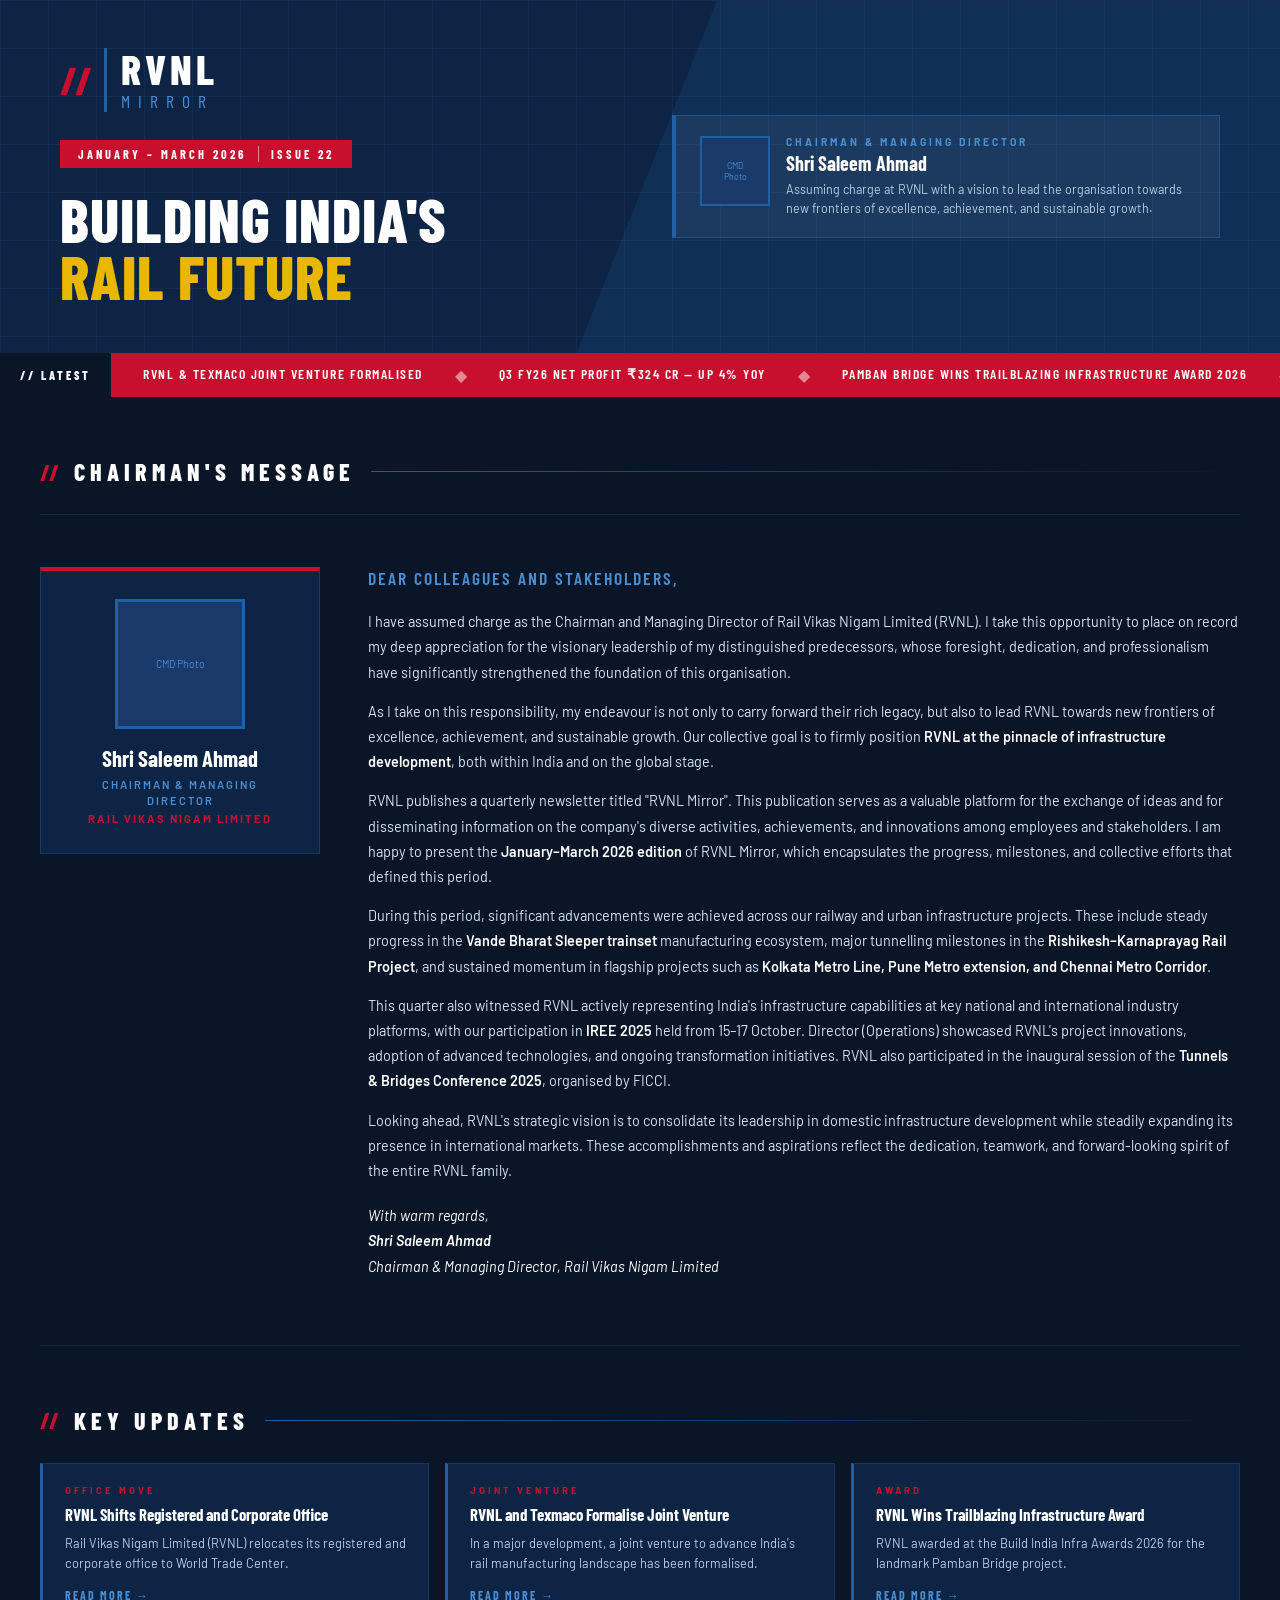
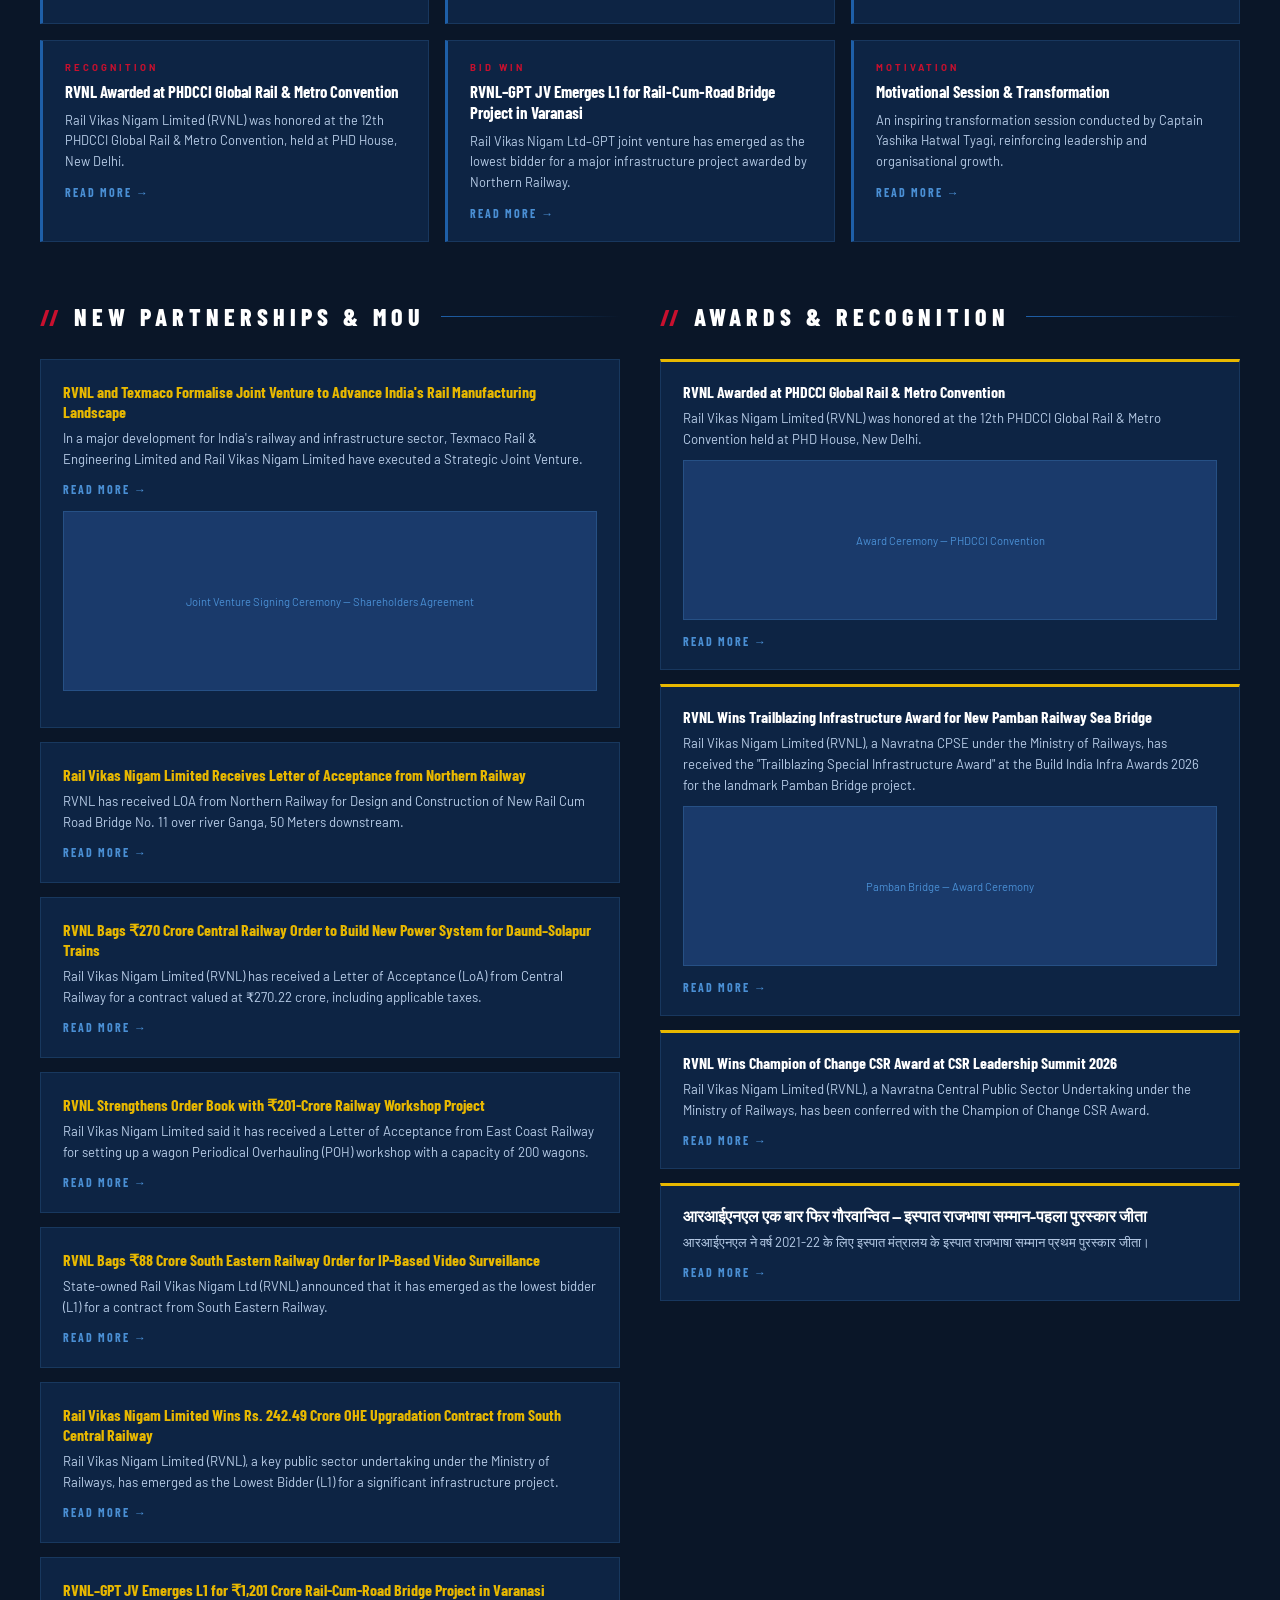
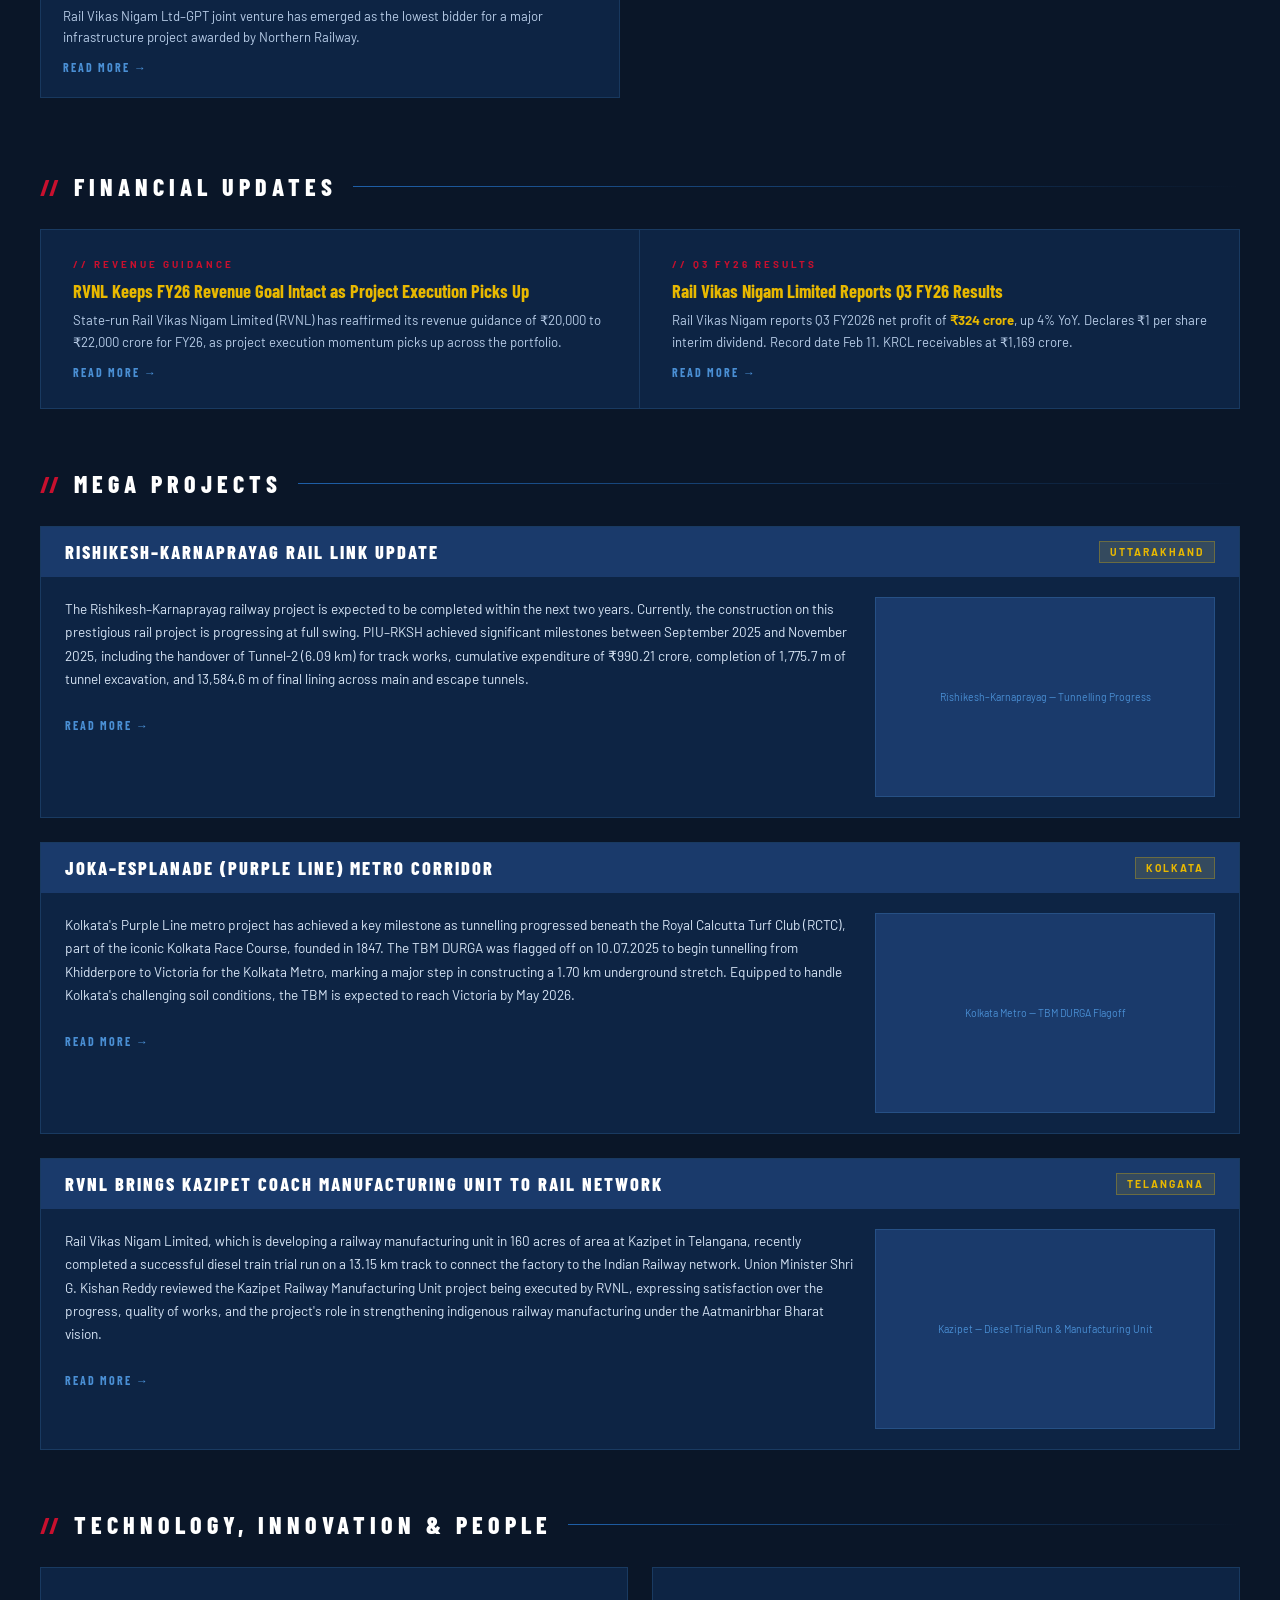
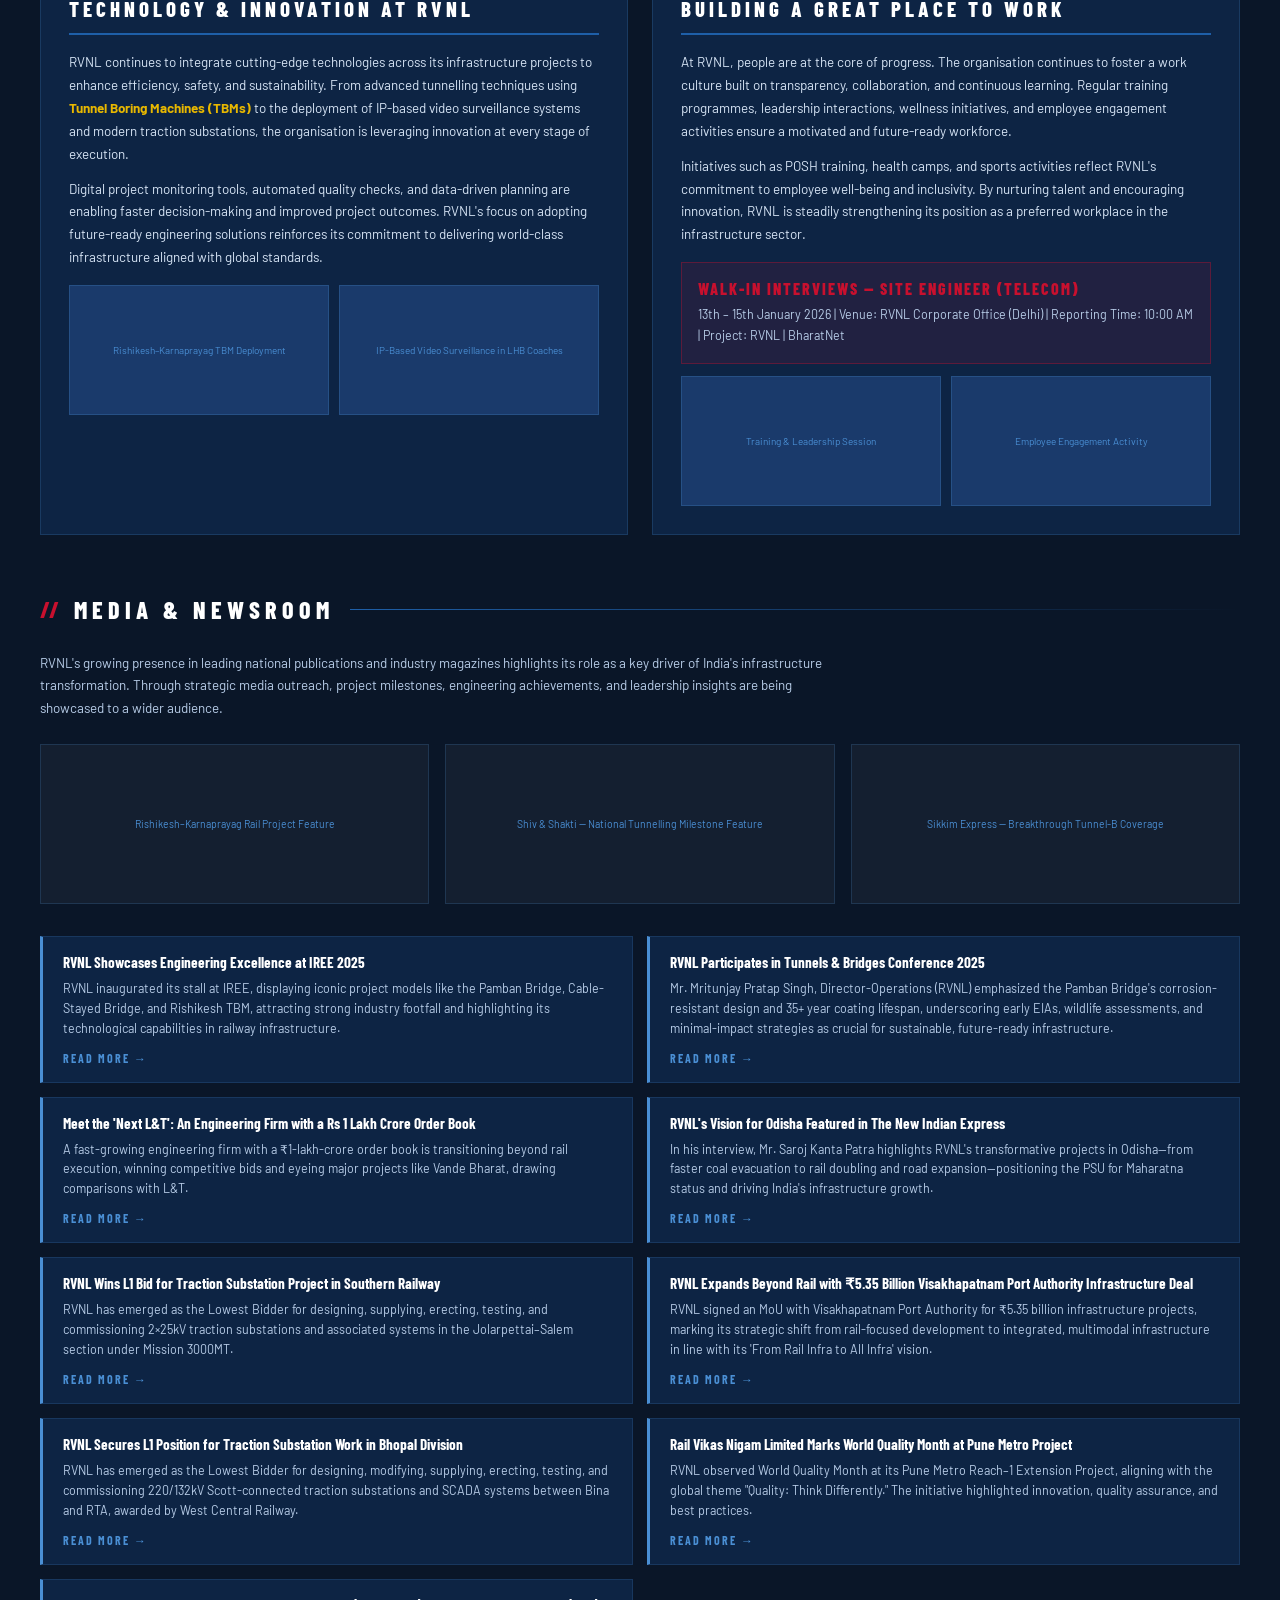
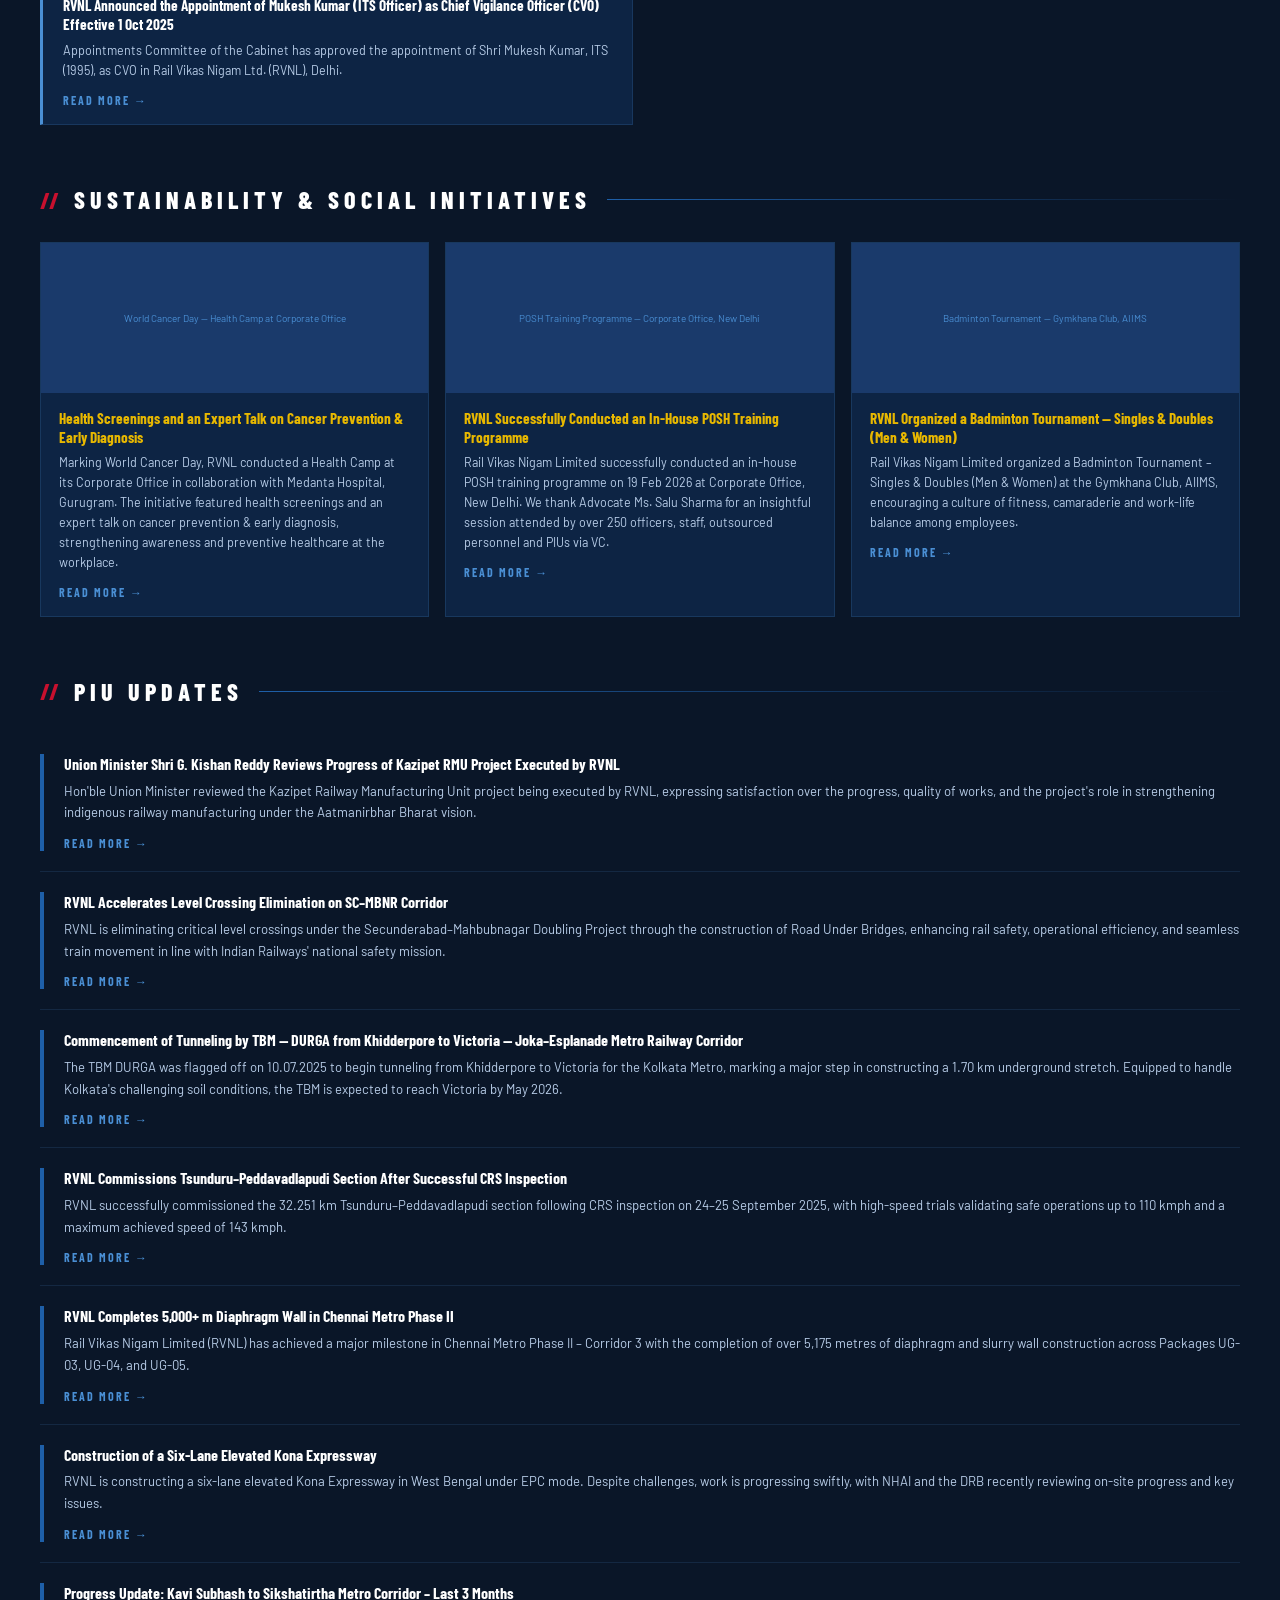
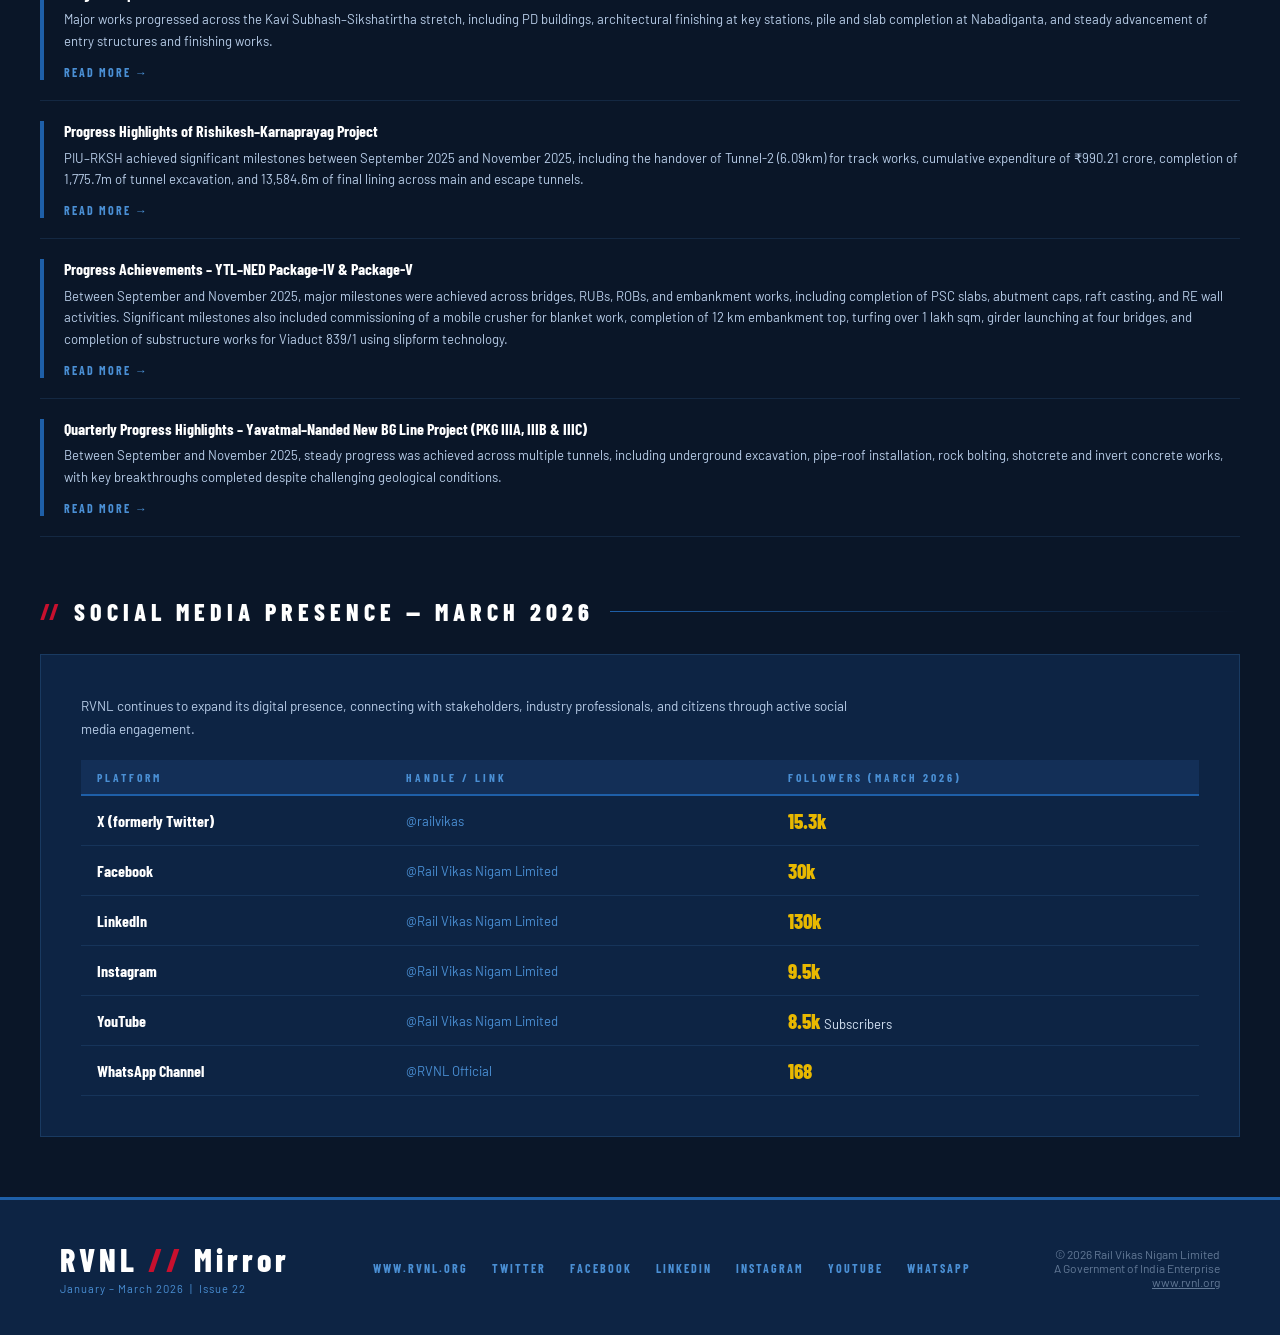
<file: index.html>
<!DOCTYPE html>
<html lang="en">
<head>
<meta charset="UTF-8">
<meta name="viewport" content="width=device-width, initial-scale=1.0">
<title>RVNL Mirror — January–March 2026 | Issue 22</title>
<link href="https://fonts.googleapis.com/css2?family=Barlow+Condensed:wght@400;600;700;800&family=Barlow:wght@300;400;500;600&display=swap" rel="stylesheet">
<style>
  :root {
    --navy: #0a1628;
    --deep-blue: #0d2444;
    --mid-blue: #1a3a6b;
    --steel: #1e5fa8;
    --accent: #c8102e;
    --accent2: #e8b800;
    --light-blue: #4a8fd4;
    --pale: #d6e4f5;
    --white: #ffffff;
    --off-white: #f0f4fb;
    --text-light: #b8cde8;
    --grid-line: rgba(74,143,212,0.15);
  }

  * { margin: 0; padding: 0; box-sizing: border-box; }

  body {
    font-family: 'Barlow', sans-serif;
    background: var(--navy);
    color: var(--white);
    overflow-x: hidden;
  }

  /* ── HEADER ── */
  .site-header {
    position: relative;
    background: var(--deep-blue);
    overflow: hidden;
    padding: 0;
  }

  .header-grid-bg {
    position: absolute; inset: 0;
    background-image:
      linear-gradient(var(--grid-line) 1px, transparent 1px),
      linear-gradient(90deg, var(--grid-line) 1px, transparent 1px);
    background-size: 48px 48px;
    opacity: 0.6;
  }

  .header-diagonal {
    position: absolute;
    bottom: -1px; right: 0;
    width: 55%;
    height: 100%;
    background: var(--steel);
    clip-path: polygon(20% 0, 100% 0, 100% 100%, 0% 100%);
    opacity: 0.18;
  }

  .header-inner {
    position: relative;
    display: grid;
    grid-template-columns: 1fr 1fr;
    min-height: 340px;
    align-items: center;
  }

  .header-left {
    padding: 48px 48px 48px 60px;
  }

  .logo-mark {
    display: flex;
    align-items: center;
    gap: 14px;
    margin-bottom: 28px;
  }

  .logo-slashes {
    font-family: 'Barlow Condensed', sans-serif;
    font-size: 2.4rem;
    font-weight: 800;
    color: var(--accent);
    letter-spacing: -2px;
    line-height: 1;
  }

  .logo-text {
    border-left: 3px solid var(--steel);
    padding-left: 14px;
  }

  .logo-text .org-name {
    font-family: 'Barlow Condensed', sans-serif;
    font-size: 2.6rem;
    font-weight: 800;
    letter-spacing: 4px;
    color: var(--white);
    line-height: 1;
    text-transform: uppercase;
  }

  .logo-text .pub-name {
    font-family: 'Barlow Condensed', sans-serif;
    font-size: 1.1rem;
    font-weight: 400;
    color: var(--light-blue);
    letter-spacing: 8px;
    text-transform: uppercase;
  }

  .issue-badge {
    display: inline-flex;
    align-items: center;
    gap: 12px;
    background: var(--accent);
    padding: 6px 18px;
    margin-bottom: 22px;
  }

  .issue-badge span {
    font-family: 'Barlow Condensed', sans-serif;
    font-size: 0.78rem;
    font-weight: 700;
    letter-spacing: 3px;
    text-transform: uppercase;
    color: var(--white);
  }

  .issue-badge .sep { width: 1px; height: 16px; background: rgba(255,255,255,0.5); }

  .header-headline {
    font-family: 'Barlow Condensed', sans-serif;
    font-size: 3.8rem;
    font-weight: 800;
    line-height: 0.95;
    text-transform: uppercase;
    color: var(--white);
    letter-spacing: 1px;
  }

  .header-headline .highlight { color: var(--accent2); display: block; }

  .header-right {
    padding: 48px 60px 48px 32px;
    display: flex;
    flex-direction: column;
    justify-content: center;
    gap: 20px;
  }

  .cmd-card {
    background: rgba(255,255,255,0.05);
    border: 1px solid rgba(74,143,212,0.25);
    border-left: 4px solid var(--steel);
    padding: 20px 24px;
    display: flex;
    align-items: flex-start;
    gap: 16px;
  }

  .cmd-photo-wrap {
    width: 70px;
    height: 70px;
    border: 2px solid var(--steel);
    flex-shrink: 0;
    overflow: hidden;
    background: var(--mid-blue);
    display: flex;
    align-items: center;
    justify-content: center;
    font-size: 0.55rem;
    color: var(--light-blue);
    text-align: center;
    padding: 4px;
  }

  .cmd-details { flex: 1; }
  .cmd-role {
    font-size: 0.65rem;
    font-weight: 700;
    letter-spacing: 3px;
    text-transform: uppercase;
    color: var(--light-blue);
    margin-bottom: 4px;
  }
  .cmd-name {
    font-family: 'Barlow Condensed', sans-serif;
    font-size: 1.25rem;
    font-weight: 700;
    color: var(--white);
    line-height: 1.1;
    margin-bottom: 6px;
  }
  .cmd-excerpt {
    font-size: 0.78rem;
    line-height: 1.5;
    color: var(--text-light);
  }

  /* ── TICKER ── */
  .ticker-bar {
    background: var(--accent);
    height: 44px;
    display: flex;
    align-items: center;
    overflow: hidden;
    position: relative;
  }
  .ticker-label {
    background: var(--navy);
    height: 100%;
    padding: 0 20px;
    display: flex;
    align-items: center;
    font-family: 'Barlow Condensed', sans-serif;
    font-size: 0.75rem;
    font-weight: 800;
    letter-spacing: 3px;
    text-transform: uppercase;
    white-space: nowrap;
    flex-shrink: 0;
    z-index: 2;
  }
  .ticker-track {
    display: flex;
    animation: ticker 38s linear infinite;
    white-space: nowrap;
  }
  .ticker-item {
    font-family: 'Barlow Condensed', sans-serif;
    font-size: 0.85rem;
    font-weight: 600;
    letter-spacing: 1.5px;
    text-transform: uppercase;
    color: var(--white);
    padding: 0 32px;
  }
  .ticker-dot { color: rgba(255,255,255,0.5); }
  @keyframes ticker {
    0% { transform: translateX(0); }
    100% { transform: translateX(-50%); }
  }

  /* ── LAYOUT WRAPPER ── */
  .page-body {
    max-width: 1280px;
    margin: 0 auto;
    padding: 0 40px;
  }

  /* ── SECTION HEADERS ── */
  .section-header {
    display: flex;
    align-items: center;
    gap: 16px;
    margin: 60px 0 28px;
  }
  .section-slash {
    font-family: 'Barlow Condensed', sans-serif;
    font-size: 1.4rem;
    font-weight: 800;
    color: var(--accent);
    letter-spacing: -1px;
  }
  .section-title {
    font-family: 'Barlow Condensed', sans-serif;
    font-size: 1.5rem;
    font-weight: 800;
    letter-spacing: 5px;
    text-transform: uppercase;
    color: var(--white);
  }
  .section-line {
    flex: 1;
    height: 1px;
    background: linear-gradient(90deg, var(--steel) 0%, transparent 100%);
  }

  /* ── CMD LETTER ── */
  .cmd-letter-section {
    padding: 52px 0;
    border-top: 1px solid var(--grid-line);
    border-bottom: 1px solid var(--grid-line);
  }
  .cmd-letter-grid {
    display: grid;
    grid-template-columns: 280px 1fr;
    gap: 48px;
    align-items: start;
  }
  .cmd-profile-card {
    background: var(--deep-blue);
    border: 1px solid rgba(74,143,212,0.2);
    border-top: 4px solid var(--accent);
    padding: 28px;
    text-align: center;
  }
  .cmd-avatar {
    width: 130px;
    height: 130px;
    border: 3px solid var(--steel);
    margin: 0 auto 16px;
    overflow: hidden;
    display: flex;
    align-items: center;
    justify-content: center;
    background: var(--mid-blue);
    color: var(--light-blue);
    font-size: 0.65rem;
    text-align: center;
    padding: 8px;
  }
  .profile-name {
    font-family: 'Barlow Condensed', sans-serif;
    font-size: 1.4rem;
    font-weight: 700;
    color: var(--white);
    margin-bottom: 6px;
  }
  .profile-role {
    font-size: 0.7rem;
    font-weight: 600;
    letter-spacing: 2px;
    text-transform: uppercase;
    color: var(--light-blue);
    line-height: 1.4;
  }
  .profile-org {
    font-size: 0.7rem;
    font-weight: 700;
    letter-spacing: 2px;
    text-transform: uppercase;
    color: var(--accent);
    margin-top: 4px;
  }
  .cmd-letter-body .salutation {
    font-family: 'Barlow Condensed', sans-serif;
    font-size: 1.1rem;
    font-weight: 600;
    color: var(--light-blue);
    letter-spacing: 2px;
    margin-bottom: 20px;
    text-transform: uppercase;
  }
  .cmd-letter-body p {
    font-size: 0.9rem;
    line-height: 1.75;
    color: var(--pale);
    margin-bottom: 14px;
  }
  .cmd-letter-body p strong { color: var(--white); font-weight: 600; }

  /* ── KEY UPDATES GRID ── */
  .key-updates-grid {
    display: grid;
    grid-template-columns: repeat(3, 1fr);
    gap: 16px;
    margin-bottom: 60px;
  }
  .update-card {
    background: var(--deep-blue);
    border: 1px solid rgba(74,143,212,0.18);
    border-left: 3px solid var(--steel);
    padding: 20px 22px;
    transition: border-left-color 0.2s, background 0.2s;
  }
  .update-card:hover {
    border-left-color: var(--accent);
    background: rgba(26,58,107,0.6);
  }
  .update-card-tag {
    font-size: 0.6rem;
    font-weight: 700;
    letter-spacing: 3px;
    text-transform: uppercase;
    color: var(--accent);
    margin-bottom: 8px;
  }
  .update-card h3 {
    font-family: 'Barlow Condensed', sans-serif;
    font-size: 1.05rem;
    font-weight: 700;
    color: var(--white);
    line-height: 1.25;
    margin-bottom: 8px;
  }
  .update-card p {
    font-size: 0.8rem;
    line-height: 1.6;
    color: var(--text-light);
    margin-bottom: 10px;
  }
  .read-link {
    font-family: 'Barlow Condensed', sans-serif;
    font-size: 0.75rem;
    font-weight: 700;
    letter-spacing: 2px;
    text-transform: uppercase;
    color: var(--light-blue);
    text-decoration: none;
    border-bottom: 1px solid transparent;
    transition: color 0.2s, border-color 0.2s;
  }
  .read-link:hover { color: var(--accent2); border-bottom-color: var(--accent2); }
  .read-link::after { content: ' →'; }

  /* ── TWO COL CONTENT ── */
  .two-col { display: grid; grid-template-columns: 1fr 1fr; gap: 40px; margin-bottom: 60px; }

  /* ── PARTNERSHIPS ── */
  .partnership-item {
    background: var(--deep-blue);
    border: 1px solid rgba(74,143,212,0.18);
    padding: 22px;
    margin-bottom: 14px;
  }
  .partnership-item h4 {
    font-family: 'Barlow Condensed', sans-serif;
    font-size: 1rem;
    font-weight: 700;
    color: var(--accent2);
    margin-bottom: 6px;
    line-height: 1.25;
  }
  .partnership-item p {
    font-size: 0.82rem;
    line-height: 1.6;
    color: var(--text-light);
    margin-bottom: 8px;
  }
  .mou-image-block {
    width: 100%;
    height: 180px;
    background: var(--mid-blue);
    display: flex;
    align-items: center;
    justify-content: center;
    font-size: 0.7rem;
    color: var(--light-blue);
    border: 1px solid rgba(74,143,212,0.25);
    margin: 14px 0;
  }

  /* ── AWARDS ── */
  .award-item {
    background: var(--deep-blue);
    border: 1px solid rgba(74,143,212,0.18);
    border-top: 3px solid var(--accent2);
    padding: 20px 22px;
    margin-bottom: 14px;
  }
  .award-item h4 {
    font-family: 'Barlow Condensed', sans-serif;
    font-size: 1rem;
    font-weight: 700;
    color: var(--white);
    margin-bottom: 6px;
    line-height: 1.25;
  }
  .award-item p {
    font-size: 0.82rem;
    line-height: 1.6;
    color: var(--text-light);
    margin-bottom: 8px;
  }
  .award-image {
    width: 100%;
    height: 160px;
    background: var(--mid-blue);
    display: flex;
    align-items: center;
    justify-content: center;
    font-size: 0.7rem;
    color: var(--light-blue);
    border: 1px solid rgba(74,143,212,0.25);
    margin: 10px 0;
  }

  /* ── FINANCIALS ── */
  .financials-strip {
    background: var(--deep-blue);
    border: 1px solid rgba(74,143,212,0.2);
    display: grid;
    grid-template-columns: 1fr 1fr;
    gap: 0;
    margin-bottom: 60px;
    overflow: hidden;
  }
  .fin-block {
    padding: 28px 32px;
    border-right: 1px solid rgba(74,143,212,0.2);
  }
  .fin-block:last-child { border-right: none; }
  .fin-tag {
    font-size: 0.62rem;
    font-weight: 700;
    letter-spacing: 3px;
    text-transform: uppercase;
    color: var(--accent);
    margin-bottom: 10px;
  }
  .fin-block h4 {
    font-family: 'Barlow Condensed', sans-serif;
    font-size: 1.15rem;
    font-weight: 700;
    color: var(--accent2);
    margin-bottom: 8px;
  }
  .fin-block p {
    font-size: 0.82rem;
    line-height: 1.65;
    color: var(--text-light);
    margin-bottom: 8px;
  }

  /* ── MEGA PROJECTS ── */
  .mega-project {
    background: var(--deep-blue);
    border: 1px solid rgba(74,143,212,0.2);
    margin-bottom: 24px;
    overflow: hidden;
  }
  .mega-project-header {
    background: var(--mid-blue);
    padding: 14px 24px;
    display: flex;
    align-items: center;
    justify-content: space-between;
  }
  .mega-project-header h3 {
    font-family: 'Barlow Condensed', sans-serif;
    font-size: 1.15rem;
    font-weight: 800;
    letter-spacing: 2px;
    text-transform: uppercase;
    color: var(--white);
  }
  .mega-project-header .location-tag {
    font-size: 0.65rem;
    font-weight: 700;
    letter-spacing: 2px;
    text-transform: uppercase;
    color: var(--accent2);
    background: rgba(232,184,0,0.12);
    padding: 4px 10px;
    border: 1px solid rgba(232,184,0,0.3);
  }
  .mega-project-body {
    padding: 20px 24px;
    display: grid;
    grid-template-columns: 1fr 340px;
    gap: 20px;
    align-items: start;
  }
  .mega-project-body p {
    font-size: 0.85rem;
    line-height: 1.7;
    color: var(--pale);
  }
  .mega-project-img {
    width: 100%;
    height: 200px;
    background: var(--mid-blue);
    display: flex;
    align-items: center;
    justify-content: center;
    font-size: 0.65rem;
    color: var(--light-blue);
    border: 1px solid rgba(74,143,212,0.25);
    overflow: hidden;
  }
  .mega-project-img img { width: 100%; height: 100%; object-fit: cover; }

  /* ── TECH & PEOPLE ── */
  .tech-split {
    display: grid;
    grid-template-columns: 1fr 1fr;
    gap: 24px;
    margin-bottom: 60px;
  }
  .info-panel {
    background: var(--deep-blue);
    border: 1px solid rgba(74,143,212,0.2);
    padding: 28px;
  }
  .info-panel-title {
    font-family: 'Barlow Condensed', sans-serif;
    font-size: 1.3rem;
    font-weight: 800;
    letter-spacing: 4px;
    text-transform: uppercase;
    color: var(--white);
    margin-bottom: 16px;
    padding-bottom: 12px;
    border-bottom: 2px solid var(--steel);
  }
  .info-panel p {
    font-size: 0.84rem;
    line-height: 1.7;
    color: var(--pale);
    margin-bottom: 12px;
  }
  .img-duo {
    display: grid;
    grid-template-columns: 1fr 1fr;
    gap: 10px;
    margin-top: 16px;
  }
  .img-placeholder {
    height: 130px;
    background: var(--mid-blue);
    display: flex;
    align-items: center;
    justify-content: center;
    font-size: 0.62rem;
    color: var(--light-blue);
    text-align: center;
    padding: 6px;
    border: 1px solid rgba(74,143,212,0.25);
    overflow: hidden;
  }
  .img-placeholder img { width: 100%; height: 100%; object-fit: cover; }
  .walk-in-box {
    margin-top: 16px;
    background: rgba(200,16,46,0.1);
    border: 1px solid rgba(200,16,46,0.35);
    padding: 16px;
  }
  .walk-in-title {
    font-family: 'Barlow Condensed', sans-serif;
    font-size: 1rem;
    font-weight: 800;
    color: var(--accent);
    letter-spacing: 2px;
    text-transform: uppercase;
    margin-bottom: 6px;
  }
  .walk-in-box p { font-size: 0.78rem; color: var(--text-light); margin: 0; }

  /* ── MEDIA ── */
  .media-grid {
    display: grid;
    grid-template-columns: repeat(2, 1fr);
    gap: 14px;
    margin-bottom: 60px;
  }
  .media-item {
    background: var(--deep-blue);
    border: 1px solid rgba(74,143,212,0.18);
    border-left: 3px solid var(--light-blue);
    padding: 16px 20px;
    transition: border-left-color 0.2s;
  }
  .media-item:hover { border-left-color: var(--accent2); }
  .media-item h4 {
    font-family: 'Barlow Condensed', sans-serif;
    font-size: 0.95rem;
    font-weight: 700;
    color: var(--white);
    margin-bottom: 6px;
    line-height: 1.3;
  }
  .media-item p {
    font-size: 0.78rem;
    line-height: 1.6;
    color: var(--text-light);
    margin-bottom: 8px;
  }

  /* ── SUSTAINABILITY ── */
  .sustain-cards {
    display: grid;
    grid-template-columns: repeat(3, 1fr);
    gap: 16px;
    margin-bottom: 60px;
  }
  .sustain-card {
    background: var(--deep-blue);
    border: 1px solid rgba(74,143,212,0.18);
    overflow: hidden;
  }
  .sustain-card-img {
    height: 150px;
    background: var(--mid-blue);
    display: flex;
    align-items: center;
    justify-content: center;
    font-size: 0.62rem;
    color: var(--light-blue);
    text-align: center;
    padding: 6px;
    overflow: hidden;
  }
  .sustain-card-img img { width: 100%; height: 100%; object-fit: cover; }
  .sustain-card-body { padding: 16px 18px; }
  .sustain-card-body h4 {
    font-family: 'Barlow Condensed', sans-serif;
    font-size: 0.95rem;
    font-weight: 700;
    color: var(--accent2);
    margin-bottom: 6px;
    line-height: 1.25;
  }
  .sustain-card-body p {
    font-size: 0.78rem;
    line-height: 1.6;
    color: var(--text-light);
    margin-bottom: 8px;
  }

  /* ── PIU UPDATES ── */
  .piu-list { margin-bottom: 60px; }
  .piu-item {
    border-bottom: 1px solid var(--grid-line);
    padding: 20px 0;
    display: grid;
    grid-template-columns: 4px 1fr;
    gap: 20px;
    align-items: start;
  }
  .piu-stripe { background: var(--steel); height: 100%; min-height: 40px; }
  .piu-item h4 {
    font-family: 'Barlow Condensed', sans-serif;
    font-size: 1rem;
    font-weight: 700;
    color: var(--white);
    margin-bottom: 6px;
    line-height: 1.3;
  }
  .piu-item p {
    font-size: 0.82rem;
    line-height: 1.65;
    color: var(--text-light);
    margin-bottom: 8px;
  }

  /* ── SOCIAL ── */
  .social-section {
    background: var(--deep-blue);
    border: 1px solid rgba(74,143,212,0.2);
    padding: 40px;
    margin-bottom: 60px;
  }
  .social-grid {
    display: grid;
    grid-template-columns: repeat(3, 1fr);
    gap: 0;
    margin-top: 28px;
  }
  .social-row {
    display: contents;
  }
  .social-table {
    width: 100%;
    border-collapse: collapse;
    margin-top: 20px;
  }
  .social-table th {
    font-family: 'Barlow Condensed', sans-serif;
    font-size: 0.72rem;
    font-weight: 700;
    letter-spacing: 3px;
    text-transform: uppercase;
    color: var(--light-blue);
    text-align: left;
    padding: 10px 16px;
    background: rgba(26,58,107,0.5);
    border-bottom: 2px solid var(--steel);
  }
  .social-table td {
    padding: 12px 16px;
    font-size: 0.82rem;
    color: var(--pale);
    border-bottom: 1px solid var(--grid-line);
    vertical-align: middle;
  }
  .social-table td a {
    color: var(--light-blue);
    text-decoration: none;
  }
  .social-table td a:hover { color: var(--accent2); }
  .followers-num {
    font-family: 'Barlow Condensed', sans-serif;
    font-size: 1.3rem;
    font-weight: 800;
    color: var(--accent2);
  }
  .social-platform {
    font-family: 'Barlow Condensed', sans-serif;
    font-size: 1rem;
    font-weight: 700;
    color: var(--white);
  }

  /* ── FOOTER ── */
  .site-footer {
    background: var(--deep-blue);
    border-top: 3px solid var(--steel);
    padding: 40px 60px;
    display: flex;
    align-items: center;
    justify-content: space-between;
    gap: 32px;
  }
  .footer-logo {
    font-family: 'Barlow Condensed', sans-serif;
    font-size: 2rem;
    font-weight: 800;
    letter-spacing: 4px;
    color: var(--white);
  }
  .footer-logo span { color: var(--accent); }
  .footer-links {
    display: flex;
    gap: 24px;
    flex-wrap: wrap;
  }
  .footer-links a {
    font-family: 'Barlow Condensed', sans-serif;
    font-size: 0.75rem;
    font-weight: 700;
    letter-spacing: 2px;
    text-transform: uppercase;
    color: var(--light-blue);
    text-decoration: none;
    transition: color 0.2s;
  }
  .footer-links a:hover { color: var(--accent2); }
  .footer-copy {
    font-size: 0.75rem;
    color: rgba(184,205,232,0.5);
    text-align: right;
  }
  .footer-copy a { color: rgba(184,205,232,0.5); }

  /* ── MEDIA NEWSPAPER CLIP ── */
  .newspaper-clips {
    display: grid;
    grid-template-columns: repeat(3, 1fr);
    gap: 16px;
    margin-bottom: 32px;
  }
  .clip {
    background: rgba(255,255,255,0.04);
    border: 1px solid rgba(74,143,212,0.2);
    height: 160px;
    display: flex;
    align-items: center;
    justify-content: center;
    font-size: 0.65rem;
    color: var(--light-blue);
    text-align: center;
    padding: 8px;
    overflow: hidden;
  }
  .clip img { width: 100%; height: 100%; object-fit: cover; }

  /* image caption placeholder helper */
  .section-desc {
    font-size: 0.84rem;
    line-height: 1.7;
    color: var(--text-light);
    margin-bottom: 24px;
    max-width: 800px;
  }

  @media (max-width: 900px) {
    .header-inner { grid-template-columns: 1fr; }
    .key-updates-grid { grid-template-columns: 1fr 1fr; }
    .two-col { grid-template-columns: 1fr; }
    .tech-split { grid-template-columns: 1fr; }
    .sustain-cards { grid-template-columns: 1fr 1fr; }
    .newspaper-clips { grid-template-columns: 1fr 1fr; }
    .mega-project-body { grid-template-columns: 1fr; }
    .social-table { font-size: 0.75rem; }
  }
</style>
</head>
<body>

<!-- ═══════════════════════════════ HEADER ═══════════════════════════════ -->
<header class="site-header">
  <div class="header-grid-bg"></div>
  <div class="header-diagonal"></div>
  <div class="header-inner">
    <div class="header-left">
      <div class="logo-mark">
        <span class="logo-slashes">//</span>
        <div class="logo-text">
          <div class="org-name">RVNL</div>
          <div class="pub-name">Mirror</div>
        </div>
      </div>
      <div class="issue-badge">
        <span>January – March 2026</span>
        <span class="sep"></span>
        <span>Issue 22</span>
      </div>
      <h1 class="header-headline">
        Building India's
        <span class="highlight">Rail Future</span>
      </h1>
    </div>
    <div class="header-right">
      <div class="cmd-card">
        <div class="cmd-photo-wrap">CMD<br>Photo</div>
        <div class="cmd-details">
          <div class="cmd-role">Chairman & Managing Director</div>
          <div class="cmd-name">Shri Saleem Ahmad</div>
          <div class="cmd-excerpt">Assuming charge at RVNL with a vision to lead the organisation towards new frontiers of excellence, achievement, and sustainable growth.</div>
        </div>
      </div>
    </div>
  </div>
</header>

<!-- ═══════════════════════════════ TICKER ═══════════════════════════════ -->
<div class="ticker-bar">
  <div class="ticker-label">// LATEST</div>
  <div class="ticker-track">
    <span class="ticker-item">RVNL &amp; Texmaco Joint Venture Formalised</span><span class="ticker-dot">◆</span>
    <span class="ticker-item">Q3 FY26 Net Profit ₹324 Cr — Up 4% YoY</span><span class="ticker-dot">◆</span>
    <span class="ticker-item">Pamban Bridge Wins Trailblazing Infrastructure Award 2026</span><span class="ticker-dot">◆</span>
    <span class="ticker-item">RVNL Shifts Corporate Office to World Trade Center</span><span class="ticker-dot">◆</span>
    <span class="ticker-item">RVNL–GPT JV Emerges L1 for ₹1,201 Cr Varanasi Bridge</span><span class="ticker-dot">◆</span>
    <span class="ticker-item">Kolkata Purple Line Tunnelling Beneath RCTC Achieved</span><span class="ticker-dot">◆</span>
    <span class="ticker-item">RVNL &amp; Texmaco Joint Venture Formalised</span><span class="ticker-dot">◆</span>
    <span class="ticker-item">Q3 FY26 Net Profit ₹324 Cr — Up 4% YoY</span><span class="ticker-dot">◆</span>
    <span class="ticker-item">Pamban Bridge Wins Trailblazing Infrastructure Award 2026</span><span class="ticker-dot">◆</span>
    <span class="ticker-item">RVNL Shifts Corporate Office to World Trade Center</span><span class="ticker-dot">◆</span>
    <span class="ticker-item">RVNL–GPT JV Emerges L1 for ₹1,201 Cr Varanasi Bridge</span><span class="ticker-dot">◆</span>
    <span class="ticker-item">Kolkata Purple Line Tunnelling Beneath RCTC Achieved</span><span class="ticker-dot">◆</span>
  </div>
</div>

<!-- ═══════════════════════════════ BODY ═══════════════════════════════ -->
<div class="page-body">

  <!-- CMD MESSAGE -->
  <div class="section-header">
    <span class="section-slash">//</span>
    <span class="section-title">Chairman's Message</span>
    <div class="section-line"></div>
  </div>

  <div class="cmd-letter-section">
    <div class="cmd-letter-grid">
      <div class="cmd-profile-card">
        <div class="cmd-avatar">CMD Photo</div>
        <div class="profile-name">Shri Saleem Ahmad</div>
        <div class="profile-role">Chairman &amp; Managing Director</div>
        <div class="profile-org">Rail Vikas Nigam Limited</div>
      </div>
      <div class="cmd-letter-body">
        <div class="salutation">Dear Colleagues and Stakeholders,</div>
        <p>I have assumed charge as the Chairman and Managing Director of Rail Vikas Nigam Limited (RVNL). I take this opportunity to place on record my deep appreciation for the visionary leadership of my distinguished predecessors, whose foresight, dedication, and professionalism have significantly strengthened the foundation of this organisation.</p>
        <p>As I take on this responsibility, my endeavour is not only to carry forward their rich legacy, but also to lead RVNL towards new frontiers of excellence, achievement, and sustainable growth. Our collective goal is to firmly position <strong>RVNL at the pinnacle of infrastructure development</strong>, both within India and on the global stage.</p>
        <p>RVNL publishes a quarterly newsletter titled "RVNL Mirror". This publication serves as a valuable platform for the exchange of ideas and for disseminating information on the company's diverse activities, achievements, and innovations among employees and stakeholders. I am happy to present the <strong>January–March 2026 edition</strong> of RVNL Mirror, which encapsulates the progress, milestones, and collective efforts that defined this period.</p>
        <p>During this period, significant advancements were achieved across our railway and urban infrastructure projects. These include steady progress in the <strong>Vande Bharat Sleeper trainset</strong> manufacturing ecosystem, major tunnelling milestones in the <strong>Rishikesh–Karnaprayag Rail Project</strong>, and sustained momentum in flagship projects such as <strong>Kolkata Metro Line, Pune Metro extension, and Chennai Metro Corridor</strong>.</p>
        <p>This quarter also witnessed RVNL actively representing India's infrastructure capabilities at key national and international industry platforms, with our participation in <strong>IREE 2025</strong> held from 15–17 October. Director (Operations) showcased RVNL's project innovations, adoption of advanced technologies, and ongoing transformation initiatives. RVNL also participated in the inaugural session of the <strong>Tunnels &amp; Bridges Conference 2025</strong>, organised by FICCI.</p>
        <p>Looking ahead, RVNL's strategic vision is to consolidate its leadership in domestic infrastructure development while steadily expanding its presence in international markets. These accomplishments and aspirations reflect the dedication, teamwork, and forward-looking spirit of the entire RVNL family.</p>
        <p style="margin-top:20px; font-style:italic; color: var(--white);">With warm regards,<br><strong>Shri Saleem Ahmad</strong><br>Chairman &amp; Managing Director, Rail Vikas Nigam Limited</p>
      </div>
    </div>
  </div>

  <!-- KEY UPDATES -->
  <div class="section-header">
    <span class="section-slash">//</span>
    <span class="section-title">Key Updates</span>
    <div class="section-line"></div>
  </div>

  <div class="key-updates-grid">
    <div class="update-card">
      <div class="update-card-tag">Office Move</div>
      <h3>RVNL Shifts Registered and Corporate Office</h3>
      <p>Rail Vikas Nigam Limited (RVNL) relocates its registered and corporate office to World Trade Center.</p>
      <a href="https://www.rvnl.org" class="read-link">Read more</a>
    </div>
    <div class="update-card">
      <div class="update-card-tag">Joint Venture</div>
      <h3>RVNL and Texmaco Formalise Joint Venture</h3>
      <p>In a major development, a joint venture to advance India's rail manufacturing landscape has been formalised.</p>
      <a href="https://www.rvnl.org" class="read-link">Read more</a>
    </div>
    <div class="update-card">
      <div class="update-card-tag">Award</div>
      <h3>RVNL Wins Trailblazing Infrastructure Award</h3>
      <p>RVNL awarded at the Build India Infra Awards 2026 for the landmark Pamban Bridge project.</p>
      <a href="https://www.rvnl.org" class="read-link">Read more</a>
    </div>
    <div class="update-card">
      <div class="update-card-tag">Recognition</div>
      <h3>RVNL Awarded at PHDCCI Global Rail &amp; Metro Convention</h3>
      <p>Rail Vikas Nigam Limited (RVNL) was honored at the 12th PHDCCI Global Rail &amp; Metro Convention, held at PHD House, New Delhi.</p>
      <a href="https://www.rvnl.org" class="read-link">Read more</a>
    </div>
    <div class="update-card">
      <div class="update-card-tag">Bid Win</div>
      <h3>RVNL–GPT JV Emerges L1 for Rail-Cum-Road Bridge Project in Varanasi</h3>
      <p>Rail Vikas Nigam Ltd–GPT joint venture has emerged as the lowest bidder for a major infrastructure project awarded by Northern Railway.</p>
      <a href="https://www.rvnl.org" class="read-link">Read more</a>
    </div>
    <div class="update-card">
      <div class="update-card-tag">Motivation</div>
      <h3>Motivational Session &amp; Transformation</h3>
      <p>An inspiring transformation session conducted by Captain Yashika Hatwal Tyagi, reinforcing leadership and organisational growth.</p>
      <a href="https://www.rvnl.org" class="read-link">Read more</a>
    </div>
  </div>

  <!-- PARTNERSHIPS & AWARDS -->
  <div class="two-col">
    <div>
      <div class="section-header" style="margin-top:0">
        <span class="section-slash">//</span>
        <span class="section-title">New Partnerships &amp; MOU</span>
        <div class="section-line"></div>
      </div>

      <div class="partnership-item">
        <h4>RVNL and Texmaco Formalise Joint Venture to Advance India's Rail Manufacturing Landscape</h4>
        <p>In a major development for India's railway and infrastructure sector, Texmaco Rail &amp; Engineering Limited and Rail Vikas Nigam Limited have executed a Strategic Joint Venture.</p>
        <a href="https://www.rvnl.org" class="read-link">Read more</a>
        <div class="mou-image-block">Joint Venture Signing Ceremony — Shareholders Agreement</div>
      </div>

      <div class="partnership-item">
        <h4>Rail Vikas Nigam Limited Receives Letter of Acceptance from Northern Railway</h4>
        <p>RVNL has received LOA from Northern Railway for Design and Construction of New Rail Cum Road Bridge No. 11 over river Ganga, 50 Meters downstream.</p>
        <a href="https://www.rvnl.org" class="read-link">Read more</a>
      </div>

      <div class="partnership-item">
        <h4>RVNL Bags ₹270 Crore Central Railway Order to Build New Power System for Daund–Solapur Trains</h4>
        <p>Rail Vikas Nigam Limited (RVNL) has received a Letter of Acceptance (LoA) from Central Railway for a contract valued at ₹270.22 crore, including applicable taxes.</p>
        <a href="https://www.rvnl.org" class="read-link">Read more</a>
      </div>

      <div class="partnership-item">
        <h4>RVNL Strengthens Order Book with ₹201-Crore Railway Workshop Project</h4>
        <p>Rail Vikas Nigam Limited said it has received a Letter of Acceptance from East Coast Railway for setting up a wagon Periodical Overhauling (POH) workshop with a capacity of 200 wagons.</p>
        <a href="https://www.rvnl.org" class="read-link">Read more</a>
      </div>

      <div class="partnership-item">
        <h4>RVNL Bags ₹88 Crore South Eastern Railway Order for IP-Based Video Surveillance</h4>
        <p>State-owned Rail Vikas Nigam Ltd (RVNL) announced that it has emerged as the lowest bidder (L1) for a contract from South Eastern Railway.</p>
        <a href="https://www.rvnl.org" class="read-link">Read more</a>
      </div>

      <div class="partnership-item">
        <h4>Rail Vikas Nigam Limited Wins Rs. 242.49 Crore OHE Upgradation Contract from South Central Railway</h4>
        <p>Rail Vikas Nigam Limited (RVNL), a key public sector undertaking under the Ministry of Railways, has emerged as the Lowest Bidder (L1) for a significant infrastructure project.</p>
        <a href="https://www.rvnl.org" class="read-link">Read more</a>
      </div>

      <div class="partnership-item">
        <h4>RVNL–GPT JV Emerges L1 for ₹1,201 Crore Rail-Cum-Road Bridge Project in Varanasi</h4>
        <p>Rail Vikas Nigam Ltd–GPT joint venture has emerged as the lowest bidder for a major infrastructure project awarded by Northern Railway.</p>
        <a href="https://www.rvnl.org" class="read-link">Read more</a>
      </div>
    </div>

    <div>
      <div class="section-header" style="margin-top:0">
        <span class="section-slash">//</span>
        <span class="section-title">Awards &amp; Recognition</span>
        <div class="section-line"></div>
      </div>

      <div class="award-item">
        <h4>RVNL Awarded at PHDCCI Global Rail &amp; Metro Convention</h4>
        <p>Rail Vikas Nigam Limited (RVNL) was honored at the 12th PHDCCI Global Rail &amp; Metro Convention held at PHD House, New Delhi.</p>
        <div class="award-image">Award Ceremony — PHDCCI Convention</div>
        <a href="https://www.rvnl.org" class="read-link">Read more</a>
      </div>

      <div class="award-item">
        <h4>RVNL Wins Trailblazing Infrastructure Award for New Pamban Railway Sea Bridge</h4>
        <p>Rail Vikas Nigam Limited (RVNL), a Navratna CPSE under the Ministry of Railways, has received the "Trailblazing Special Infrastructure Award" at the Build India Infra Awards 2026 for the landmark Pamban Bridge project.</p>
        <div class="award-image">Pamban Bridge — Award Ceremony</div>
        <a href="https://www.rvnl.org" class="read-link">Read more</a>
      </div>

      <div class="award-item">
        <h4>RVNL Wins Champion of Change CSR Award at CSR Leadership Summit 2026</h4>
        <p>Rail Vikas Nigam Limited (RVNL), a Navratna Central Public Sector Undertaking under the Ministry of Railways, has been conferred with the Champion of Change CSR Award.</p>
        <a href="https://www.rvnl.org" class="read-link">Read more</a>
      </div>

      <div class="award-item">
        <h4>आरआईएनएल एक बार फिर गौरवान्वित — इस्पात राजभाषा सम्मान–पहला पुरस्कार जीता</h4>
        <p>आरआईएनएल ने वर्ष 2021-22 के लिए इस्पात मंत्रालय के इस्पात राजभाषा सम्मान प्रथम पुरस्कार जीता।</p>
        <a href="https://www.rvnl.org" class="read-link">Read more</a>
      </div>
    </div>
  </div>

  <!-- FINANCIALS -->
  <div class="section-header">
    <span class="section-slash">//</span>
    <span class="section-title">Financial Updates</span>
    <div class="section-line"></div>
  </div>

  <div class="financials-strip">
    <div class="fin-block">
      <div class="fin-tag">// Revenue Guidance</div>
      <h4>RVNL Keeps FY26 Revenue Goal Intact as Project Execution Picks Up</h4>
      <p>State-run Rail Vikas Nigam Limited (RVNL) has reaffirmed its revenue guidance of ₹20,000 to ₹22,000 crore for FY26, as project execution momentum picks up across the portfolio.</p>
      <a href="https://www.rvnl.org" class="read-link">Read more</a>
    </div>
    <div class="fin-block">
      <div class="fin-tag">// Q3 FY26 Results</div>
      <h4>Rail Vikas Nigam Limited Reports Q3 FY26 Results</h4>
      <p>Rail Vikas Nigam reports Q3 FY2026 net profit of <strong style="color:var(--accent2)">₹324 crore</strong>, up 4% YoY. Declares ₹1 per share interim dividend. Record date Feb 11. KRCL receivables at ₹1,169 crore.</p>
      <a href="https://www.rvnl.org" class="read-link">Read more</a>
    </div>
  </div>

  <!-- MEGA PROJECTS -->
  <div class="section-header">
    <span class="section-slash">//</span>
    <span class="section-title">Mega Projects</span>
    <div class="section-line"></div>
  </div>

  <div class="mega-project">
    <div class="mega-project-header">
      <h3>Rishikesh–Karnaprayag Rail Link Update</h3>
      <span class="location-tag">Uttarakhand</span>
    </div>
    <div class="mega-project-body">
      <p>The Rishikesh–Karnaprayag railway project is expected to be completed within the next two years. Currently, the construction on this prestigious rail project is progressing at full swing. PIU–RKSH achieved significant milestones between September 2025 and November 2025, including the handover of Tunnel-2 (6.09 km) for track works, cumulative expenditure of ₹990.21 crore, completion of 1,775.7 m of tunnel excavation, and 13,584.6 m of final lining across main and escape tunnels.<br><br><a href="https://www.rvnl.org" class="read-link">Read more</a></p>
      <div class="mega-project-img">Rishikesh–Karnaprayag — Tunnelling Progress</div>
    </div>
  </div>

  <div class="mega-project">
    <div class="mega-project-header">
      <h3>Joka–Esplanade (Purple Line) Metro Corridor</h3>
      <span class="location-tag">Kolkata</span>
    </div>
    <div class="mega-project-body">
      <p>Kolkata's Purple Line metro project has achieved a key milestone as tunnelling progressed beneath the Royal Calcutta Turf Club (RCTC), part of the iconic Kolkata Race Course, founded in 1847. The TBM DURGA was flagged off on 10.07.2025 to begin tunnelling from Khidderpore to Victoria for the Kolkata Metro, marking a major step in constructing a 1.70 km underground stretch. Equipped to handle Kolkata's challenging soil conditions, the TBM is expected to reach Victoria by May 2026.<br><br><a href="https://www.rvnl.org" class="read-link">Read more</a></p>
      <div class="mega-project-img">Kolkata Metro — TBM DURGA Flagoff</div>
    </div>
  </div>

  <div class="mega-project" style="margin-bottom:60px">
    <div class="mega-project-header">
      <h3>RVNL Brings Kazipet Coach Manufacturing Unit to Rail Network</h3>
      <span class="location-tag">Telangana</span>
    </div>
    <div class="mega-project-body">
      <p>Rail Vikas Nigam Limited, which is developing a railway manufacturing unit in 160 acres of area at Kazipet in Telangana, recently completed a successful diesel train trial run on a 13.15 km track to connect the factory to the Indian Railway network. Union Minister Shri G. Kishan Reddy reviewed the Kazipet Railway Manufacturing Unit project being executed by RVNL, expressing satisfaction over the progress, quality of works, and the project's role in strengthening indigenous railway manufacturing under the Aatmanirbhar Bharat vision.<br><br><a href="https://www.rvnl.org" class="read-link">Read more</a></p>
      <div class="mega-project-img">Kazipet — Diesel Trial Run &amp; Manufacturing Unit</div>
    </div>
  </div>

  <!-- TECHNOLOGY & PEOPLE -->
  <div class="section-header">
    <span class="section-slash">//</span>
    <span class="section-title">Technology, Innovation &amp; People</span>
    <div class="section-line"></div>
  </div>

  <div class="tech-split">
    <div class="info-panel">
      <div class="info-panel-title">Technology &amp; Innovation at RVNL</div>
      <p>RVNL continues to integrate cutting-edge technologies across its infrastructure projects to enhance efficiency, safety, and sustainability. From advanced tunnelling techniques using <strong style="color:var(--accent2)">Tunnel Boring Machines (TBMs)</strong> to the deployment of IP-based video surveillance systems and modern traction substations, the organisation is leveraging innovation at every stage of execution.</p>
      <p>Digital project monitoring tools, automated quality checks, and data-driven planning are enabling faster decision-making and improved project outcomes. RVNL's focus on adopting future-ready engineering solutions reinforces its commitment to delivering world-class infrastructure aligned with global standards.</p>
      <div class="img-duo">
        <div class="img-placeholder">Rishikesh–Karnaprayag TBM Deployment</div>
        <div class="img-placeholder">IP-Based Video Surveillance in LHB Coaches</div>
      </div>
    </div>
    <div class="info-panel">
      <div class="info-panel-title">Building a Great Place to Work</div>
      <p>At RVNL, people are at the core of progress. The organisation continues to foster a work culture built on transparency, collaboration, and continuous learning. Regular training programmes, leadership interactions, wellness initiatives, and employee engagement activities ensure a motivated and future-ready workforce.</p>
      <p>Initiatives such as POSH training, health camps, and sports activities reflect RVNL's commitment to employee well-being and inclusivity. By nurturing talent and encouraging innovation, RVNL is steadily strengthening its position as a preferred workplace in the infrastructure sector.</p>
      <div class="walk-in-box">
        <div class="walk-in-title">Walk-in Interviews — Site Engineer (Telecom)</div>
        <p>13th – 15th January 2026 | Venue: RVNL Corporate Office (Delhi) | Reporting Time: 10:00 AM | Project: RVNL | BharatNet</p>
      </div>
      <div class="img-duo" style="margin-top:12px">
        <div class="img-placeholder">Training &amp; Leadership Session</div>
        <div class="img-placeholder">Employee Engagement Activity</div>
      </div>
    </div>
  </div>

  <!-- MEDIA & NEWSROOM -->
  <div class="section-header">
    <span class="section-slash">//</span>
    <span class="section-title">Media &amp; Newsroom</span>
    <div class="section-line"></div>
  </div>

  <div class="section-desc">RVNL's growing presence in leading national publications and industry magazines highlights its role as a key driver of India's infrastructure transformation. Through strategic media outreach, project milestones, engineering achievements, and leadership insights are being showcased to a wider audience.</div>

  <div class="newspaper-clips">
    <div class="clip">Rishikesh–Karnaprayag Rail Project Feature</div>
    <div class="clip">Shiv &amp; Shakti — National Tunnelling Milestone Feature</div>
    <div class="clip">Sikkim Express — Breakthrough Tunnel-B Coverage</div>
  </div>

  <div class="media-grid">
    <div class="media-item">
      <h4>RVNL Showcases Engineering Excellence at IREE 2025</h4>
      <p>RVNL inaugurated its stall at IREE, displaying iconic project models like the Pamban Bridge, Cable-Stayed Bridge, and Rishikesh TBM, attracting strong industry footfall and highlighting its technological capabilities in railway infrastructure.</p>
      <a href="https://www.rvnl.org" class="read-link">Read more</a>
    </div>
    <div class="media-item">
      <h4>RVNL Participates in Tunnels &amp; Bridges Conference 2025</h4>
      <p>Mr. Mritunjay Pratap Singh, Director-Operations (RVNL) emphasized the Pamban Bridge's corrosion-resistant design and 35+ year coating lifespan, underscoring early EIAs, wildlife assessments, and minimal-impact strategies as crucial for sustainable, future-ready infrastructure.</p>
      <a href="https://www.rvnl.org" class="read-link">Read more</a>
    </div>
    <div class="media-item">
      <h4>Meet the 'Next L&amp;T': An Engineering Firm with a Rs 1 Lakh Crore Order Book</h4>
      <p>A fast-growing engineering firm with a ₹1-lakh-crore order book is transitioning beyond rail execution, winning competitive bids and eyeing major projects like Vande Bharat, drawing comparisons with L&amp;T.</p>
      <a href="https://www.rvnl.org" class="read-link">Read more</a>
    </div>
    <div class="media-item">
      <h4>RVNL's Vision for Odisha Featured in The New Indian Express</h4>
      <p>In his interview, Mr. Saroj Kanta Patra highlights RVNL's transformative projects in Odisha—from faster coal evacuation to rail doubling and road expansion—positioning the PSU for Maharatna status and driving India's infrastructure growth.</p>
      <a href="https://www.rvnl.org" class="read-link">Read more</a>
    </div>
    <div class="media-item">
      <h4>RVNL Wins L1 Bid for Traction Substation Project in Southern Railway</h4>
      <p>RVNL has emerged as the Lowest Bidder for designing, supplying, erecting, testing, and commissioning 2×25kV traction substations and associated systems in the Jolarpettai–Salem section under Mission 3000MT.</p>
      <a href="https://www.rvnl.org" class="read-link">Read more</a>
    </div>
    <div class="media-item">
      <h4>RVNL Expands Beyond Rail with ₹5.35 Billion Visakhapatnam Port Authority Infrastructure Deal</h4>
      <p>RVNL signed an MoU with Visakhapatnam Port Authority for ₹5.35 billion infrastructure projects, marking its strategic shift from rail-focused development to integrated, multimodal infrastructure in line with its 'From Rail Infra to All Infra' vision.</p>
      <a href="https://www.rvnl.org" class="read-link">Read more</a>
    </div>
    <div class="media-item">
      <h4>RVNL Secures L1 Position for Traction Substation Work in Bhopal Division</h4>
      <p>RVNL has emerged as the Lowest Bidder for designing, modifying, supplying, erecting, testing, and commissioning 220/132kV Scott-connected traction substations and SCADA systems between Bina and RTA, awarded by West Central Railway.</p>
      <a href="https://www.rvnl.org" class="read-link">Read more</a>
    </div>
    <div class="media-item">
      <h4>Rail Vikas Nigam Limited Marks World Quality Month at Pune Metro Project</h4>
      <p>RVNL observed World Quality Month at its Pune Metro Reach–1 Extension Project, aligning with the global theme "Quality: Think Differently." The initiative highlighted innovation, quality assurance, and best practices.</p>
      <a href="https://www.rvnl.org" class="read-link">Read more</a>
    </div>
    <div class="media-item">
      <h4>RVNL Announced the Appointment of Mukesh Kumar (ITS Officer) as Chief Vigilance Officer (CVO) Effective 1 Oct 2025</h4>
      <p>Appointments Committee of the Cabinet has approved the appointment of Shri Mukesh Kumar, ITS (1995), as CVO in Rail Vikas Nigam Ltd. (RVNL), Delhi.</p>
      <a href="https://www.rvnl.org" class="read-link">Read more</a>
    </div>
  </div>

  <!-- SUSTAINABILITY -->
  <div class="section-header">
    <span class="section-slash">//</span>
    <span class="section-title">Sustainability &amp; Social Initiatives</span>
    <div class="section-line"></div>
  </div>

  <div class="sustain-cards">
    <div class="sustain-card">
      <div class="sustain-card-img">World Cancer Day — Health Camp at Corporate Office</div>
      <div class="sustain-card-body">
        <h4>Health Screenings and an Expert Talk on Cancer Prevention &amp; Early Diagnosis</h4>
        <p>Marking World Cancer Day, RVNL conducted a Health Camp at its Corporate Office in collaboration with Medanta Hospital, Gurugram. The initiative featured health screenings and an expert talk on cancer prevention &amp; early diagnosis, strengthening awareness and preventive healthcare at the workplace.</p>
        <a href="https://www.rvnl.org" class="read-link">Read more</a>
      </div>
    </div>
    <div class="sustain-card">
      <div class="sustain-card-img">POSH Training Programme — Corporate Office, New Delhi</div>
      <div class="sustain-card-body">
        <h4>RVNL Successfully Conducted an In-House POSH Training Programme</h4>
        <p>Rail Vikas Nigam Limited successfully conducted an in-house POSH training programme on 19 Feb 2026 at Corporate Office, New Delhi. We thank Advocate Ms. Salu Sharma for an insightful session attended by over 250 officers, staff, outsourced personnel and PIUs via VC.</p>
        <a href="https://www.rvnl.org" class="read-link">Read more</a>
      </div>
    </div>
    <div class="sustain-card">
      <div class="sustain-card-img">Badminton Tournament — Gymkhana Club, AIIMS</div>
      <div class="sustain-card-body">
        <h4>RVNL Organized a Badminton Tournament — Singles &amp; Doubles (Men &amp; Women)</h4>
        <p>Rail Vikas Nigam Limited organized a Badminton Tournament – Singles &amp; Doubles (Men &amp; Women) at the Gymkhana Club, AIIMS, encouraging a culture of fitness, camaraderie and work-life balance among employees.</p>
        <a href="https://www.rvnl.org" class="read-link">Read more</a>
      </div>
    </div>
  </div>

  <!-- PIU UPDATES -->
  <div class="section-header">
    <span class="section-slash">//</span>
    <span class="section-title">PIU Updates</span>
    <div class="section-line"></div>
  </div>

  <div class="piu-list">
    <div class="piu-item">
      <div class="piu-stripe"></div>
      <div>
        <h4>Union Minister Shri G. Kishan Reddy Reviews Progress of Kazipet RMU Project Executed by RVNL</h4>
        <p>Hon'ble Union Minister reviewed the Kazipet Railway Manufacturing Unit project being executed by RVNL, expressing satisfaction over the progress, quality of works, and the project's role in strengthening indigenous railway manufacturing under the Aatmanirbhar Bharat vision.</p>
        <a href="https://www.rvnl.org" class="read-link">Read more</a>
      </div>
    </div>
    <div class="piu-item">
      <div class="piu-stripe"></div>
      <div>
        <h4>RVNL Accelerates Level Crossing Elimination on SC–MBNR Corridor</h4>
        <p>RVNL is eliminating critical level crossings under the Secunderabad–Mahbubnagar Doubling Project through the construction of Road Under Bridges, enhancing rail safety, operational efficiency, and seamless train movement in line with Indian Railways' national safety mission.</p>
        <a href="https://www.rvnl.org" class="read-link">Read more</a>
      </div>
    </div>
    <div class="piu-item">
      <div class="piu-stripe"></div>
      <div>
        <h4>Commencement of Tunneling by TBM — DURGA from Khidderpore to Victoria — Joka–Esplanade Metro Railway Corridor</h4>
        <p>The TBM DURGA was flagged off on 10.07.2025 to begin tunneling from Khidderpore to Victoria for the Kolkata Metro, marking a major step in constructing a 1.70 km underground stretch. Equipped to handle Kolkata's challenging soil conditions, the TBM is expected to reach Victoria by May 2026.</p>
        <a href="https://www.rvnl.org" class="read-link">Read more</a>
      </div>
    </div>
    <div class="piu-item">
      <div class="piu-stripe"></div>
      <div>
        <h4>RVNL Commissions Tsunduru–Peddavadlapudi Section After Successful CRS Inspection</h4>
        <p>RVNL successfully commissioned the 32.251 km Tsunduru–Peddavadlapudi section following CRS inspection on 24–25 September 2025, with high-speed trials validating safe operations up to 110 kmph and a maximum achieved speed of 143 kmph.</p>
        <a href="https://www.rvnl.org" class="read-link">Read more</a>
      </div>
    </div>
    <div class="piu-item">
      <div class="piu-stripe"></div>
      <div>
        <h4>RVNL Completes 5,000+ m Diaphragm Wall in Chennai Metro Phase II</h4>
        <p>Rail Vikas Nigam Limited (RVNL) has achieved a major milestone in Chennai Metro Phase II – Corridor 3 with the completion of over 5,175 metres of diaphragm and slurry wall construction across Packages UG-03, UG-04, and UG-05.</p>
        <a href="https://www.rvnl.org" class="read-link">Read more</a>
      </div>
    </div>
    <div class="piu-item">
      <div class="piu-stripe"></div>
      <div>
        <h4>Construction of a Six-Lane Elevated Kona Expressway</h4>
        <p>RVNL is constructing a six-lane elevated Kona Expressway in West Bengal under EPC mode. Despite challenges, work is progressing swiftly, with NHAI and the DRB recently reviewing on-site progress and key issues.</p>
        <a href="https://www.rvnl.org" class="read-link">Read more</a>
      </div>
    </div>
    <div class="piu-item">
      <div class="piu-stripe"></div>
      <div>
        <h4>Progress Update: Kavi Subhash to Sikshatirtha Metro Corridor – Last 3 Months</h4>
        <p>Major works progressed across the Kavi Subhash–Sikshatirtha stretch, including PD buildings, architectural finishing at key stations, pile and slab completion at Nabadiganta, and steady advancement of entry structures and finishing works.</p>
        <a href="https://www.rvnl.org" class="read-link">Read more</a>
      </div>
    </div>
    <div class="piu-item">
      <div class="piu-stripe"></div>
      <div>
        <h4>Progress Highlights of Rishikesh–Karnaprayag Project</h4>
        <p>PIU–RKSH achieved significant milestones between September 2025 and November 2025, including the handover of Tunnel-2 (6.09km) for track works, cumulative expenditure of ₹990.21 crore, completion of 1,775.7m of tunnel excavation, and 13,584.6m of final lining across main and escape tunnels.</p>
        <a href="https://www.rvnl.org" class="read-link">Read more</a>
      </div>
    </div>
    <div class="piu-item">
      <div class="piu-stripe"></div>
      <div>
        <h4>Progress Achievements – YTL–NED Package-IV &amp; Package-V</h4>
        <p>Between September and November 2025, major milestones were achieved across bridges, RUBs, ROBs, and embankment works, including completion of PSC slabs, abutment caps, raft casting, and RE wall activities. Significant milestones also included commissioning of a mobile crusher for blanket work, completion of 12 km embankment top, turfing over 1 lakh sqm, girder launching at four bridges, and completion of substructure works for Viaduct 839/1 using slipform technology.</p>
        <a href="https://www.rvnl.org" class="read-link">Read more</a>
      </div>
    </div>
    <div class="piu-item">
      <div class="piu-stripe"></div>
      <div>
        <h4>Quarterly Progress Highlights – Yavatmal–Nanded New BG Line Project (PKG IIIA, IIIB &amp; IIIC)</h4>
        <p>Between September and November 2025, steady progress was achieved across multiple tunnels, including underground excavation, pipe-roof installation, rock bolting, shotcrete and invert concrete works, with key breakthroughs completed despite challenging geological conditions.</p>
        <a href="https://www.rvnl.org" class="read-link">Read more</a>
      </div>
    </div>
  </div>

  <!-- SOCIAL MEDIA -->
  <div class="section-header">
    <span class="section-slash">//</span>
    <span class="section-title">Social Media Presence — March 2026</span>
    <div class="section-line"></div>
  </div>

  <div class="social-section">
    <div class="section-desc" style="margin-bottom:0">RVNL continues to expand its digital presence, connecting with stakeholders, industry professionals, and citizens through active social media engagement.</div>
    <table class="social-table">
      <thead>
        <tr>
          <th>Platform</th>
          <th>Handle / Link</th>
          <th>Followers (March 2026)</th>
        </tr>
      </thead>
      <tbody>
        <tr>
          <td><span class="social-platform">X (formerly Twitter)</span></td>
          <td><a href="https://x.com/railvikas" target="_blank">@railvikas</a></td>
          <td><span class="followers-num">15.3k</span></td>
        </tr>
        <tr>
          <td><span class="social-platform">Facebook</span></td>
          <td><a href="https://www.facebook.com/railvikasindia" target="_blank">@Rail Vikas Nigam Limited</a></td>
          <td><span class="followers-num">30k</span></td>
        </tr>
        <tr>
          <td><span class="social-platform">LinkedIn</span></td>
          <td><a href="https://in.linkedin.com/company/rvnl" target="_blank">@Rail Vikas Nigam Limited</a></td>
          <td><span class="followers-num">130k</span></td>
        </tr>
        <tr>
          <td><span class="social-platform">Instagram</span></td>
          <td><a href="https://www.instagram.com/rvnl_official/" target="_blank">@Rail Vikas Nigam Limited</a></td>
          <td><span class="followers-num">9.5k</span></td>
        </tr>
        <tr>
          <td><span class="social-platform">YouTube</span></td>
          <td><a href="https://www.youtube.com/c/RailVikasNigamLimited" target="_blank">@Rail Vikas Nigam Limited</a></td>
          <td><span class="followers-num">8.5k</span> Subscribers</td>
        </tr>
        <tr>
          <td><span class="social-platform">WhatsApp Channel</span></td>
          <td><a href="https://whatsapp.com/channel/0029VbBQXFY4inow1b2i5o0Y" target="_blank">@RVNL Official</a></td>
          <td><span class="followers-num">168</span></td>
        </tr>
      </tbody>
    </table>
  </div>

</div><!-- /page-body -->

<!-- ═══════════════════════════════ FOOTER ═══════════════════════════════ -->
<footer class="site-footer">
  <div>
    <div class="footer-logo">RVNL <span>//</span> Mirror</div>
    <div style="font-size:0.7rem;color:var(--light-blue);margin-top:4px;letter-spacing:1px;">January – March 2026 &nbsp;|&nbsp; Issue 22</div>
  </div>
  <div class="footer-links">
    <a href="https://www.rvnl.org" target="_blank">www.rvnl.org</a>
    <a href="https://x.com/railvikas" target="_blank">Twitter</a>
    <a href="https://www.facebook.com/railvikasindia" target="_blank">Facebook</a>
    <a href="https://in.linkedin.com/company/rvnl" target="_blank">LinkedIn</a>
    <a href="https://www.instagram.com/rvnl_official/" target="_blank">Instagram</a>
    <a href="https://www.youtube.com/c/RailVikasNigamLimited" target="_blank">YouTube</a>
    <a href="https://whatsapp.com/channel/0029VbBQXFY4inow1b2i5o0Y" target="_blank">WhatsApp</a>
  </div>
  <div class="footer-copy">
    &copy; 2026 Rail Vikas Nigam Limited<br>
    A Government of India Enterprise<br>
    <a href="https://www.rvnl.org" target="_blank">www.rvnl.org</a>
  </div>
</footer>

</body>
</html>
</file>
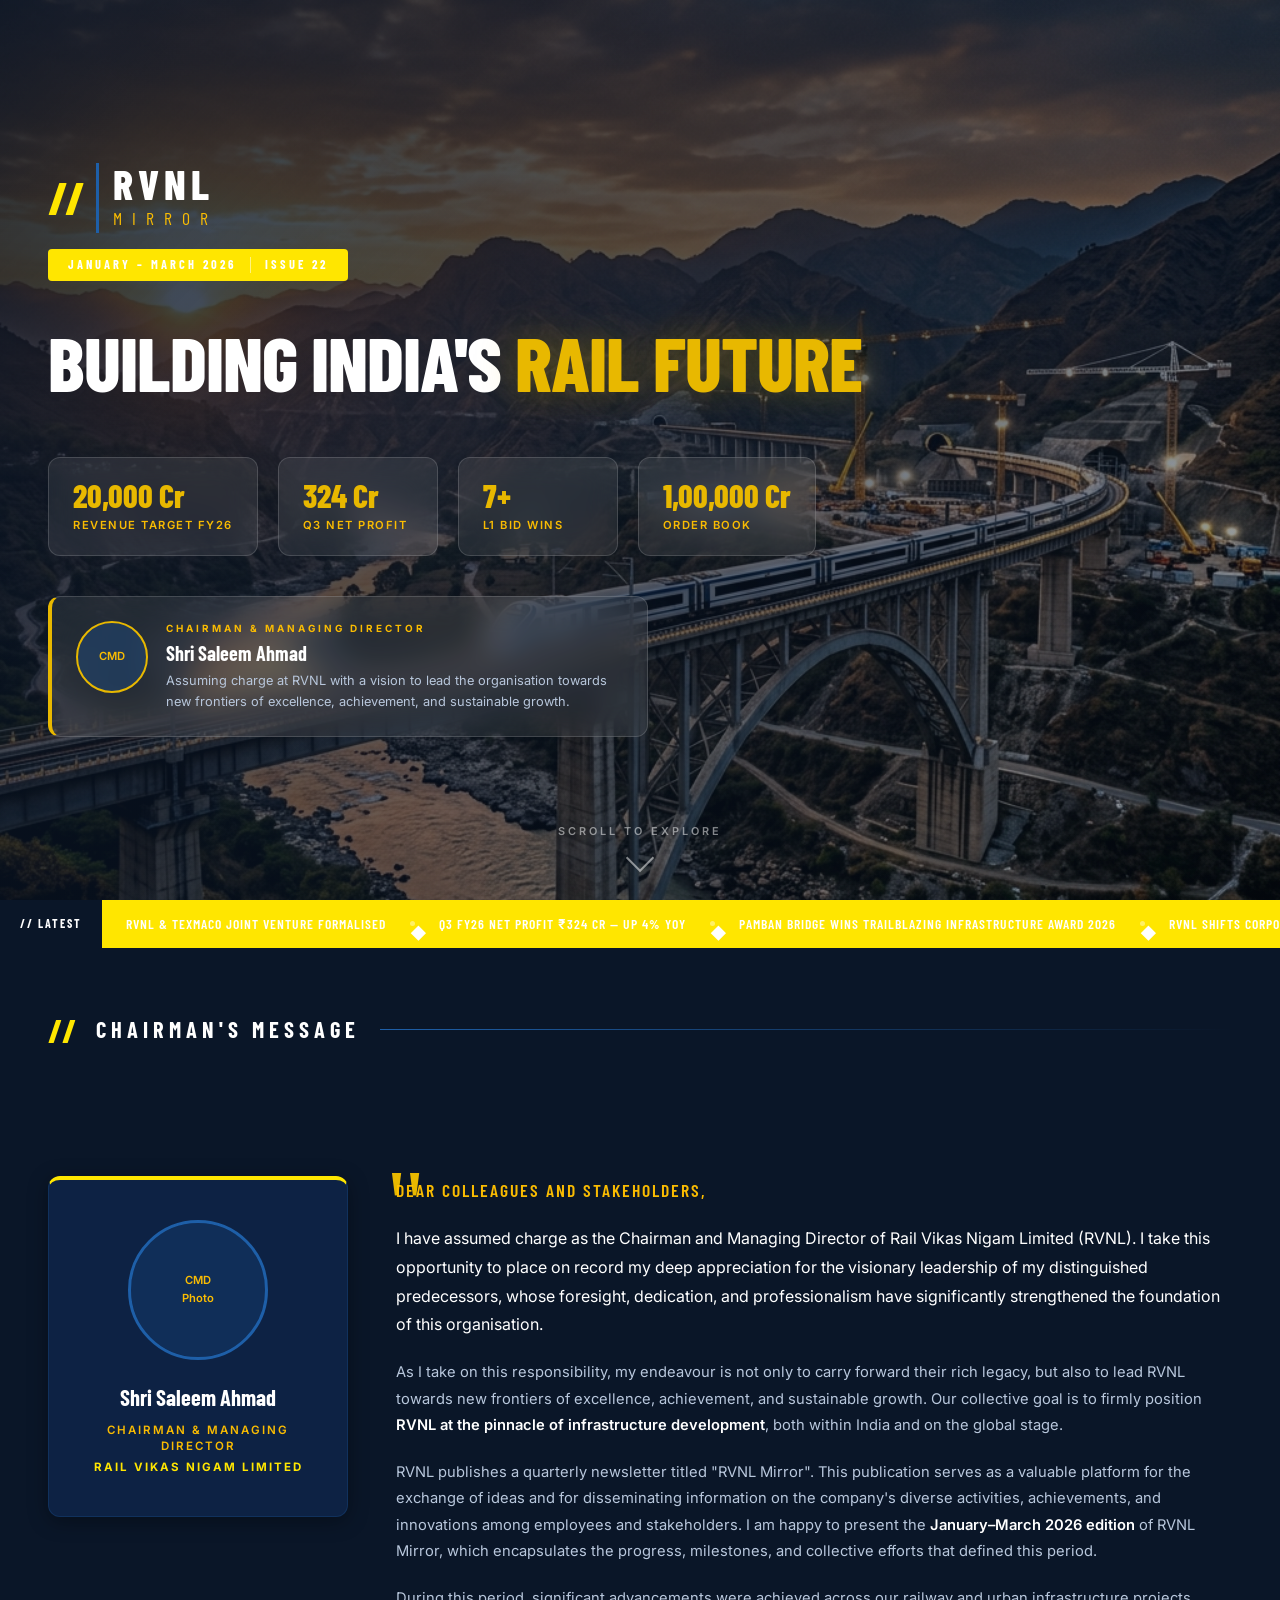
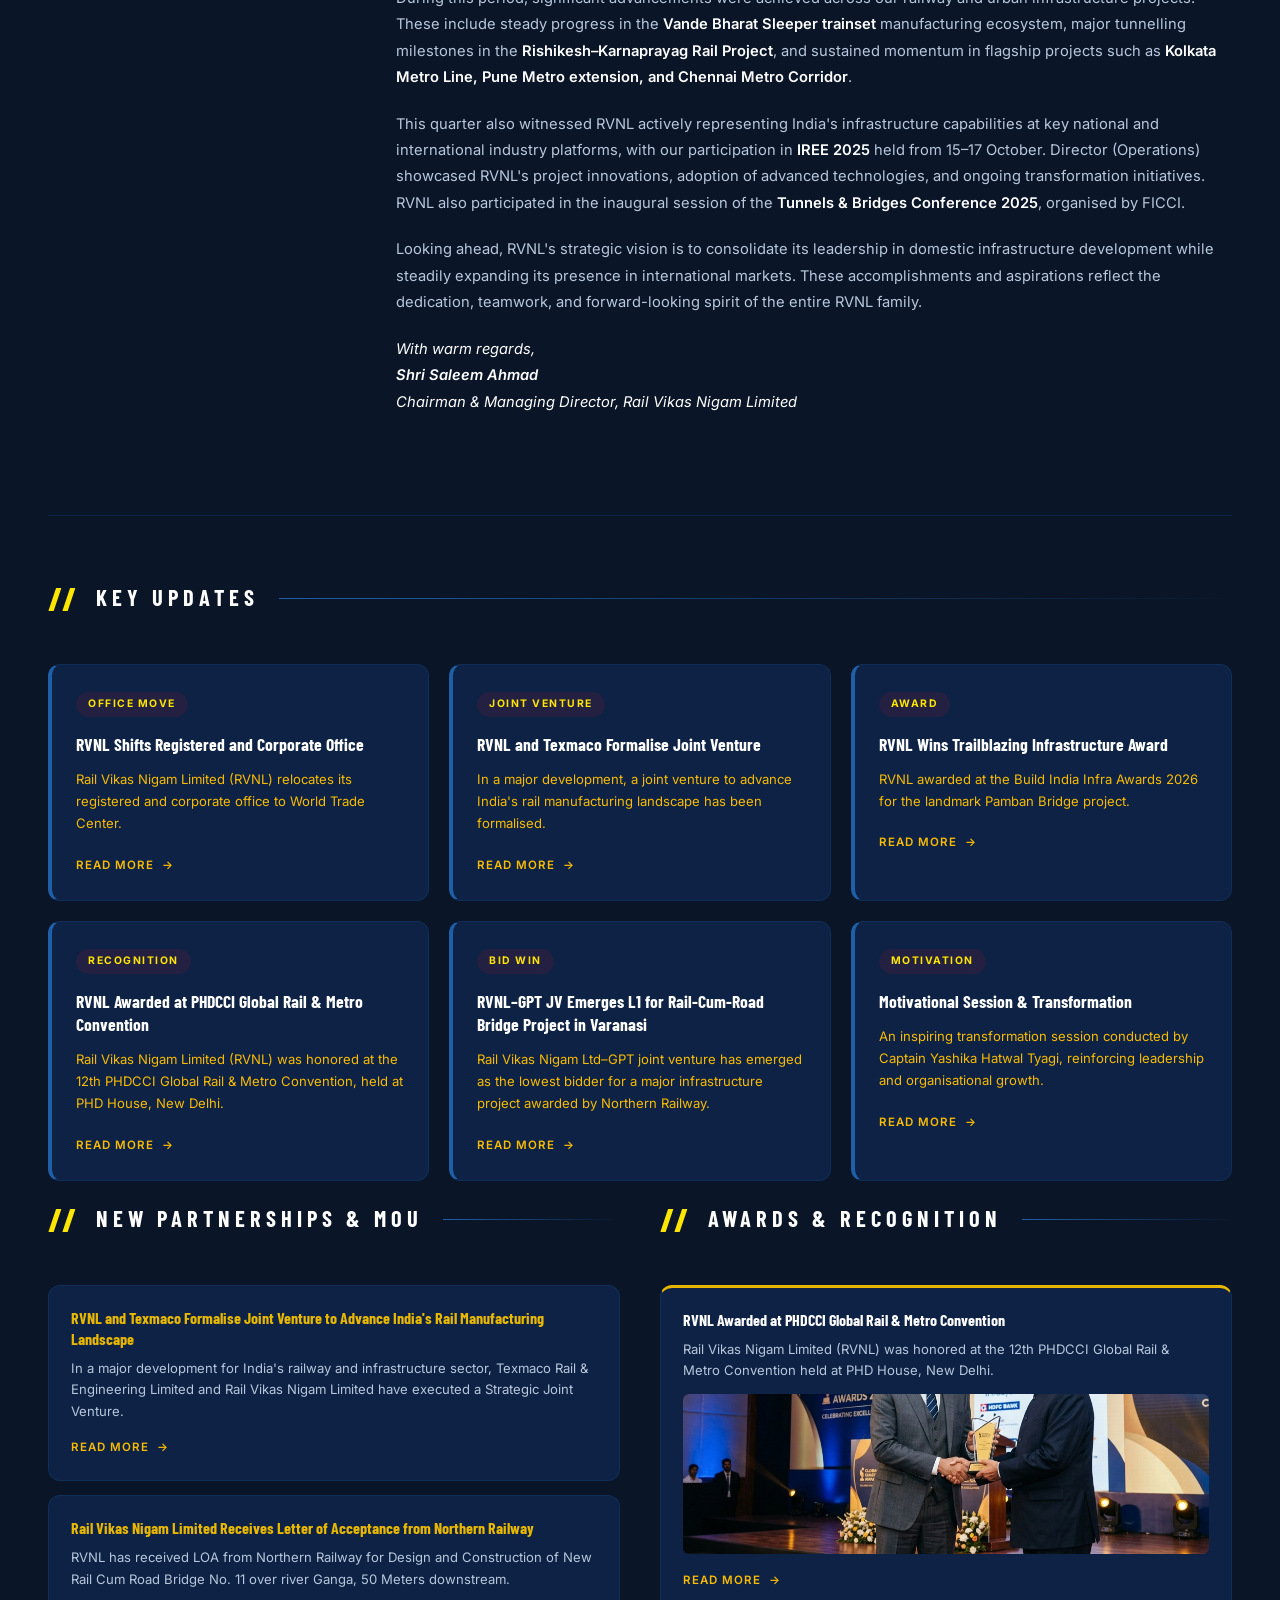
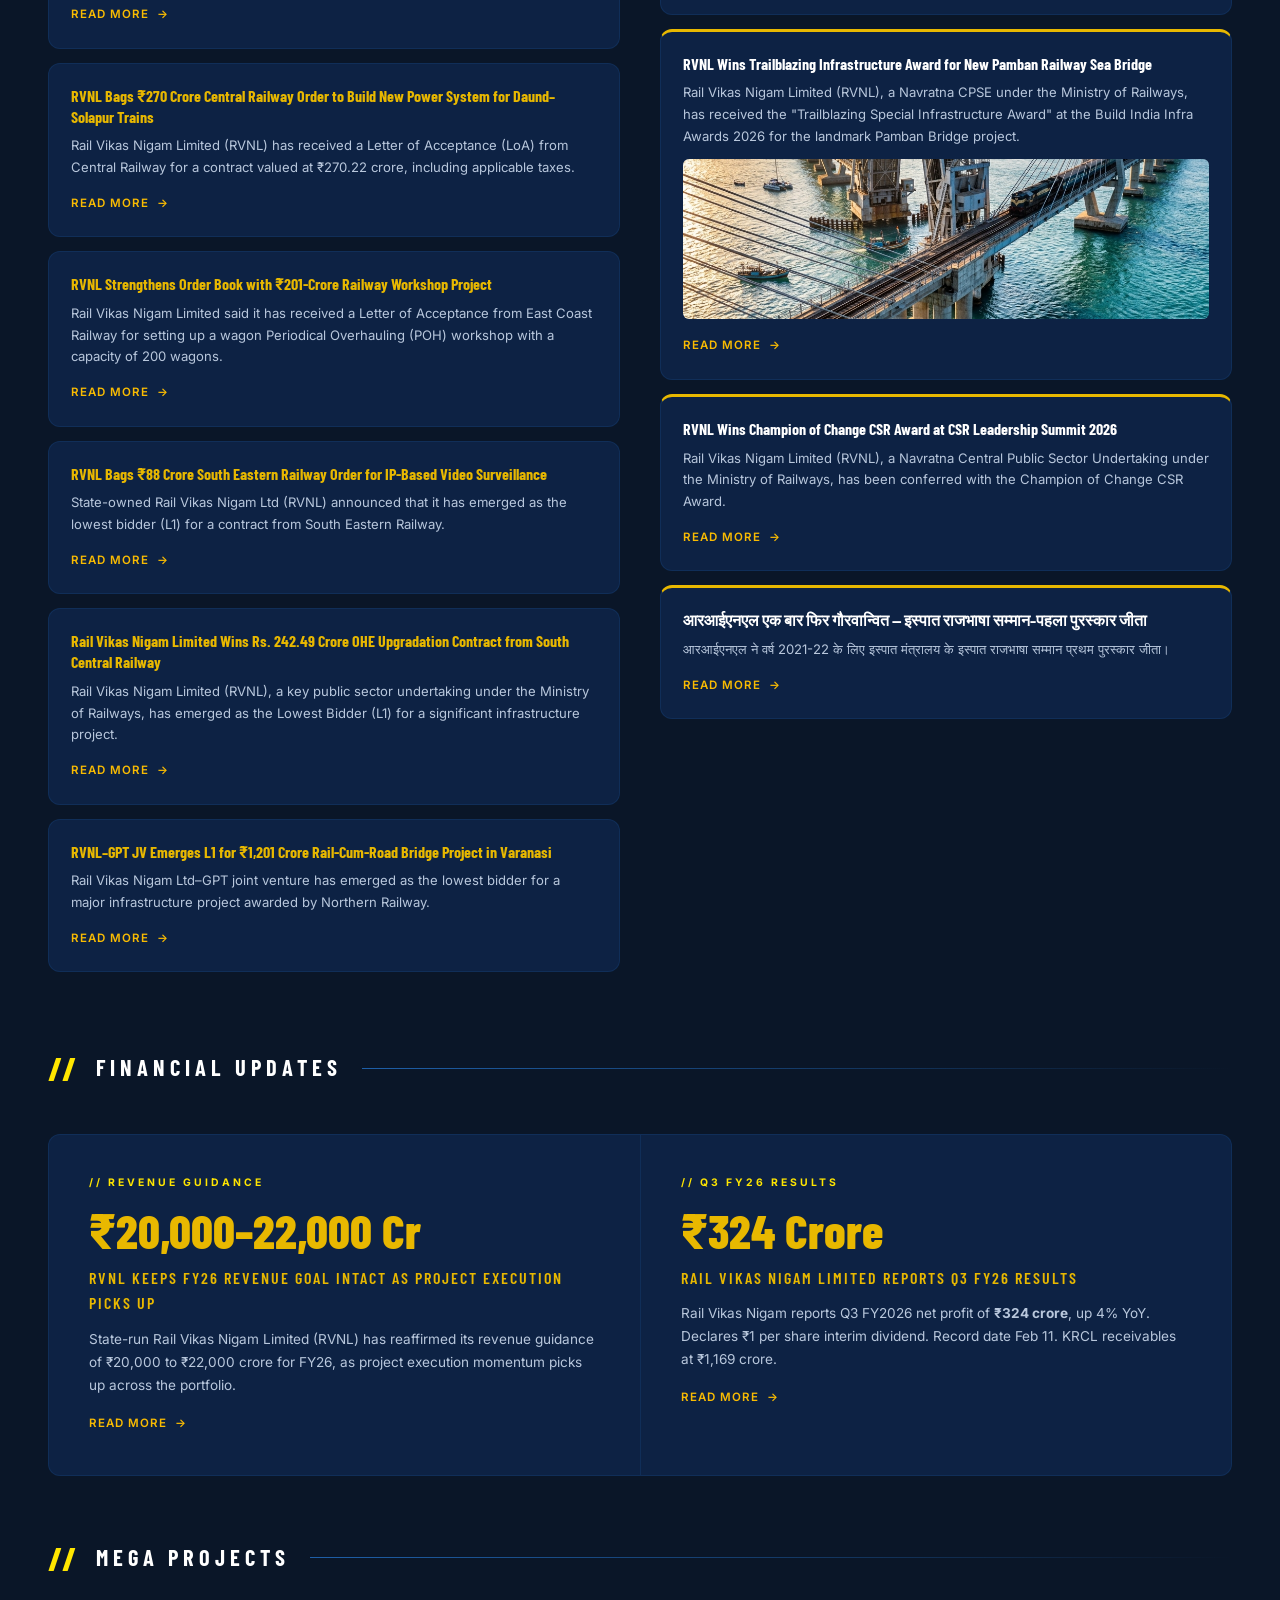
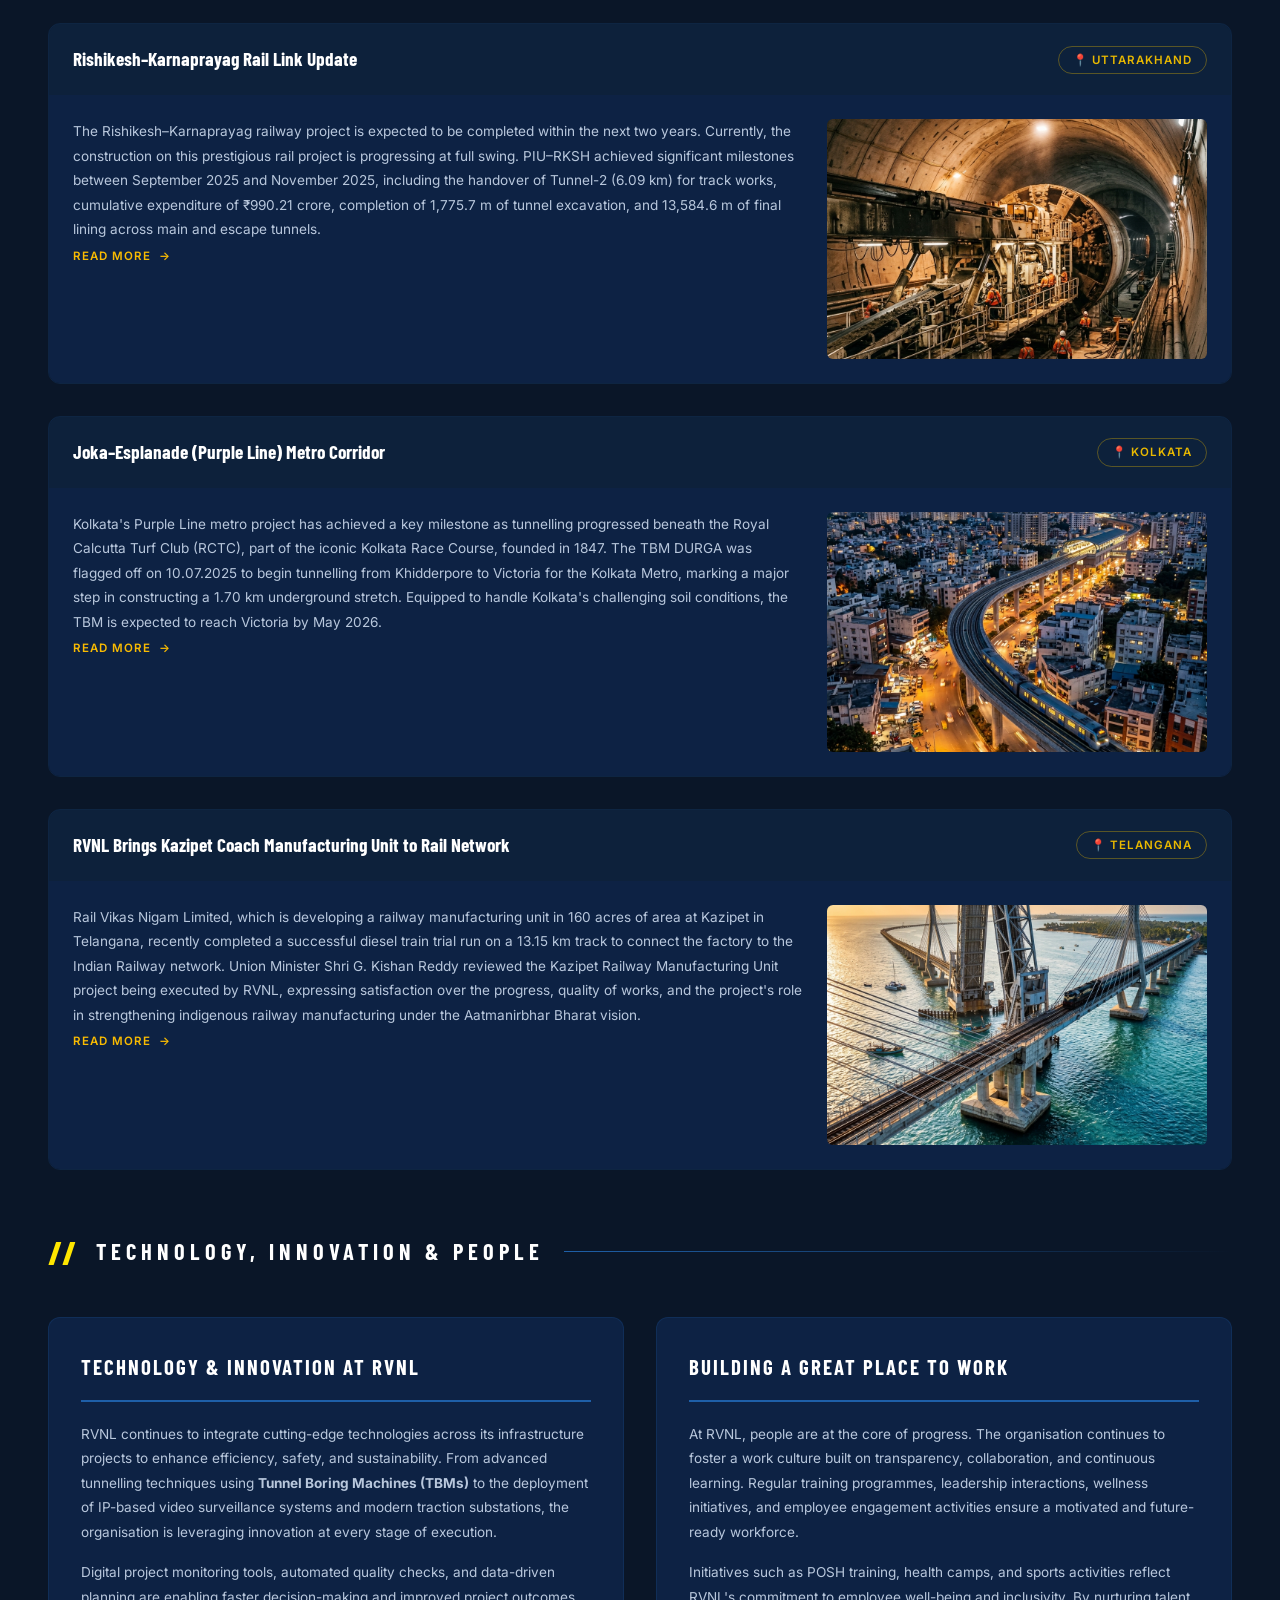
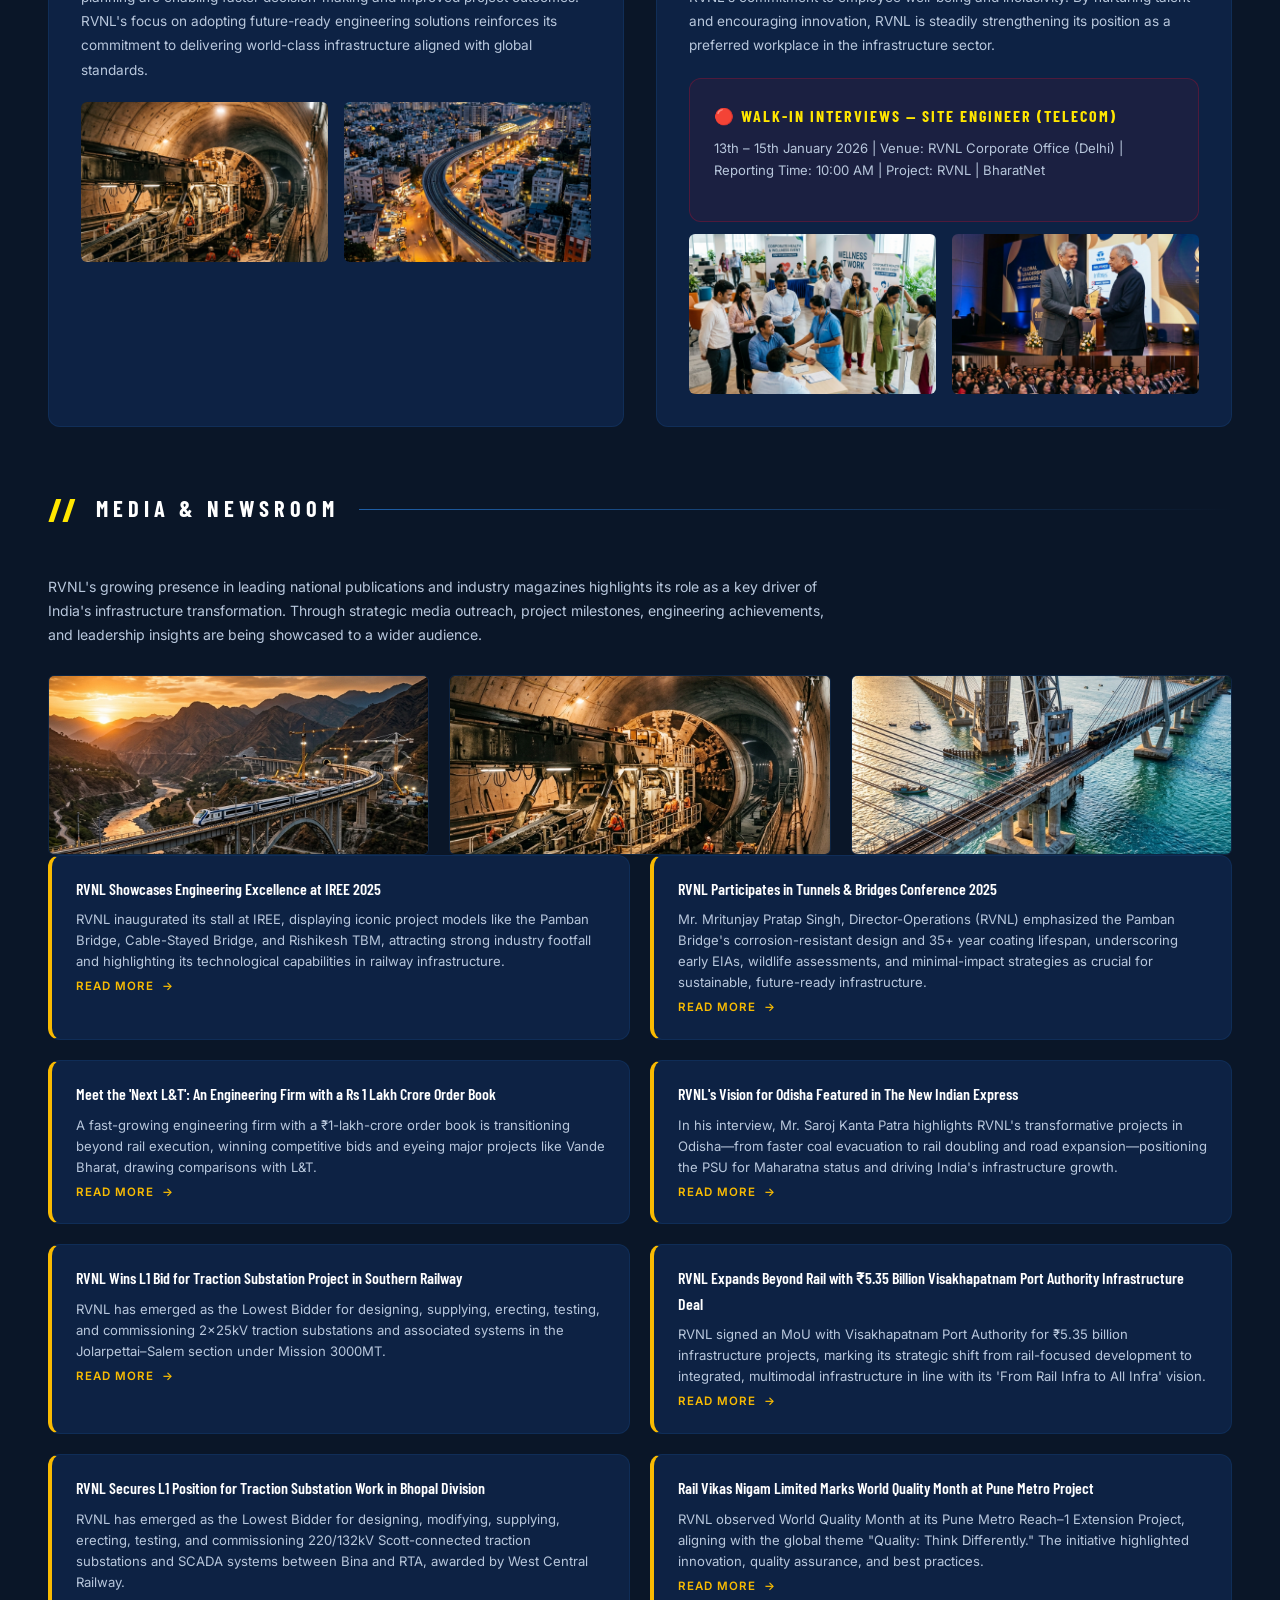
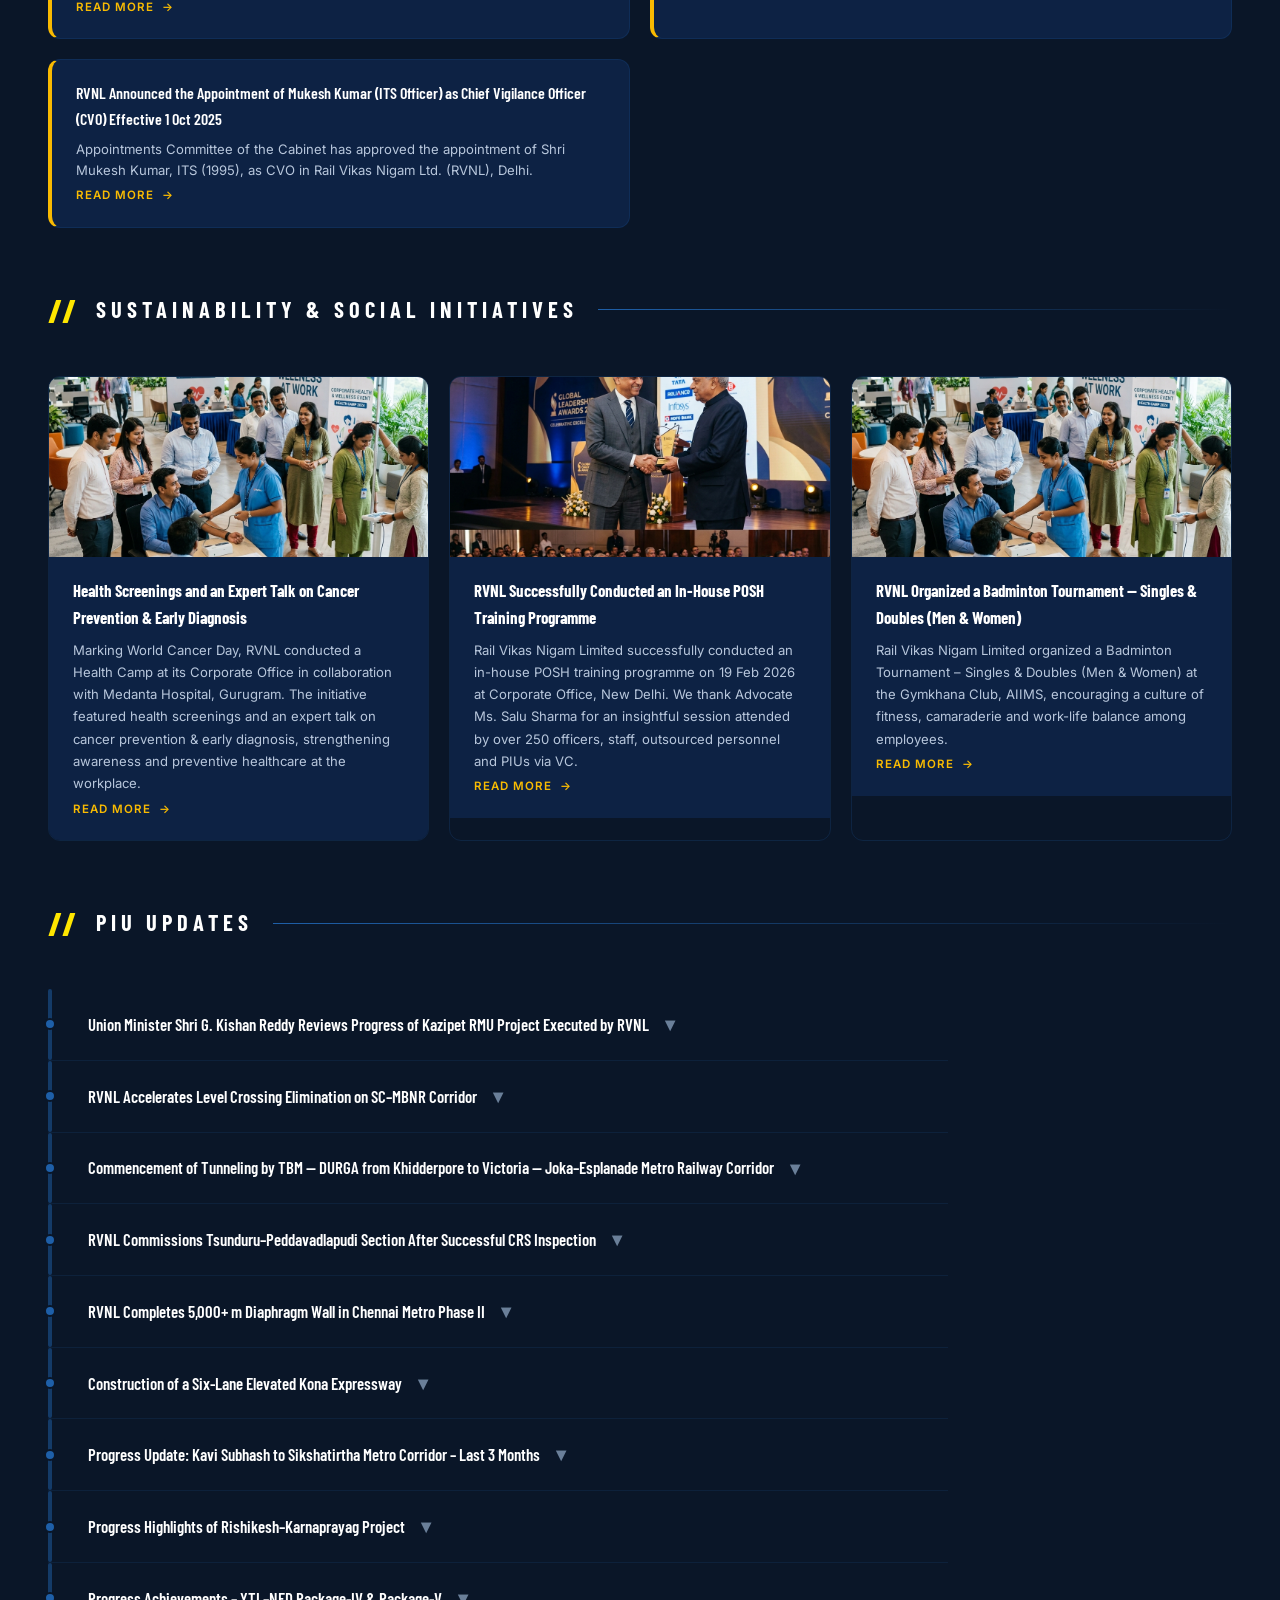
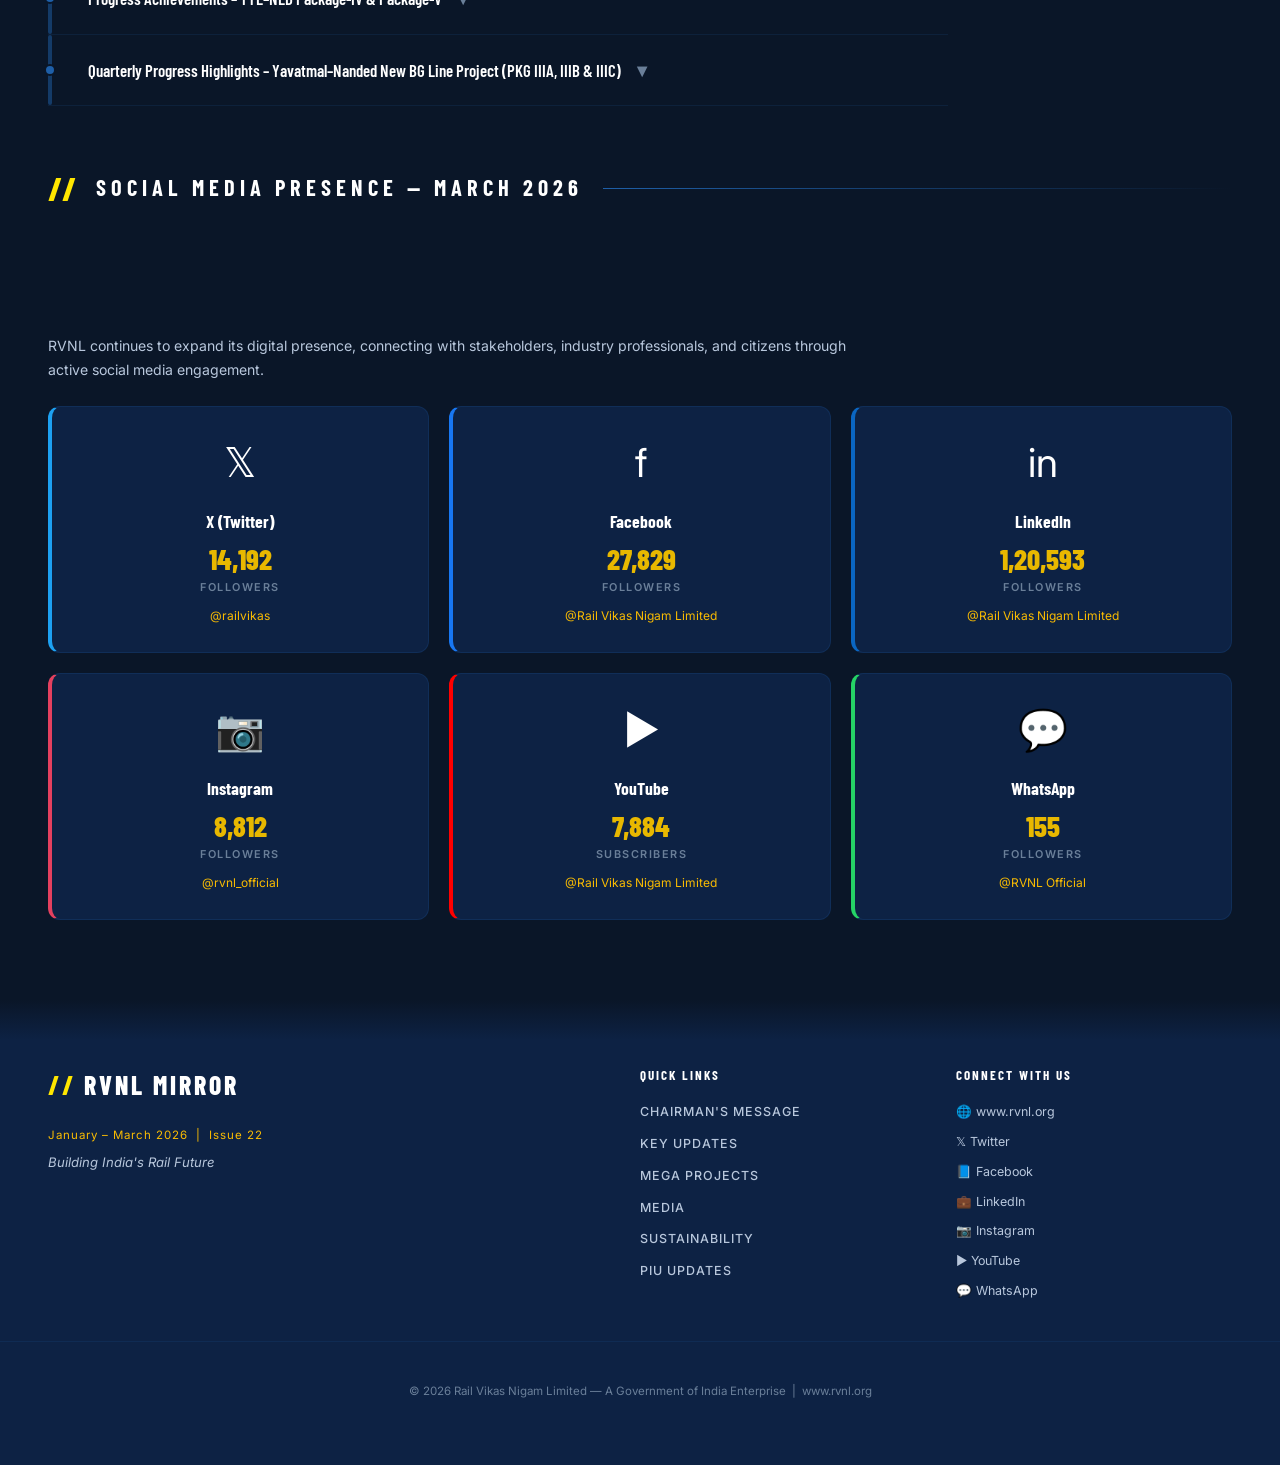
<file: Vcompany/index.html>
<!DOCTYPE html>
<html lang="en">
<head>
  <meta charset="UTF-8">
  <meta name="viewport" content="width=device-width, initial-scale=1.0">
  <meta name="description" content="RVNL Mirror — The official quarterly newsletter of Rail Vikas Nigam Limited. Issue 22, January–March 2026. Building India's Rail Future.">
  <title>RVNL Mirror — January–March 2026 | Issue 22</title>
  <link rel="preconnect" href="https://fonts.googleapis.com">
  <link rel="preconnect" href="https://fonts.gstatic.com" crossorigin>
  <link href="https://fonts.googleapis.com/css2?family=Barlow+Condensed:wght@400;600;700;800&family=Inter:wght@300;400;500;600;700&display=swap" rel="stylesheet">
  <link rel="stylesheet" href="styles.css">
</head>
<body>

<!-- ═══════════════════ LOADING SCREEN ═══════════════════ -->
<div class="loader-screen" id="loader">
  <div class="loader-logo">
    <span class="loader-slashes">//</span>
    <div class="loader-text">
      <div class="loader-org">RVNL</div>
      <div class="loader-pub">Mirror</div>
    </div>
  </div>
  <div class="loader-bar"><div class="loader-bar-fill"></div></div>
</div>

<!-- ═══════════════════ STICKY NAVIGATION ═══════════════════ -->
<nav class="sticky-nav" id="stickyNav">
  <div class="nav-inner">
    <a href="#hero" class="nav-brand">
      <span class="nav-slashes">//</span> RVNL Mirror
    </a>
    <div class="nav-links">
      <a href="#chairman" data-section="chairman">Chairman's Message</a>
      <a href="#updates" data-section="updates">Key Updates</a>
      <a href="#financials" data-section="financials">Financials</a>
      <a href="#megaprojects" data-section="megaprojects">Mega Projects</a>
      <a href="#tech" data-section="tech">Tech & People</a>
      <a href="#media" data-section="media">Media</a>
      <a href="#sustainability" data-section="sustainability">Sustainability</a>
      <a href="#piu" data-section="piu">PIU Updates</a>
      <a href="#social" data-section="social">Social</a>
    </div>
    <button class="nav-hamburger" id="navHamburger" aria-label="Toggle navigation">
      <span></span><span></span><span></span>
    </button>
  </div>
</nav>

<!-- ═══════════════════ HERO SECTION ═══════════════════ -->
<section class="hero" id="hero">
  <img src="images/hero-bg.png" alt="Indian Railway Infrastructure" class="hero-bg-image">
  <div class="hero-overlay"></div>
  <canvas id="heroCanvas" class="hero-canvas"></canvas>

  <div class="hero-content">
    <div class="hero-top">
      <div class="logo-mark reveal">
        <span class="logo-slashes">//</span>
        <div class="logo-text">
          <div class="org-name">RVNL</div>
          <div class="pub-name">Mirror</div>
        </div>
      </div>
      <div class="issue-badge reveal stagger-1">
        <span>January – March 2026</span>
        <span class="sep"></span>
        <span>Issue 22</span>
      </div>
    </div>

    <h1 class="hero-headline reveal stagger-2">
      Building India's
      <span class="highlight">Rail Future</span>
    </h1>

    <div class="hero-stats reveal stagger-3">
      <div class="stat-card">
        <div class="stat-number" data-count="20000" data-suffix=" Cr">0</div>
        <div class="stat-label">Revenue Target FY26</div>
      </div>
      <div class="stat-card">
        <div class="stat-number" data-count="324" data-suffix=" Cr">0</div>
        <div class="stat-label">Q3 Net Profit</div>
      </div>
      <div class="stat-card">
        <div class="stat-number" data-count="7" data-suffix="+">0</div>
        <div class="stat-label">L1 Bid Wins</div>
      </div>
      <div class="stat-card">
        <div class="stat-number" data-count="100000" data-suffix=" Cr">0</div>
        <div class="stat-label">Order Book</div>
      </div>
    </div>

    <div class="cmd-glass-card reveal stagger-4">
      <div class="cmd-photo-wrap">
        <div class="cmd-photo-placeholder">CMD</div>
      </div>
      <div class="cmd-details">
        <div class="cmd-role">Chairman & Managing Director</div>
        <div class="cmd-name">Shri Saleem Ahmad</div>
        <div class="cmd-excerpt">Assuming charge at RVNL with a vision to lead the organisation towards new frontiers of excellence, achievement, and sustainable growth.</div>
      </div>
    </div>
  </div>

  <div class="hero-scroll-indicator">
    <span>Scroll to explore</span>
    <div class="scroll-arrow"></div>
  </div>
</section>

<!-- ═══════════════════ NEWS TICKER ═══════════════════ -->
<div class="ticker-bar" id="ticker">
  <div class="ticker-label">// LATEST</div>
  <div class="ticker-track">
    <span class="ticker-item">RVNL &amp; Texmaco Joint Venture Formalised</span><span class="ticker-dot">◆</span>
    <span class="ticker-item">Q3 FY26 Net Profit ₹324 Cr — Up 4% YoY</span><span class="ticker-dot">◆</span>
    <span class="ticker-item">Pamban Bridge Wins Trailblazing Infrastructure Award 2026</span><span class="ticker-dot">◆</span>
    <span class="ticker-item">RVNL Shifts Corporate Office to World Trade Center</span><span class="ticker-dot">◆</span>
    <span class="ticker-item">RVNL–GPT JV Emerges L1 for ₹1,201 Cr Varanasi Bridge</span><span class="ticker-dot">◆</span>
    <span class="ticker-item">Kolkata Purple Line Tunnelling Beneath RCTC Achieved</span><span class="ticker-dot">◆</span>
    <span class="ticker-item">RVNL &amp; Texmaco Joint Venture Formalised</span><span class="ticker-dot">◆</span>
    <span class="ticker-item">Q3 FY26 Net Profit ₹324 Cr — Up 4% YoY</span><span class="ticker-dot">◆</span>
    <span class="ticker-item">Pamban Bridge Wins Trailblazing Infrastructure Award 2026</span><span class="ticker-dot">◆</span>
    <span class="ticker-item">RVNL Shifts Corporate Office to World Trade Center</span><span class="ticker-dot">◆</span>
    <span class="ticker-item">RVNL–GPT JV Emerges L1 for ₹1,201 Cr Varanasi Bridge</span><span class="ticker-dot">◆</span>
    <span class="ticker-item">Kolkata Purple Line Tunnelling Beneath RCTC Achieved</span><span class="ticker-dot">◆</span>
  </div>
</div>

<!-- ═══════════════════ MAIN CONTENT ═══════════════════ -->
<div class="page-body">

  <!-- ─── CHAIRMAN'S MESSAGE ─── -->
  <div class="section-header reveal" id="chairman">
    <span class="section-slash">//</span>
    <span class="section-title">Chairman's Message</span>
    <div class="section-line"></div>
  </div>

  <div class="cmd-letter-section">
    <div class="cmd-letter-grid">
      <div class="cmd-profile-card reveal">
        <div class="cmd-avatar">
          <div class="cmd-avatar-placeholder">CMD<br>Photo</div>
        </div>
        <div class="profile-name">Shri Saleem Ahmad</div>
        <div class="profile-role">Chairman &amp; Managing Director</div>
        <div class="profile-org">Rail Vikas Nigam Limited</div>
      </div>
      <div class="cmd-letter-body">
        <div class="quote-mark reveal">"</div>
        <div class="salutation reveal stagger-1">Dear Colleagues and Stakeholders,</div>
        <p class="reveal stagger-2">I have assumed charge as the Chairman and Managing Director of Rail Vikas Nigam Limited (RVNL). I take this opportunity to place on record my deep appreciation for the visionary leadership of my distinguished predecessors, whose foresight, dedication, and professionalism have significantly strengthened the foundation of this organisation.</p>
        <p class="reveal stagger-3">As I take on this responsibility, my endeavour is not only to carry forward their rich legacy, but also to lead RVNL towards new frontiers of excellence, achievement, and sustainable growth. Our collective goal is to firmly position <strong>RVNL at the pinnacle of infrastructure development</strong>, both within India and on the global stage.</p>
        <p class="reveal stagger-4">RVNL publishes a quarterly newsletter titled "RVNL Mirror". This publication serves as a valuable platform for the exchange of ideas and for disseminating information on the company's diverse activities, achievements, and innovations among employees and stakeholders. I am happy to present the <strong>January–March 2026 edition</strong> of RVNL Mirror, which encapsulates the progress, milestones, and collective efforts that defined this period.</p>
        <p class="reveal stagger-5">During this period, significant advancements were achieved across our railway and urban infrastructure projects. These include steady progress in the <strong>Vande Bharat Sleeper trainset</strong> manufacturing ecosystem, major tunnelling milestones in the <strong>Rishikesh–Karnaprayag Rail Project</strong>, and sustained momentum in flagship projects such as <strong>Kolkata Metro Line, Pune Metro extension, and Chennai Metro Corridor</strong>.</p>
        <p class="reveal">This quarter also witnessed RVNL actively representing India's infrastructure capabilities at key national and international industry platforms, with our participation in <strong>IREE 2025</strong> held from 15–17 October. Director (Operations) showcased RVNL's project innovations, adoption of advanced technologies, and ongoing transformation initiatives. RVNL also participated in the inaugural session of the <strong>Tunnels &amp; Bridges Conference 2025</strong>, organised by FICCI.</p>
        <p class="reveal">Looking ahead, RVNL's strategic vision is to consolidate its leadership in domestic infrastructure development while steadily expanding its presence in international markets. These accomplishments and aspirations reflect the dedication, teamwork, and forward-looking spirit of the entire RVNL family.</p>
        <p class="cmd-signoff reveal" style="margin-top:20px; font-style:italic; color: var(--white);">With warm regards,<br><strong>Shri Saleem Ahmad</strong><br>Chairman &amp; Managing Director, Rail Vikas Nigam Limited</p>
      </div>
    </div>
  </div>

  <!-- ─── KEY UPDATES ─── -->
  <div class="section-header reveal" id="updates">
    <span class="section-slash">//</span>
    <span class="section-title">Key Updates</span>
    <div class="section-line"></div>
  </div>

  <div class="key-updates-grid">
    <div class="update-card reveal stagger-1">
      <div class="update-card-tag">Office Move</div>
      <h3>RVNL Shifts Registered and Corporate Office</h3>
      <p>Rail Vikas Nigam Limited (RVNL) relocates its registered and corporate office to World Trade Center.</p>
      <a href="https://www.rvnl.org" class="read-link" target="_blank">Read more</a>
    </div>
    <div class="update-card reveal stagger-2">
      <div class="update-card-tag">Joint Venture</div>
      <h3>RVNL and Texmaco Formalise Joint Venture</h3>
      <p>In a major development, a joint venture to advance India's rail manufacturing landscape has been formalised.</p>
      <a href="https://www.rvnl.org" class="read-link" target="_blank">Read more</a>
    </div>
    <div class="update-card reveal stagger-3">
      <div class="update-card-tag">Award</div>
      <h3>RVNL Wins Trailblazing Infrastructure Award</h3>
      <p>RVNL awarded at the Build India Infra Awards 2026 for the landmark Pamban Bridge project.</p>
      <a href="https://www.rvnl.org" class="read-link" target="_blank">Read more</a>
    </div>
    <div class="update-card reveal stagger-4">
      <div class="update-card-tag">Recognition</div>
      <h3>RVNL Awarded at PHDCCI Global Rail &amp; Metro Convention</h3>
      <p>Rail Vikas Nigam Limited (RVNL) was honored at the 12th PHDCCI Global Rail &amp; Metro Convention, held at PHD House, New Delhi.</p>
      <a href="https://www.rvnl.org" class="read-link" target="_blank">Read more</a>
    </div>
    <div class="update-card reveal stagger-5">
      <div class="update-card-tag">Bid Win</div>
      <h3>RVNL–GPT JV Emerges L1 for Rail-Cum-Road Bridge Project in Varanasi</h3>
      <p>Rail Vikas Nigam Ltd–GPT joint venture has emerged as the lowest bidder for a major infrastructure project awarded by Northern Railway.</p>
      <a href="https://www.rvnl.org" class="read-link" target="_blank">Read more</a>
    </div>
    <div class="update-card reveal stagger-6">
      <div class="update-card-tag">Motivation</div>
      <h3>Motivational Session &amp; Transformation</h3>
      <p>An inspiring transformation session conducted by Captain Yashika Hatwal Tyagi, reinforcing leadership and organisational growth.</p>
      <a href="https://www.rvnl.org" class="read-link" target="_blank">Read more</a>
    </div>
  </div>

  <!-- ─── PARTNERSHIPS & AWARDS ─── -->
  <div class="two-col">
    <div>
      <div class="section-header reveal" id="partnerships" style="margin-top:0">
        <span class="section-slash">//</span>
        <span class="section-title">New Partnerships &amp; MOU</span>
        <div class="section-line"></div>
      </div>

      <div class="partnership-item reveal">
        <h4>RVNL and Texmaco Formalise Joint Venture to Advance India's Rail Manufacturing Landscape</h4>
        <p>In a major development for India's railway and infrastructure sector, Texmaco Rail &amp; Engineering Limited and Rail Vikas Nigam Limited have executed a Strategic Joint Venture.</p>
        <a href="https://www.rvnl.org" class="read-link" target="_blank">Read more</a>
      </div>

      <div class="partnership-item reveal">
        <h4>Rail Vikas Nigam Limited Receives Letter of Acceptance from Northern Railway</h4>
        <p>RVNL has received LOA from Northern Railway for Design and Construction of New Rail Cum Road Bridge No. 11 over river Ganga, 50 Meters downstream.</p>
        <a href="https://www.rvnl.org" class="read-link" target="_blank">Read more</a>
      </div>

      <div class="partnership-item reveal">
        <h4>RVNL Bags ₹270 Crore Central Railway Order to Build New Power System for Daund–Solapur Trains</h4>
        <p>Rail Vikas Nigam Limited (RVNL) has received a Letter of Acceptance (LoA) from Central Railway for a contract valued at ₹270.22 crore, including applicable taxes.</p>
        <a href="https://www.rvnl.org" class="read-link" target="_blank">Read more</a>
      </div>

      <div class="partnership-item reveal">
        <h4>RVNL Strengthens Order Book with ₹201-Crore Railway Workshop Project</h4>
        <p>Rail Vikas Nigam Limited said it has received a Letter of Acceptance from East Coast Railway for setting up a wagon Periodical Overhauling (POH) workshop with a capacity of 200 wagons.</p>
        <a href="https://www.rvnl.org" class="read-link" target="_blank">Read more</a>
      </div>

      <div class="partnership-item reveal">
        <h4>RVNL Bags ₹88 Crore South Eastern Railway Order for IP-Based Video Surveillance</h4>
        <p>State-owned Rail Vikas Nigam Ltd (RVNL) announced that it has emerged as the lowest bidder (L1) for a contract from South Eastern Railway.</p>
        <a href="https://www.rvnl.org" class="read-link" target="_blank">Read more</a>
      </div>

      <div class="partnership-item reveal">
        <h4>Rail Vikas Nigam Limited Wins Rs. 242.49 Crore OHE Upgradation Contract from South Central Railway</h4>
        <p>Rail Vikas Nigam Limited (RVNL), a key public sector undertaking under the Ministry of Railways, has emerged as the Lowest Bidder (L1) for a significant infrastructure project.</p>
        <a href="https://www.rvnl.org" class="read-link" target="_blank">Read more</a>
      </div>

      <div class="partnership-item reveal">
        <h4>RVNL–GPT JV Emerges L1 for ₹1,201 Crore Rail-Cum-Road Bridge Project in Varanasi</h4>
        <p>Rail Vikas Nigam Ltd–GPT joint venture has emerged as the lowest bidder for a major infrastructure project awarded by Northern Railway.</p>
        <a href="https://www.rvnl.org" class="read-link" target="_blank">Read more</a>
      </div>
    </div>

    <div>
      <div class="section-header reveal" style="margin-top:0">
        <span class="section-slash">//</span>
        <span class="section-title">Awards &amp; Recognition</span>
        <div class="section-line"></div>
      </div>

      <div class="award-item reveal">
        <h4>RVNL Awarded at PHDCCI Global Rail &amp; Metro Convention</h4>
        <p>Rail Vikas Nigam Limited (RVNL) was honored at the 12th PHDCCI Global Rail &amp; Metro Convention held at PHD House, New Delhi.</p>
        <div class="award-image"><img src="images/award-ceremony.png" alt="Award Ceremony — PHDCCI Convention"></div>
        <a href="https://www.rvnl.org" class="read-link" target="_blank">Read more</a>
      </div>

      <div class="award-item reveal">
        <h4>RVNL Wins Trailblazing Infrastructure Award for New Pamban Railway Sea Bridge</h4>
        <p>Rail Vikas Nigam Limited (RVNL), a Navratna CPSE under the Ministry of Railways, has received the "Trailblazing Special Infrastructure Award" at the Build India Infra Awards 2026 for the landmark Pamban Bridge project.</p>
        <div class="award-image"><img src="images/bridge-project.png" alt="Pamban Bridge — Award Ceremony"></div>
        <a href="https://www.rvnl.org" class="read-link" target="_blank">Read more</a>
      </div>

      <div class="award-item reveal">
        <h4>RVNL Wins Champion of Change CSR Award at CSR Leadership Summit 2026</h4>
        <p>Rail Vikas Nigam Limited (RVNL), a Navratna Central Public Sector Undertaking under the Ministry of Railways, has been conferred with the Champion of Change CSR Award.</p>
        <a href="https://www.rvnl.org" class="read-link" target="_blank">Read more</a>
      </div>

      <div class="award-item reveal">
        <h4>आरआईएनएल एक बार फिर गौरवान्वित — इस्पात राजभाषा सम्मान–पहला पुरस्कार जीता</h4>
        <p>आरआईएनएल ने वर्ष 2021-22 के लिए इस्पात मंत्रालय के इस्पात राजभाषा सम्मान प्रथम पुरस्कार जीता।</p>
        <a href="https://www.rvnl.org" class="read-link" target="_blank">Read more</a>
      </div>
    </div>
  </div>

  <!-- ─── FINANCIAL UPDATES ─── -->
  <div class="section-header reveal" id="financials">
    <span class="section-slash">//</span>
    <span class="section-title">Financial Updates</span>
    <div class="section-line"></div>
  </div>

  <div class="financials-strip reveal">
    <div class="fin-block">
      <div class="fin-tag">// Revenue Guidance</div>
      <div class="fin-big-number">₹<span data-count="20000" data-suffix="">0</span>–22,000 Cr</div>
      <h4>RVNL Keeps FY26 Revenue Goal Intact as Project Execution Picks Up</h4>
      <p>State-run Rail Vikas Nigam Limited (RVNL) has reaffirmed its revenue guidance of ₹20,000 to ₹22,000 crore for FY26, as project execution momentum picks up across the portfolio.</p>
      <a href="https://www.rvnl.org" class="read-link" target="_blank">Read more</a>
    </div>
    <div class="fin-block">
      <div class="fin-tag">// Q3 FY26 Results</div>
      <div class="fin-big-number">₹<span data-count="324" data-suffix="">0</span> Crore</div>
      <h4>Rail Vikas Nigam Limited Reports Q3 FY26 Results</h4>
      <p>Rail Vikas Nigam reports Q3 FY2026 net profit of <strong style="color:var(--accent2)">₹324 crore</strong>, up 4% YoY. Declares ₹1 per share interim dividend. Record date Feb 11. KRCL receivables at ₹1,169 crore.</p>
      <a href="https://www.rvnl.org" class="read-link" target="_blank">Read more</a>
    </div>
  </div>

  <!-- ─── MEGA PROJECTS ─── -->
  <div class="section-header reveal" id="megaprojects">
    <span class="section-slash">//</span>
    <span class="section-title">Mega Projects</span>
    <div class="section-line"></div>
  </div>

  <div class="mega-project reveal">
    <div class="mega-project-header">
      <h3>Rishikesh–Karnaprayag Rail Link Update</h3>
      <span class="location-tag">📍 Uttarakhand</span>
    </div>
    <div class="mega-project-body">
      <div>
        <p>The Rishikesh–Karnaprayag railway project is expected to be completed within the next two years. Currently, the construction on this prestigious rail project is progressing at full swing. PIU–RKSH achieved significant milestones between September 2025 and November 2025, including the handover of Tunnel-2 (6.09 km) for track works, cumulative expenditure of ₹990.21 crore, completion of 1,775.7 m of tunnel excavation, and 13,584.6 m of final lining across main and escape tunnels.</p>
        <a href="https://www.rvnl.org" class="read-link" target="_blank">Read more</a>
      </div>
      <div class="mega-project-img">
        <img src="images/tunnel-project.png" alt="Rishikesh–Karnaprayag — Tunnelling Progress">
      </div>
    </div>
  </div>

  <div class="mega-project reveal">
    <div class="mega-project-header">
      <h3>Joka–Esplanade (Purple Line) Metro Corridor</h3>
      <span class="location-tag">📍 Kolkata</span>
    </div>
    <div class="mega-project-body">
      <div>
        <p>Kolkata's Purple Line metro project has achieved a key milestone as tunnelling progressed beneath the Royal Calcutta Turf Club (RCTC), part of the iconic Kolkata Race Course, founded in 1847. The TBM DURGA was flagged off on 10.07.2025 to begin tunnelling from Khidderpore to Victoria for the Kolkata Metro, marking a major step in constructing a 1.70 km underground stretch. Equipped to handle Kolkata's challenging soil conditions, the TBM is expected to reach Victoria by May 2026.</p>
        <a href="https://www.rvnl.org" class="read-link" target="_blank">Read more</a>
      </div>
      <div class="mega-project-img">
        <img src="images/metro-project.png" alt="Kolkata Metro — TBM DURGA Flagoff">
      </div>
    </div>
  </div>

  <div class="mega-project reveal" style="margin-bottom:60px">
    <div class="mega-project-header">
      <h3>RVNL Brings Kazipet Coach Manufacturing Unit to Rail Network</h3>
      <span class="location-tag">📍 Telangana</span>
    </div>
    <div class="mega-project-body">
      <div>
        <p>Rail Vikas Nigam Limited, which is developing a railway manufacturing unit in 160 acres of area at Kazipet in Telangana, recently completed a successful diesel train trial run on a 13.15 km track to connect the factory to the Indian Railway network. Union Minister Shri G. Kishan Reddy reviewed the Kazipet Railway Manufacturing Unit project being executed by RVNL, expressing satisfaction over the progress, quality of works, and the project's role in strengthening indigenous railway manufacturing under the Aatmanirbhar Bharat vision.</p>
        <a href="https://www.rvnl.org" class="read-link" target="_blank">Read more</a>
      </div>
      <div class="mega-project-img">
        <img src="images/bridge-project.png" alt="Kazipet — Manufacturing Unit">
      </div>
    </div>
  </div>

  <!-- ─── TECHNOLOGY & PEOPLE ─── -->
  <div class="section-header reveal" id="tech">
    <span class="section-slash">//</span>
    <span class="section-title">Technology, Innovation &amp; People</span>
    <div class="section-line"></div>
  </div>

  <div class="tech-split">
    <div class="info-panel reveal">
      <div class="info-panel-title">Technology &amp; Innovation at RVNL</div>
      <p>RVNL continues to integrate cutting-edge technologies across its infrastructure projects to enhance efficiency, safety, and sustainability. From advanced tunnelling techniques using <strong style="color:var(--accent2)">Tunnel Boring Machines (TBMs)</strong> to the deployment of IP-based video surveillance systems and modern traction substations, the organisation is leveraging innovation at every stage of execution.</p>
      <p>Digital project monitoring tools, automated quality checks, and data-driven planning are enabling faster decision-making and improved project outcomes. RVNL's focus on adopting future-ready engineering solutions reinforces its commitment to delivering world-class infrastructure aligned with global standards.</p>
      <div class="img-duo">
        <div class="img-placeholder"><img src="images/tunnel-project.png" alt="Rishikesh–Karnaprayag TBM Deployment"></div>
        <div class="img-placeholder"><img src="images/metro-project.png" alt="IP-Based Video Surveillance in LHB Coaches"></div>
      </div>
    </div>
    <div class="info-panel reveal stagger-2">
      <div class="info-panel-title">Building a Great Place to Work</div>
      <p>At RVNL, people are at the core of progress. The organisation continues to foster a work culture built on transparency, collaboration, and continuous learning. Regular training programmes, leadership interactions, wellness initiatives, and employee engagement activities ensure a motivated and future-ready workforce.</p>
      <p>Initiatives such as POSH training, health camps, and sports activities reflect RVNL's commitment to employee well-being and inclusivity. By nurturing talent and encouraging innovation, RVNL is steadily strengthening its position as a preferred workplace in the infrastructure sector.</p>
      <div class="walk-in-box">
        <div class="walk-in-title">🔴 Walk-in Interviews — Site Engineer (Telecom)</div>
        <p>13th – 15th January 2026 | Venue: RVNL Corporate Office (Delhi) | Reporting Time: 10:00 AM | Project: RVNL | BharatNet</p>
      </div>
      <div class="img-duo" style="margin-top:12px">
        <div class="img-placeholder"><img src="images/sustainability.png" alt="Training & Leadership Session"></div>
        <div class="img-placeholder"><img src="images/award-ceremony.png" alt="Employee Engagement Activity"></div>
      </div>
    </div>
  </div>

  <!-- ─── MEDIA & NEWSROOM ─── -->
  <div class="section-header reveal" id="media">
    <span class="section-slash">//</span>
    <span class="section-title">Media &amp; Newsroom</span>
    <div class="section-line"></div>
  </div>

  <div class="section-desc reveal">RVNL's growing presence in leading national publications and industry magazines highlights its role as a key driver of India's infrastructure transformation. Through strategic media outreach, project milestones, engineering achievements, and leadership insights are being showcased to a wider audience.</div>

  <div class="newspaper-clips reveal">
    <div class="clip"><img src="images/hero-bg.png" alt="Rishikesh–Karnaprayag Rail Project Feature"></div>
    <div class="clip"><img src="images/tunnel-project.png" alt="Shiv & Shakti — National Tunnelling Milestone Feature"></div>
    <div class="clip"><img src="images/bridge-project.png" alt="Sikkim Express — Breakthrough Tunnel-B Coverage"></div>
  </div>

  <div class="media-grid">
    <div class="media-item reveal">
      <h4>RVNL Showcases Engineering Excellence at IREE 2025</h4>
      <p>RVNL inaugurated its stall at IREE, displaying iconic project models like the Pamban Bridge, Cable-Stayed Bridge, and Rishikesh TBM, attracting strong industry footfall and highlighting its technological capabilities in railway infrastructure.</p>
      <a href="https://www.rvnl.org" class="read-link" target="_blank">Read more</a>
    </div>
    <div class="media-item reveal">
      <h4>RVNL Participates in Tunnels &amp; Bridges Conference 2025</h4>
      <p>Mr. Mritunjay Pratap Singh, Director-Operations (RVNL) emphasized the Pamban Bridge's corrosion-resistant design and 35+ year coating lifespan, underscoring early EIAs, wildlife assessments, and minimal-impact strategies as crucial for sustainable, future-ready infrastructure.</p>
      <a href="https://www.rvnl.org" class="read-link" target="_blank">Read more</a>
    </div>
    <div class="media-item reveal">
      <h4>Meet the 'Next L&amp;T': An Engineering Firm with a Rs 1 Lakh Crore Order Book</h4>
      <p>A fast-growing engineering firm with a ₹1-lakh-crore order book is transitioning beyond rail execution, winning competitive bids and eyeing major projects like Vande Bharat, drawing comparisons with L&amp;T.</p>
      <a href="https://www.rvnl.org" class="read-link" target="_blank">Read more</a>
    </div>
    <div class="media-item reveal">
      <h4>RVNL's Vision for Odisha Featured in The New Indian Express</h4>
      <p>In his interview, Mr. Saroj Kanta Patra highlights RVNL's transformative projects in Odisha—from faster coal evacuation to rail doubling and road expansion—positioning the PSU for Maharatna status and driving India's infrastructure growth.</p>
      <a href="https://www.rvnl.org" class="read-link" target="_blank">Read more</a>
    </div>
    <div class="media-item reveal">
      <h4>RVNL Wins L1 Bid for Traction Substation Project in Southern Railway</h4>
      <p>RVNL has emerged as the Lowest Bidder for designing, supplying, erecting, testing, and commissioning 2×25kV traction substations and associated systems in the Jolarpettai–Salem section under Mission 3000MT.</p>
      <a href="https://www.rvnl.org" class="read-link" target="_blank">Read more</a>
    </div>
    <div class="media-item reveal">
      <h4>RVNL Expands Beyond Rail with ₹5.35 Billion Visakhapatnam Port Authority Infrastructure Deal</h4>
      <p>RVNL signed an MoU with Visakhapatnam Port Authority for ₹5.35 billion infrastructure projects, marking its strategic shift from rail-focused development to integrated, multimodal infrastructure in line with its 'From Rail Infra to All Infra' vision.</p>
      <a href="https://www.rvnl.org" class="read-link" target="_blank">Read more</a>
    </div>
    <div class="media-item reveal">
      <h4>RVNL Secures L1 Position for Traction Substation Work in Bhopal Division</h4>
      <p>RVNL has emerged as the Lowest Bidder for designing, modifying, supplying, erecting, testing, and commissioning 220/132kV Scott-connected traction substations and SCADA systems between Bina and RTA, awarded by West Central Railway.</p>
      <a href="https://www.rvnl.org" class="read-link" target="_blank">Read more</a>
    </div>
    <div class="media-item reveal">
      <h4>Rail Vikas Nigam Limited Marks World Quality Month at Pune Metro Project</h4>
      <p>RVNL observed World Quality Month at its Pune Metro Reach–1 Extension Project, aligning with the global theme "Quality: Think Differently." The initiative highlighted innovation, quality assurance, and best practices.</p>
      <a href="https://www.rvnl.org" class="read-link" target="_blank">Read more</a>
    </div>
    <div class="media-item reveal">
      <h4>RVNL Announced the Appointment of Mukesh Kumar (ITS Officer) as Chief Vigilance Officer (CVO) Effective 1 Oct 2025</h4>
      <p>Appointments Committee of the Cabinet has approved the appointment of Shri Mukesh Kumar, ITS (1995), as CVO in Rail Vikas Nigam Ltd. (RVNL), Delhi.</p>
      <a href="https://www.rvnl.org" class="read-link" target="_blank">Read more</a>
    </div>
  </div>

  <!-- ─── SUSTAINABILITY ─── -->
  <div class="section-header reveal" id="sustainability">
    <span class="section-slash">//</span>
    <span class="section-title">Sustainability &amp; Social Initiatives</span>
    <div class="section-line"></div>
  </div>

  <div class="sustain-cards">
    <div class="sustain-card reveal stagger-1">
      <div class="sustain-card-img"><img src="images/sustainability.png" alt="World Cancer Day — Health Camp at Corporate Office"></div>
      <div class="sustain-card-body">
        <h4>Health Screenings and an Expert Talk on Cancer Prevention &amp; Early Diagnosis</h4>
        <p>Marking World Cancer Day, RVNL conducted a Health Camp at its Corporate Office in collaboration with Medanta Hospital, Gurugram. The initiative featured health screenings and an expert talk on cancer prevention &amp; early diagnosis, strengthening awareness and preventive healthcare at the workplace.</p>
        <a href="https://www.rvnl.org" class="read-link" target="_blank">Read more</a>
      </div>
    </div>
    <div class="sustain-card reveal stagger-2">
      <div class="sustain-card-img"><img src="images/award-ceremony.png" alt="POSH Training Programme"></div>
      <div class="sustain-card-body">
        <h4>RVNL Successfully Conducted an In-House POSH Training Programme</h4>
        <p>Rail Vikas Nigam Limited successfully conducted an in-house POSH training programme on 19 Feb 2026 at Corporate Office, New Delhi. We thank Advocate Ms. Salu Sharma for an insightful session attended by over 250 officers, staff, outsourced personnel and PIUs via VC.</p>
        <a href="https://www.rvnl.org" class="read-link" target="_blank">Read more</a>
      </div>
    </div>
    <div class="sustain-card reveal stagger-3">
      <div class="sustain-card-img"><img src="images/sustainability.png" alt="Badminton Tournament"></div>
      <div class="sustain-card-body">
        <h4>RVNL Organized a Badminton Tournament — Singles &amp; Doubles (Men &amp; Women)</h4>
        <p>Rail Vikas Nigam Limited organized a Badminton Tournament – Singles &amp; Doubles (Men &amp; Women) at the Gymkhana Club, AIIMS, encouraging a culture of fitness, camaraderie and work-life balance among employees.</p>
        <a href="https://www.rvnl.org" class="read-link" target="_blank">Read more</a>
      </div>
    </div>
  </div>

  <!-- ─── PIU UPDATES ─── -->
  <div class="section-header reveal" id="piu">
    <span class="section-slash">//</span>
    <span class="section-title">PIU Updates</span>
    <div class="section-line"></div>
  </div>

  <div class="piu-list">
    <div class="piu-item reveal">
      <div class="piu-dot"></div>
      <div class="piu-header">
        <h4>Union Minister Shri G. Kishan Reddy Reviews Progress of Kazipet RMU Project Executed by RVNL</h4>
      </div>
      <div class="piu-content">
        <p>Hon'ble Union Minister reviewed the Kazipet Railway Manufacturing Unit project being executed by RVNL, expressing satisfaction over the progress, quality of works, and the project's role in strengthening indigenous railway manufacturing under the Aatmanirbhar Bharat vision.</p>
        <a href="https://www.rvnl.org" class="read-link" target="_blank">Read more</a>
      </div>
    </div>
    <div class="piu-item reveal">
      <div class="piu-dot"></div>
      <div class="piu-header">
        <h4>RVNL Accelerates Level Crossing Elimination on SC–MBNR Corridor</h4>
      </div>
      <div class="piu-content">
        <p>RVNL is eliminating critical level crossings under the Secunderabad–Mahbubnagar Doubling Project through the construction of Road Under Bridges, enhancing rail safety, operational efficiency, and seamless train movement in line with Indian Railways' national safety mission.</p>
        <a href="https://www.rvnl.org" class="read-link" target="_blank">Read more</a>
      </div>
    </div>
    <div class="piu-item reveal">
      <div class="piu-dot"></div>
      <div class="piu-header">
        <h4>Commencement of Tunneling by TBM — DURGA from Khidderpore to Victoria — Joka–Esplanade Metro Railway Corridor</h4>
      </div>
      <div class="piu-content">
        <p>The TBM DURGA was flagged off on 10.07.2025 to begin tunneling from Khidderpore to Victoria for the Kolkata Metro, marking a major step in constructing a 1.70 km underground stretch. Equipped to handle Kolkata's challenging soil conditions, the TBM is expected to reach Victoria by May 2026.</p>
        <a href="https://www.rvnl.org" class="read-link" target="_blank">Read more</a>
      </div>
    </div>
    <div class="piu-item reveal">
      <div class="piu-dot"></div>
      <div class="piu-header">
        <h4>RVNL Commissions Tsunduru–Peddavadlapudi Section After Successful CRS Inspection</h4>
      </div>
      <div class="piu-content">
        <p>RVNL successfully commissioned the 32.251 km Tsunduru–Peddavadlapudi section following CRS inspection on 24–25 September 2025, with high-speed trials validating safe operations up to 110 kmph and a maximum achieved speed of 143 kmph.</p>
        <a href="https://www.rvnl.org" class="read-link" target="_blank">Read more</a>
      </div>
    </div>
    <div class="piu-item reveal">
      <div class="piu-dot"></div>
      <div class="piu-header">
        <h4>RVNL Completes 5,000+ m Diaphragm Wall in Chennai Metro Phase II</h4>
      </div>
      <div class="piu-content">
        <p>Rail Vikas Nigam Limited (RVNL) has achieved a major milestone in Chennai Metro Phase II – Corridor 3 with the completion of over 5,175 metres of diaphragm and slurry wall construction across Packages UG-03, UG-04, and UG-05.</p>
        <a href="https://www.rvnl.org" class="read-link" target="_blank">Read more</a>
      </div>
    </div>
    <div class="piu-item reveal">
      <div class="piu-dot"></div>
      <div class="piu-header">
        <h4>Construction of a Six-Lane Elevated Kona Expressway</h4>
      </div>
      <div class="piu-content">
        <p>RVNL is constructing a six-lane elevated Kona Expressway in West Bengal under EPC mode. Despite challenges, work is progressing swiftly, with NHAI and the DRB recently reviewing on-site progress and key issues.</p>
        <a href="https://www.rvnl.org" class="read-link" target="_blank">Read more</a>
      </div>
    </div>
    <div class="piu-item reveal">
      <div class="piu-dot"></div>
      <div class="piu-header">
        <h4>Progress Update: Kavi Subhash to Sikshatirtha Metro Corridor – Last 3 Months</h4>
      </div>
      <div class="piu-content">
        <p>Major works progressed across the Kavi Subhash–Sikshatirtha stretch, including PD buildings, architectural finishing at key stations, pile and slab completion at Nabadiganta, and steady advancement of entry structures and finishing works.</p>
        <a href="https://www.rvnl.org" class="read-link" target="_blank">Read more</a>
      </div>
    </div>
    <div class="piu-item reveal">
      <div class="piu-dot"></div>
      <div class="piu-header">
        <h4>Progress Highlights of Rishikesh–Karnaprayag Project</h4>
      </div>
      <div class="piu-content">
        <p>PIU–RKSH achieved significant milestones between September 2025 and November 2025, including the handover of Tunnel-2 (6.09km) for track works, cumulative expenditure of ₹990.21 crore, completion of 1,775.7m of tunnel excavation, and 13,584.6m of final lining across main and escape tunnels.</p>
        <a href="https://www.rvnl.org" class="read-link" target="_blank">Read more</a>
      </div>
    </div>
    <div class="piu-item reveal">
      <div class="piu-dot"></div>
      <div class="piu-header">
        <h4>Progress Achievements – YTL–NED Package-IV &amp; Package-V</h4>
      </div>
      <div class="piu-content">
        <p>Between September and November 2025, major milestones were achieved across bridges, RUBs, ROBs, and embankment works, including completion of PSC slabs, abutment caps, raft casting, and RE wall activities. Significant milestones also included commissioning of a mobile crusher for blanket work, completion of 12 km embankment top, turfing over 1 lakh sqm, girder launching at four bridges, and completion of substructure works for Viaduct 839/1 using slipform technology.</p>
        <a href="https://www.rvnl.org" class="read-link" target="_blank">Read more</a>
      </div>
    </div>
    <div class="piu-item reveal">
      <div class="piu-dot"></div>
      <div class="piu-header">
        <h4>Quarterly Progress Highlights – Yavatmal–Nanded New BG Line Project (PKG IIIA, IIIB &amp; IIIC)</h4>
      </div>
      <div class="piu-content">
        <p>Between September and November 2025, steady progress was achieved across multiple tunnels, including underground excavation, pipe-roof installation, rock bolting, shotcrete and invert concrete works, with key breakthroughs completed despite challenging geological conditions.</p>
        <a href="https://www.rvnl.org" class="read-link" target="_blank">Read more</a>
      </div>
    </div>
  </div>

  <!-- ─── SOCIAL MEDIA ─── -->
  <div class="section-header reveal" id="social">
    <span class="section-slash">//</span>
    <span class="section-title">Social Media Presence — March 2026</span>
    <div class="section-line"></div>
  </div>

  <div class="social-section reveal">
    <div class="section-desc" style="margin-bottom:24px">RVNL continues to expand its digital presence, connecting with stakeholders, industry professionals, and citizens through active social media engagement.</div>
    <div class="social-cards">
      <div class="social-card twitter">
        <div class="platform-icon">𝕏</div>
        <div class="platform-name">X (Twitter)</div>
        <div class="follower-count"><span data-count="15300" data-suffix="">0</span></div>
        <div class="follower-label">Followers</div>
        <a href="https://x.com/railvikas" target="_blank" class="handle">@railvikas</a>
      </div>
      <div class="social-card facebook">
        <div class="platform-icon">f</div>
        <div class="platform-name">Facebook</div>
        <div class="follower-count"><span data-count="30000" data-suffix="">0</span></div>
        <div class="follower-label">Followers</div>
        <a href="https://www.facebook.com/railvikasindia" target="_blank" class="handle">@Rail Vikas Nigam Limited</a>
      </div>
      <div class="social-card linkedin">
        <div class="platform-icon">in</div>
        <div class="platform-name">LinkedIn</div>
        <div class="follower-count"><span data-count="130000" data-suffix="">0</span></div>
        <div class="follower-label">Followers</div>
        <a href="https://in.linkedin.com/company/rvnl" target="_blank" class="handle">@Rail Vikas Nigam Limited</a>
      </div>
      <div class="social-card instagram">
        <div class="platform-icon">📷</div>
        <div class="platform-name">Instagram</div>
        <div class="follower-count"><span data-count="9500" data-suffix="">0</span></div>
        <div class="follower-label">Followers</div>
        <a href="https://www.instagram.com/rvnl_official/" target="_blank" class="handle">@rvnl_official</a>
      </div>
      <div class="social-card youtube">
        <div class="platform-icon">▶</div>
        <div class="platform-name">YouTube</div>
        <div class="follower-count"><span data-count="8500" data-suffix="">0</span></div>
        <div class="follower-label">Subscribers</div>
        <a href="https://www.youtube.com/c/RailVikasNigamLimited" target="_blank" class="handle">@Rail Vikas Nigam Limited</a>
      </div>
      <div class="social-card whatsapp">
        <div class="platform-icon">💬</div>
        <div class="platform-name">WhatsApp</div>
        <div class="follower-count"><span data-count="168" data-suffix="">0</span></div>
        <div class="follower-label">Followers</div>
        <a href="https://whatsapp.com/channel/0029VbBQXFY4inow1b2i5o0Y" target="_blank" class="handle">@RVNL Official</a>
      </div>
    </div>
  </div>

</div><!-- /page-body -->

<!-- ═══════════════════ FOOTER ═══════════════════ -->
<footer class="site-footer">
  <div class="footer-wave"></div>
  <div class="footer-inner">
    <div class="footer-brand">
      <div class="footer-logo"><span class="footer-slashes">//</span> RVNL Mirror</div>
      <div class="footer-issue">January – March 2026 &nbsp;|&nbsp; Issue 22</div>
      <div class="footer-tagline">Building India's Rail Future</div>
    </div>
    <div class="footer-nav">
      <div class="footer-nav-title">Quick Links</div>
      <div class="footer-links">
        <a href="#chairman">Chairman's Message</a>
        <a href="#updates">Key Updates</a>
        <a href="#megaprojects">Mega Projects</a>
        <a href="#media">Media</a>
        <a href="#sustainability">Sustainability</a>
        <a href="#piu">PIU Updates</a>
      </div>
    </div>
    <div class="footer-social">
      <div class="footer-nav-title">Connect With Us</div>
      <div class="footer-social-links">
        <a href="https://www.rvnl.org" target="_blank">🌐 www.rvnl.org</a>
        <a href="https://x.com/railvikas" target="_blank">𝕏 Twitter</a>
        <a href="https://www.facebook.com/railvikasindia" target="_blank">📘 Facebook</a>
        <a href="https://in.linkedin.com/company/rvnl" target="_blank">💼 LinkedIn</a>
        <a href="https://www.instagram.com/rvnl_official/" target="_blank">📷 Instagram</a>
        <a href="https://www.youtube.com/c/RailVikasNigamLimited" target="_blank">▶️ YouTube</a>
        <a href="https://whatsapp.com/channel/0029VbBQXFY4inow1b2i5o0Y" target="_blank">💬 WhatsApp</a>
      </div>
    </div>
  </div>
  <div class="footer-copy">
    &copy; 2026 Rail Vikas Nigam Limited — A Government of India Enterprise &nbsp;|&nbsp;
    <a href="https://www.rvnl.org" target="_blank">www.rvnl.org</a>
  </div>
</footer>

<!-- ═══════════════════ BACK TO TOP ═══════════════════ -->
<button class="back-to-top" id="backToTop" aria-label="Back to top">↑</button>

<script src="script.js"></script>
</body>
</html>
</file>
<file: Vcompany/styles.css>
/* ============================================================
   RVNL MIRROR — Premium Newsletter Website Redesign
   Complete Stylesheet
   ============================================================ */

/* ──────────────────────────────────────────────────────────────
   § 0. GOOGLE FONTS IMPORT
   ────────────────────────────────────────────────────────────── */
@import url('https://fonts.googleapis.com/css2?family=Barlow+Condensed:wght@400;500;600;700;800&family=Inter:wght@300;400;500;600;700;800&display=swap');

/* ──────────────────────────────────────────────────────────────
   § 1. DESIGN SYSTEM — CSS CUSTOM PROPERTIES
   ────────────────────────────────────────────────────────────── */
:root {
  /* ── Color Palette ── */
  --clr-navy:        #0a1628;
  --clr-deep-blue:   #0d2244;
  --clr-steel:       #1e5fa8;
  --clr-accent-red:  #ffe600;
  --clr-gold:        #e8b800;
  --clr-light-blue:  #ffbf00f9;
  --clr-white:       #ffffff;
  --clr-pale:        #b8c7dc;
  --clr-muted:       #6a7f99;

  /* ── Glassmorphism helpers ── */
  --glass-bg:        rgba(255, 255, 255, 0.08);
  --glass-border:    rgba(255, 255, 255, 0.15);
  --glass-blur:      blur(16px);

  /* ── Typography ── */
  --ff-body:         'Inter', system-ui, -apple-system, sans-serif;
  --ff-heading:      'Barlow Condensed', 'Inter', sans-serif;

  /* ── Spacing Scale (4px base) ── */
  --sp-1:  4px;
  --sp-2:  8px;
  --sp-3:  12px;
  --sp-4:  16px;
  --sp-5:  20px;
  --sp-6:  24px;
  --sp-7:  32px;
  --sp-8:  40px;
  --sp-9:  48px;
  --sp-10: 64px;
  --sp-11: 80px;
  --sp-12: 96px;

  /* ── Border Radii ── */
  --radius-sm:  6px;
  --radius-md:  12px;
  --radius-lg:  20px;
  --radius-xl:  50%;

  /* ── Transitions ── */
  --ease-smooth:  cubic-bezier(0.25, 0.46, 0.45, 0.94);
  --ease-bounce:  cubic-bezier(0.34, 1.56, 0.64, 1);
  --ease-out:     cubic-bezier(0.16, 1, 0.3, 1);
  --transition-fast:   0.3s var(--ease-smooth);
  --transition-medium: 0.5s var(--ease-smooth);
  --transition-slow:   0.8s var(--ease-out);

  /* ── Shadows ── */
  --shadow-sm:   0 2px 8px rgba(0, 0, 0, 0.25);
  --shadow-md:   0 4px 20px rgba(0, 0, 0, 0.35);
  --shadow-lg:   0 8px 40px rgba(0, 0, 0, 0.45);
  --shadow-glow: 0 0 30px rgba(30, 95, 168, 0.3);
  --shadow-gold: 0 0 20px rgba(232, 184, 0, 0.25);
}

/* ──────────────────────────────────────────────────────────────
   § 2. GLOBAL RESET & BASE
   ────────────────────────────────────────────────────────────── */
*,
*::before,
*::after {
  box-sizing: border-box;
  margin: 0;
  padding: 0;
}

html {
  scroll-behavior: smooth;
  font-size: 16px;
}

body {
  font-family: var(--ff-body);
  background-color: var(--clr-navy);
  color: var(--clr-white);
  overflow-x: hidden;
  line-height: 1.6;
  -webkit-font-smoothing: antialiased;
  -moz-osx-font-smoothing: grayscale;
}

a {
  text-decoration: none;
  color: inherit;
  transition: color var(--transition-fast);
}

img {
  max-width: 100%;
  display: block;
}

ul, ol {
  list-style: none;
}

/* ── Selection Colors ── */
::selection {
  background: var(--clr-gold);
  color: var(--clr-navy);
}

::-moz-selection {
  background: var(--clr-gold);
  color: var(--clr-navy);
}

/* ── Page Container ── */
.page-body {
  max-width: 1320px;
  margin: 0 auto;
  padding: 0 var(--sp-9);
}

/* ──────────────────────────────────────────────────────────────
   § 3. CUSTOM SCROLLBAR
   ────────────────────────────────────────────────────────────── */
::-webkit-scrollbar {
  width: 8px;
}

::-webkit-scrollbar-track {
  background: var(--clr-navy);
}

::-webkit-scrollbar-thumb {
  background: var(--clr-steel);
  border-radius: 10px;
  transition: background var(--transition-fast);
}

::-webkit-scrollbar-thumb:hover {
  background: var(--clr-light-blue);
}

/* ──────────────────────────────────────────────────────────────
   § 4. LOADING SCREEN
   ────────────────────────────────────────────────────────────── */
.loader-screen {
  position: fixed;
  inset: 0;
  z-index: 9999;
  display: flex;
  align-items: center;
  justify-content: center;
  flex-direction: column;
  background: var(--clr-navy);
  transition: opacity 0.6s var(--ease-smooth), visibility 0.6s var(--ease-smooth);
}

.loader-logo {
  animation: loaderPulse 1.4s ease-in-out infinite;
}

.loader-logo img {
  width: 120px;
  height: auto;
}

.loader-screen.fade-out {
  opacity: 0;
  pointer-events: none;
  visibility: hidden;
}

@keyframes loaderPulse {
  0%, 100% { transform: scale(1);   opacity: 1;   }
  50%      { transform: scale(1.1); opacity: 0.7; }
}

/* ──────────────────────────────────────────────────────────────
   § 5. STICKY NAVIGATION
   ────────────────────────────────────────────────────────────── */
.sticky-nav {
  position: fixed;
  top: 0;
  left: 0;
  width: 100%;
  z-index: 1000;
  padding: var(--sp-4) var(--sp-9);
  display: flex;
  align-items: center;
  justify-content: space-between;
  background: transparent;
  backdrop-filter: blur(20px);
  -webkit-backdrop-filter: blur(20px);
  border-bottom: 1px solid transparent;
  transform: translateY(-100%);
  transition: transform var(--transition-medium),
              background var(--transition-fast),
              border-color var(--transition-fast);
}

.sticky-nav.visible {
  transform: translateY(0);
  background: rgba(10, 22, 40, 0.85);
  border-bottom-color: var(--glass-border);
}

.sticky-nav .nav-brand {
  font-family: var(--ff-heading);
  font-weight: 700;
  font-size: 1.2rem;
  letter-spacing: 2px;
  text-transform: uppercase;
  color: var(--clr-white);
}

.sticky-nav .nav-links {
  display: flex;
  align-items: center;
  gap: var(--sp-6);
}

.sticky-nav .nav-links a {
  font-size: 0.72rem;
  font-weight: 600;
  text-transform: uppercase;
  letter-spacing: 1.5px;
  color: var(--clr-pale);
  padding-bottom: var(--sp-1);
  border-bottom: 2px solid transparent;
  transition: color var(--transition-fast),
              border-color var(--transition-fast);
}

.sticky-nav .nav-links a:hover {
  color: var(--clr-gold);
}

.sticky-nav .nav-links a.active {
  color: var(--clr-gold);
  border-bottom-color: var(--clr-gold);
}

/* ── Hamburger (Mobile) ── */
.nav-hamburger {
  display: none;
  flex-direction: column;
  gap: 5px;
  cursor: pointer;
  padding: var(--sp-2);
}

.nav-hamburger span {
  width: 24px;
  height: 2px;
  background: var(--clr-white);
  border-radius: 2px;
  transition: transform var(--transition-fast), opacity var(--transition-fast);
}

/* ──────────────────────────────────────────────────────────────
   § 6. HERO SECTION
   ────────────────────────────────────────────────────────────── */
.hero {
  position: relative;
  min-height: 100vh;
  display: flex;
  align-items: center;
  overflow: hidden;
}

.hero-bg-image {
  position: absolute;
  inset: 0;
  width: 100%;
  height: 100%;
  object-fit: cover;
  animation: heroZoom 25s ease-in-out infinite alternate;
  will-change: transform;
}

@keyframes heroZoom {
  0%   { transform: scale(1);    }
  100% { transform: scale(1.08); }
}

.hero-overlay {
  position: absolute;
  inset: 0;
  background: linear-gradient(
    135deg,
    rgba(10, 22, 40, 0.88) 0%,
    rgba(10, 22, 40, 0.65) 50%,
    rgba(10, 22, 40, 0.30) 100%
  );
  z-index: 1;
}

.hero-content {
  position: relative;
  z-index: 2;
  display: flex;
  flex-direction: column;
  gap: var(--sp-8);
  max-width: 1320px;
  margin: 0 auto;
  padding: var(--sp-12) var(--sp-9);
  width: 100%;
}

.hero-tag {
  font-size: 0.75rem;
  font-weight: 600;
  text-transform: uppercase;
  letter-spacing: 4px;
  color: var(--clr-gold);
  display: flex;
  align-items: center;
  gap: var(--sp-3);
}

.hero-tag::before {
  content: '';
  width: 40px;
  height: 2px;
  background: var(--clr-gold);
}

.hero-headline {
  font-family: var(--ff-heading);
  font-size: clamp(3rem, 6vw, 6rem);
  font-weight: 800;
  line-height: 1.05;
  text-transform: uppercase;
  letter-spacing: -1px;
  color: var(--clr-white);
}

.hero-headline .highlight {
  color: var(--clr-gold);
  text-shadow: 0 0 40px rgba(232, 184, 0, 0.35);
}

.hero-subtitle {
  font-size: clamp(0.9rem, 1.5vw, 1.1rem);
  font-weight: 400;
  color: var(--clr-pale);
  max-width: 600px;
  line-height: 1.7;
}

/* ── Hero Stats Row ── */
.hero-stats {
  display: flex;
  gap: var(--sp-5);
  flex-wrap: wrap;
  margin-top: var(--sp-4);
}

.stat-card {
  background: var(--glass-bg);
  backdrop-filter: var(--glass-blur);
  -webkit-backdrop-filter: var(--glass-blur);
  border: 1px solid var(--glass-border);
  border-radius: var(--radius-md);
  padding: var(--sp-5) var(--sp-6);
  min-width: 160px;
  transition: transform var(--transition-fast),
              box-shadow var(--transition-fast),
              border-color var(--transition-fast);
}

.stat-card:hover {
  transform: translateY(-4px);
  box-shadow: var(--shadow-glow);
  border-color: rgba(232, 184, 0, 0.3);
}

.stat-number {
  font-family: var(--ff-heading);
  font-size: 2rem;
  font-weight: 800;
  color: var(--clr-gold);
  line-height: 1.1;
}

.stat-label {
  font-size: 0.7rem;
  font-weight: 600;
  text-transform: uppercase;
  letter-spacing: 1.5px;
  color: var(--clr-light-blue);
  margin-top: var(--sp-1);
}

/* ── CMD Glass Card (Hero) ── */
.cmd-glass-card {
  background: var(--glass-bg);
  backdrop-filter: var(--glass-blur);
  -webkit-backdrop-filter: var(--glass-blur);
  border: 1px solid var(--glass-border);
  border-left: 4px solid var(--clr-gold);
  border-radius: var(--radius-md);
  padding: var(--sp-6);
  max-width: 600px;
  transition: box-shadow var(--transition-fast);
}

.cmd-glass-card:hover {
  box-shadow: var(--shadow-gold);
}

/* ──────────────────────────────────────────────────────────────
   § 7. SCROLL REVEAL ANIMATIONS
   ────────────────────────────────────────────────────────────── */
.reveal {
  opacity: 0;
  transform: translateY(40px);
  transition: opacity 0.8s var(--ease-out),
              transform 0.8s var(--ease-out);
}

.reveal.active {
  opacity: 1;
  transform: translateY(0) translateX(0) scale(1);
}

.reveal-left {
  opacity: 0;
  transform: translateX(-40px);
  transition: opacity 0.8s var(--ease-out),
              transform 0.8s var(--ease-out);
}

.reveal-left.active {
  opacity: 1;
  transform: translateX(0);
}

.reveal-right {
  opacity: 0;
  transform: translateX(40px);
  transition: opacity 0.8s var(--ease-out),
              transform 0.8s var(--ease-out);
}

.reveal-right.active {
  opacity: 1;
  transform: translateX(0);
}

.reveal-scale {
  opacity: 0;
  transform: scale(0.9);
  transition: opacity 0.8s var(--ease-out),
              transform 0.8s var(--ease-out);
}

.reveal-scale.active {
  opacity: 1;
  transform: scale(1);
}

/* ── Stagger Delays ── */
.stagger-1 { transition-delay: 0.1s; }
.stagger-2 { transition-delay: 0.2s; }
.stagger-3 { transition-delay: 0.3s; }
.stagger-4 { transition-delay: 0.4s; }
.stagger-5 { transition-delay: 0.5s; }
.stagger-6 { transition-delay: 0.6s; }

/* ──────────────────────────────────────────────────────────────
   § 8. SECTION HEADERS
   ────────────────────────────────────────────────────────────── */
.section-header {
  display: flex;
  align-items: center;
  gap: var(--sp-5);
  margin: var(--sp-10) 0 var(--sp-9);
  scroll-margin-top: 80px;
}

.section-slash {
  font-family: var(--ff-heading);
  font-size: 2rem;
  font-weight: 800;
  color: var(--clr-accent-red);
  line-height: 1;
}

.section-title {
  font-family: var(--ff-heading);
  font-size: 1.4rem;
  font-weight: 700;
  text-transform: uppercase;
  letter-spacing: 5px;
  color: var(--clr-white);
  white-space: nowrap;
}

.section-line {
  flex: 1;
  height: 1px;
  background: linear-gradient(90deg, var(--clr-steel), transparent);
}

/* ──────────────────────────────────────────────────────────────
   § 9. CHAIRMAN'S LETTER SECTION
   ────────────────────────────────────────────────────────────── */
.cmd-letter-section {
  padding: var(--sp-11) 0;
  border-bottom: 1px solid rgba(30, 95, 168, 0.2);
}

.cmd-letter-grid {
  display: grid;
  grid-template-columns: 300px 1fr;
  gap: var(--sp-9);
  align-items: start;
}

.cmd-profile-card {
  background: var(--clr-deep-blue);
  border: 1px solid rgba(30, 95, 168, 0.25);
  border-top: 4px solid var(--clr-accent-red);
  border-radius: var(--radius-md);
  padding: var(--sp-8) var(--sp-6);
  text-align: center;
  box-shadow: var(--shadow-md);
  transition: box-shadow var(--transition-fast);
}

.cmd-profile-card:hover {
  box-shadow: var(--shadow-glow);
}

.cmd-avatar {
  width: 140px;
  height: 140px;
  border-radius: 50%;
  border: 3px solid var(--clr-steel);
  overflow: hidden;
  margin: 0 auto var(--sp-5);
}

.cmd-avatar img {
  width: 100%;
  height: 100%;
  object-fit: cover;
}

.cmd-name {
  font-family: var(--ff-heading);
  font-size: 1.2rem;
  font-weight: 700;
  color: var(--clr-white);
  margin-bottom: var(--sp-1);
}

.cmd-designation {
  font-size: 0.78rem;
  color: var(--clr-light-blue);
  text-transform: uppercase;
  letter-spacing: 1px;
}

/* ── CMD Letter Body ── */
.cmd-letter-body {
  position: relative;
}

.quote-mark {
  font-family: Georgia, serif;
  font-size: 6rem;
  color: var(--clr-gold);
  opacity: 0.15;
  line-height: 1;
  position: absolute;
  top: -20px;
  left: -10px;
  pointer-events: none;
  user-select: none;
}

.cmd-letter-body p {
  font-size: 0.92rem;
  line-height: 1.8;
  color: var(--clr-pale);
  margin-bottom: var(--sp-5);
}

.cmd-letter-body p:first-of-type {
  font-size: 1rem;
  color: var(--clr-white);
}

/* ──────────────────────────────────────────────────────────────
   § 10. KEY UPDATES CARDS
   ────────────────────────────────────────────────────────────── */
.key-updates-section {
  padding: var(--sp-11) 0;
}

.key-updates-grid {
  display: grid;
  grid-template-columns: repeat(3, 1fr);
  gap: var(--sp-5);
}

.update-card {
  background: var(--clr-deep-blue);
  border: 1px solid rgba(30, 95, 168, 0.2);
  border-left: 4px solid var(--clr-steel);
  border-radius: var(--radius-md);
  padding: var(--sp-6);
  position: relative;
  overflow: hidden;
  transition: transform var(--transition-fast),
              box-shadow var(--transition-fast),
              border-left-color var(--transition-fast);
}

.update-card::before {
  content: '';
  position: absolute;
  top: 0;
  left: 0;
  right: 0;
  height: 3px;
  background: linear-gradient(90deg, var(--clr-steel), var(--clr-gold), var(--clr-accent-red));
  transform: scaleX(0);
  transform-origin: left;
  transition: transform 0.5s var(--ease-out);
}

.update-card:hover {
  transform: translateY(-6px);
  box-shadow: var(--shadow-glow);
  border-left-color: var(--clr-gold);
}

.update-card:hover::before {
  transform: scaleX(1);
}

.update-card-tag {
  display: inline-block;
  font-size: 0.65rem;
  font-weight: 700;
  text-transform: uppercase;
  letter-spacing: 1.5px;
  color: var(--clr-accent-red);
  background: rgba(200, 16, 46, 0.12);
  border-radius: 20px;
  padding: 4px 12px;
  margin-bottom: var(--sp-4);
}

.update-card h3 {
  font-family: var(--ff-heading);
  font-size: 1.1rem;
  font-weight: 700;
  color: var(--clr-white);
  margin-bottom: var(--sp-3);
  line-height: 1.3;
}

.update-card p {
  font-size: 0.82rem;
  line-height: 1.7;
  color: var(--clr-light-blue);
  margin-bottom: var(--sp-4);
}

.read-link {
  font-size: 0.72rem;
  font-weight: 600;
  text-transform: uppercase;
  letter-spacing: 1px;
  color: var(--clr-light-blue);
  display: inline-flex;
  align-items: center;
  gap: var(--sp-2);
  transition: color var(--transition-fast), gap var(--transition-fast);
}

.read-link::after {
  content: '→';
  transition: transform var(--transition-fast);
}

.read-link:hover {
  color: var(--clr-gold);
  gap: var(--sp-3);
}

.read-link:hover::after {
  transform: translateX(4px);
}

/* ──────────────────────────────────────────────────────────────
   § 11. FINANCIALS SECTION
   ────────────────────────────────────────────────────────────── */
.financials-section {
  padding: var(--sp-11) 0;
}

.financials-strip {
  display: grid;
  grid-template-columns: 1fr 1fr;
  background: var(--clr-deep-blue);
  border: 1px solid rgba(30, 95, 168, 0.2);
  border-radius: var(--radius-md);
  overflow: hidden;
}

.fin-block {
  padding: var(--sp-8);
  position: relative;
}

.fin-block + .fin-block {
  border-left: 1px solid rgba(30, 95, 168, 0.2);
}

.fin-big-number {
  font-family: var(--ff-heading);
  font-size: 3rem;
  font-weight: 800;
  color: var(--clr-gold);
  line-height: 1.1;
  margin-bottom: var(--sp-2);
}

.fin-block h4 {
  font-family: var(--ff-heading);
  font-size: 1rem;
  font-weight: 600;
  color: var(--clr-gold);
  text-transform: uppercase;
  letter-spacing: 2px;
  margin-bottom: var(--sp-3);
}

.fin-block p {
  font-size: 0.85rem;
  color: var(--clr-pale);
  line-height: 1.7;
}

/* ──────────────────────────────────────────────────────────────
   § 12. MEGA PROJECTS
   ────────────────────────────────────────────────────────────── */
.mega-projects-section {
  padding: var(--sp-11) 0;
}

.mega-project {
  border-radius: var(--radius-md);
  overflow: hidden;
  border: 1px solid rgba(30, 95, 168, 0.2);
  margin-bottom: var(--sp-7);
  transition: box-shadow var(--transition-fast);
}

.mega-project:hover {
  box-shadow: var(--shadow-md);
}

.mega-project-header {
  background: rgba(30, 95, 168, 0.15);
  display: flex;
  align-items: center;
  justify-content: space-between;
  padding: var(--sp-5) var(--sp-6);
}

.mega-project-header h3 {
  font-family: var(--ff-heading);
  font-size: 1.2rem;
  font-weight: 700;
  color: var(--clr-white);
}

.location-tag {
  display: inline-flex;
  align-items: center;
  gap: var(--sp-2);
  font-size: 0.72rem;
  font-weight: 600;
  text-transform: uppercase;
  letter-spacing: 1px;
  color: var(--clr-gold);
  border: 1px solid rgba(232, 184, 0, 0.35);
  border-radius: 20px;
  padding: 4px 14px;
}

.mega-project-body {
  display: grid;
  grid-template-columns: 1fr 380px;
  gap: var(--sp-6);
  padding: var(--sp-6);
  background: var(--clr-deep-blue);
}

.mega-project-body p {
  font-size: 0.85rem;
  color: var(--clr-pale);
  line-height: 1.8;
}

.mega-project-img {
  border-radius: var(--radius-sm);
  overflow: hidden;
  height: 240px;
}

.mega-project-img img {
  width: 100%;
  height: 100%;
  object-fit: cover;
  transition: transform 0.6s var(--ease-smooth);
}

.mega-project-img:hover img {
  transform: scale(1.05);
}

/* ──────────────────────────────────────────────────────────────
   § 13. TECH & PEOPLE SPLIT
   ────────────────────────────────────────────────────────────── */
.tech-people-section {
  padding: var(--sp-11) 0;
}

.tech-split {
  display: grid;
  grid-template-columns: 1fr 1fr;
  gap: var(--sp-7);
}

.info-panel {
  background: var(--clr-deep-blue);
  border: 1px solid rgba(30, 95, 168, 0.2);
  border-radius: var(--radius-md);
  padding: var(--sp-7);
  transition: box-shadow var(--transition-fast);
}

.info-panel:hover {
  box-shadow: var(--shadow-md);
}

.info-panel-title {
  font-family: var(--ff-heading);
  font-size: 1.3rem;
  font-weight: 700;
  color: var(--clr-white);
  padding-bottom: var(--sp-4);
  border-bottom: 2px solid var(--clr-steel);
  margin-bottom: var(--sp-5);
  text-transform: uppercase;
  letter-spacing: 2px;
}

.info-panel p {
  font-size: 0.85rem;
  color: var(--clr-pale);
  line-height: 1.8;
  margin-bottom: var(--sp-4);
}

.img-duo {
  display: grid;
  grid-template-columns: 1fr 1fr;
  gap: var(--sp-4);
  margin-top: var(--sp-5);
}

.img-placeholder {
  border-radius: var(--radius-sm);
  overflow: hidden;
  height: 160px;
}

.img-placeholder img {
  width: 100%;
  height: 100%;
  object-fit: cover;
  transition: transform 0.5s var(--ease-smooth);
}

.img-placeholder:hover img {
  transform: scale(1.05);
}

/* ── Walk-In Box ── */
.walk-in-box {
  background: rgba(200, 16, 46, 0.08);
  border: 1px solid rgba(200, 16, 46, 0.3);
  border-radius: var(--radius-md);
  padding: var(--sp-6);
  margin-top: var(--sp-5);
  animation: walkInPulse 3s ease-in-out infinite;
}

@keyframes walkInPulse {
  0%, 100% { box-shadow: 0 0 0 0 rgba(200, 16, 46, 0); }
  50%      { box-shadow: 0 0 20px 0 rgba(200, 16, 46, 0.12); }
}

.walk-in-box h4 {
  font-family: var(--ff-heading);
  font-size: 1rem;
  font-weight: 700;
  color: var(--clr-accent-red);
  margin-bottom: var(--sp-2);
}

.walk-in-box p {
  font-size: 0.82rem;
  color: var(--clr-pale);
  line-height: 1.7;
}

/* ──────────────────────────────────────────────────────────────
   § 14. MEDIA GRID
   ────────────────────────────────────────────────────────────── */
.media-section {
  padding: var(--sp-11) 0;
}

.media-grid {
  display: grid;
  grid-template-columns: 1fr 1fr;
  gap: var(--sp-5);
  margin-bottom: var(--sp-8);
}

.media-item {
  background: var(--clr-deep-blue);
  border: 1px solid rgba(30, 95, 168, 0.2);
  border-left: 4px solid var(--clr-light-blue);
  border-radius: var(--radius-md);
  padding: var(--sp-5) var(--sp-6);
  transition: transform var(--transition-fast),
              box-shadow var(--transition-fast);
}

.media-item:hover {
  transform: translateX(4px);
  box-shadow: var(--shadow-sm);
}

.media-item h4 {
  font-family: var(--ff-heading);
  font-size: 1rem;
  font-weight: 600;
  color: var(--clr-white);
  margin-bottom: var(--sp-2);
}

.media-item p {
  font-size: 0.82rem;
  color: var(--clr-pale);
  line-height: 1.6;
}

/* ── Newspaper Clips ── */
.newspaper-clips {
  display: grid;
  grid-template-columns: repeat(3, 1fr);
  gap: var(--sp-5);
}

.clip {
  border-radius: var(--radius-sm);
  overflow: hidden;
  height: 180px;
  border: 1px solid rgba(30, 95, 168, 0.2);
  transition: transform var(--transition-fast),
              box-shadow var(--transition-fast);
}

.clip:hover {
  transform: scale(1.03);
  box-shadow: var(--shadow-md);
}

.clip img {
  width: 100%;
  height: 100%;
  object-fit: cover;
}

/* ──────────────────────────────────────────────────────────────
   § 15. SUSTAINABILITY CARDS
   ────────────────────────────────────────────────────────────── */
.sustainability-section {
  padding: var(--sp-11) 0;
}

.sustain-cards {
  display: grid;
  grid-template-columns: repeat(3, 1fr);
  gap: var(--sp-5);
}

.sustain-card {
  border-radius: var(--radius-md);
  overflow: hidden;
  border: 1px solid rgba(30, 95, 168, 0.2);
  transition: transform var(--transition-fast),
              box-shadow var(--transition-fast);
}

.sustain-card:hover {
  transform: translateY(-8px);
  box-shadow: var(--shadow-lg);
}

.sustain-card-img {
  height: 180px;
  overflow: hidden;
}

.sustain-card-img img {
  width: 100%;
  height: 100%;
  object-fit: cover;
  transition: transform 0.6s var(--ease-smooth);
}

.sustain-card:hover .sustain-card-img img {
  transform: scale(1.08);
}

.sustain-card-body {
  padding: var(--sp-5) var(--sp-6);
  background: var(--clr-deep-blue);
}

.sustain-card-body h4 {
  font-family: var(--ff-heading);
  font-size: 1.05rem;
  font-weight: 700;
  color: var(--clr-white);
  margin-bottom: var(--sp-2);
}

.sustain-card-body p {
  font-size: 0.82rem;
  color: var(--clr-pale);
  line-height: 1.7;
}

/* ──────────────────────────────────────────────────────────────
   § 16. PIU ACCORDION
   ────────────────────────────────────────────────────────────── */
.piu-section {
  padding: var(--sp-11) 0;
}

.piu-list {
  max-width: 900px;
}

.piu-item {
  position: relative;
  border-bottom: 1px solid rgba(30, 95, 168, 0.15);
  padding: var(--sp-5) var(--sp-6) var(--sp-5) var(--sp-8);
  cursor: pointer;
  transition: background var(--transition-fast);
}

.piu-item::before {
  content: '';
  position: absolute;
  left: 0;
  top: 0;
  bottom: 0;
  width: 4px;
  background: var(--clr-steel);
  border-radius: 2px;
  opacity: 0.5;
  transition: opacity var(--transition-fast), background var(--transition-fast);
}

.piu-item:hover::before,
.piu-item.open::before {
  opacity: 1;
  background: var(--clr-gold);
}

.piu-item:hover {
  background: rgba(30, 95, 168, 0.06);
}

.piu-dot {
  position: absolute;
  left: -4px;
  top: 50%;
  transform: translateY(-50%);
  width: 12px;
  height: 12px;
  border-radius: 50%;
  background: var(--clr-steel);
  border: 2px solid var(--clr-navy);
  z-index: 1;
}

.piu-item h4 {
  font-family: var(--ff-heading);
  font-size: 1.05rem;
  font-weight: 600;
  color: var(--clr-white);
  display: flex;
  align-items: center;
  justify-content: space-between;
  gap: var(--sp-4);
  user-select: none;
}

.piu-item h4::after {
  content: '▾';
  font-size: 1.2rem;
  color: var(--clr-muted);
  transition: transform var(--transition-fast), color var(--transition-fast);
  flex-shrink: 0;
}

.piu-item.open h4::after {
  transform: rotate(180deg);
  color: var(--clr-gold);
}

.piu-content {
  max-height: 0;
  overflow: hidden;
  transition: max-height 0.5s var(--ease-smooth),
              padding 0.3s var(--ease-smooth);
}

.piu-item.open .piu-content {
  max-height: 500px;
  padding-top: var(--sp-4);
}

.piu-content p {
  font-size: 0.85rem;
  color: var(--clr-pale);
  line-height: 1.8;
}

/* ──────────────────────────────────────────────────────────────
   § 17. SOCIAL MEDIA SECTION
   ────────────────────────────────────────────────────────────── */
.social-section {
  padding: var(--sp-11) 0;
}

.social-cards {
  display: grid;
  grid-template-columns: repeat(3, 1fr);
  gap: var(--sp-5);
}

.social-card {
  background: var(--clr-deep-blue);
  border: 1px solid rgba(30, 95, 168, 0.2);
  border-radius: var(--radius-md);
  padding: var(--sp-6);
  text-align: center;
  transition: transform var(--transition-fast),
              box-shadow var(--transition-fast);
}

.social-card:hover {
  transform: translateY(-4px);
  box-shadow: var(--shadow-md);
}

.social-card .platform-icon {
  font-size: 2.5rem;
  margin-bottom: var(--sp-3);
  display: block;
}

.social-card .platform-name {
  font-family: var(--ff-heading);
  font-size: 1.1rem;
  font-weight: 700;
  color: var(--clr-white);
  margin-bottom: var(--sp-2);
}

.social-card .follower-count {
  font-family: var(--ff-heading);
  font-size: 1.8rem;
  font-weight: 800;
  color: var(--clr-gold);
  line-height: 1.1;
  margin-bottom: var(--sp-1);
}

.social-card .handle {
  font-size: 0.75rem;
  color: var(--clr-light-blue);
  transition: color var(--transition-fast);
}

.social-card .handle:hover {
  color: var(--clr-gold);
}

/* ── Platform-Specific Border Colors ── */
.social-card.twitter   { border-left: 4px solid #1da1f2; }
.social-card.facebook  { border-left: 4px solid #1877f2; }
.social-card.linkedin  { border-left: 4px solid #0a66c2; }
.social-card.instagram { border-left: 4px solid #e4405f; }
.social-card.youtube   { border-left: 4px solid #ff0000; }
.social-card.whatsapp  { border-left: 4px solid #25d366; }

/* ──────────────────────────────────────────────────────────────
   § 18. TICKER BAR
   ────────────────────────────────────────────────────────────── */
.ticker-bar {
  background: var(--clr-accent-red);
  height: 48px;
  display: flex;
  align-items: center;
  overflow: hidden;
  position: relative;
}

.ticker-label {
  background: var(--clr-navy);
  color: var(--clr-white);
  font-family: var(--ff-heading);
  font-size: 0.75rem;
  font-weight: 700;
  text-transform: uppercase;
  letter-spacing: 2px;
  padding: 0 var(--sp-5);
  height: 100%;
  display: flex;
  align-items: center;
  flex-shrink: 0;
  z-index: 1;
}

.ticker-track {
  display: flex;
  align-items: center;
  animation: ticker 40s linear infinite;
  will-change: transform;
}

.ticker-track.paused {
  animation-play-state: paused;
}

.ticker-item {
  font-family: var(--ff-heading);
  font-size: 0.85rem;
  font-weight: 600;
  text-transform: uppercase;
  letter-spacing: 1px;
  color: var(--clr-white);
  padding: 0 var(--sp-6);
  white-space: nowrap;
}

.ticker-dot {
  width: 5px;
  height: 5px;
  border-radius: 50%;
  background: rgba(255, 255, 255, 0.4);
  flex-shrink: 0;
}

@keyframes ticker {
  0%   { transform: translateX(0); }
  100% { transform: translateX(-50%); }
}

/* ──────────────────────────────────────────────────────────────
   § 19. FOOTER
   ────────────────────────────────────────────────────────────── */
.site-footer {
  background: var(--clr-deep-blue);
  border-top: 1px solid transparent;
  border-image: linear-gradient(90deg, transparent, var(--clr-steel), transparent) 1;
  padding: var(--sp-10) 0;
  position: relative;
}

.footer-wave {
  position: absolute;
  top: -1px;
  left: 0;
  width: 100%;
  height: 40px;
  background: linear-gradient(180deg, var(--clr-navy), var(--clr-deep-blue));
}

.footer-inner {
  display: grid;
  grid-template-columns: 2fr 1fr 1fr;
  gap: var(--sp-8);
  max-width: 1320px;
  margin: 0 auto;
  padding: 0 var(--sp-9);
  position: relative;
  z-index: 1;
}

.footer-logo {
  font-family: var(--ff-heading);
  font-size: 1.6rem;
  font-weight: 800;
  color: var(--clr-white);
  text-transform: uppercase;
  letter-spacing: 3px;
  margin-bottom: var(--sp-4);
}

.footer-desc {
  font-size: 0.82rem;
  color: var(--clr-pale);
  line-height: 1.7;
  max-width: 360px;
}

.footer-heading {
  font-family: var(--ff-heading);
  font-size: 0.85rem;
  font-weight: 700;
  text-transform: uppercase;
  letter-spacing: 2px;
  color: var(--clr-white);
  margin-bottom: var(--sp-5);
}

.footer-links {
  display: flex;
  flex-direction: column;
  gap: var(--sp-3);
}

.footer-links a {
  font-size: 0.78rem;
  font-weight: 500;
  text-transform: uppercase;
  letter-spacing: 1px;
  color: var(--clr-pale);
  transition: color var(--transition-fast), padding-left var(--transition-fast);
}

.footer-links a:hover {
  color: var(--clr-gold);
  padding-left: var(--sp-2);
}

.footer-copy {
  text-align: center;
  font-size: 0.72rem;
  color: var(--clr-muted);
  padding-top: var(--sp-8);
  border-top: 1px solid rgba(30, 95, 168, 0.15);
  margin-top: var(--sp-8);
  max-width: 1320px;
  margin-left: auto;
  margin-right: auto;
  padding-left: var(--sp-9);
  padding-right: var(--sp-9);
}

/* ──────────────────────────────────────────────────────────────
   § 20. BACK TO TOP BUTTON
   ────────────────────────────────────────────────────────────── */
.back-to-top {
  position: fixed;
  bottom: 32px;
  right: 32px;
  width: 50px;
  height: 50px;
  border-radius: 50%;
  background: var(--clr-accent-red);
  color: var(--clr-white);
  border: none;
  cursor: pointer;
  display: flex;
  align-items: center;
  justify-content: center;
  font-size: 1.2rem;
  z-index: 999;
  opacity: 0;
  transform: translateY(20px);
  pointer-events: none;
  transition: opacity var(--transition-fast),
              transform var(--transition-fast),
              box-shadow var(--transition-fast),
              background var(--transition-fast);
  box-shadow: var(--shadow-md);
}

.back-to-top.visible {
  opacity: 1;
  transform: translateY(0);
  pointer-events: auto;
}

.back-to-top:hover {
  transform: scale(1.1);
  box-shadow: 0 0 25px rgba(200, 16, 46, 0.5);
  background: #e0142f;
}

/* ──────────────────────────────────────────────────────────────
   § 21. RESPONSIVE — TABLET (≤ 1024px)
   ────────────────────────────────────────────────────────────── */
@media (max-width: 1024px) {
  .page-body {
    padding: 0 var(--sp-7);
  }

  .hero-headline {
    font-size: clamp(2.4rem, 5vw, 4rem);
  }

  .hero-content {
    padding: var(--sp-10) var(--sp-7);
  }

  .key-updates-grid {
    grid-template-columns: repeat(2, 1fr);
  }

  .sustain-cards {
    grid-template-columns: repeat(2, 1fr);
  }

  .social-cards {
    grid-template-columns: repeat(2, 1fr);
  }

  .newspaper-clips {
    grid-template-columns: repeat(2, 1fr);
  }

  .cmd-letter-grid {
    grid-template-columns: 240px 1fr;
    gap: var(--sp-7);
  }

  .mega-project-body {
    grid-template-columns: 1fr 300px;
  }

  .footer-inner {
    grid-template-columns: 1fr 1fr;
    gap: var(--sp-6);
  }
}

/* ──────────────────────────────────────────────────────────────
   § 22. RESPONSIVE — MOBILE (≤ 768px)
   ────────────────────────────────────────────────────────────── */
@media (max-width: 768px) {
  .page-body {
    padding: 0 var(--sp-5);
  }

  .hero-headline {
    font-size: clamp(2rem, 8vw, 3rem);
  }

  .hero-content {
    padding: var(--sp-9) var(--sp-5);
  }

  .hero-stats {
    flex-direction: column;
  }

  .stat-card {
    min-width: auto;
  }

  /* ── Hamburger Toggle ── */
  .nav-hamburger {
    display: flex;
  }

  .sticky-nav .nav-links {
    position: absolute;
    top: 100%;
    left: 0;
    right: 0;
    flex-direction: column;
    background: rgba(10, 22, 40, 0.95);
    backdrop-filter: blur(20px);
    padding: var(--sp-5);
    gap: var(--sp-4);
    border-bottom: 1px solid var(--glass-border);
    display: none;
  }

  .sticky-nav .nav-links.open {
    display: flex;
  }

  /* ── Grids to Single Col ── */
  .key-updates-grid,
  .sustain-cards,
  .social-cards,
  .media-grid,
  .newspaper-clips {
    grid-template-columns: 1fr;
  }

  .tech-split {
    grid-template-columns: 1fr;
  }

  .financials-strip {
    grid-template-columns: 1fr;
  }

  .fin-block + .fin-block {
    border-left: none;
    border-top: 1px solid rgba(30, 95, 168, 0.2);
  }

  .cmd-letter-grid {
    grid-template-columns: 1fr;
  }

  .cmd-profile-card {
    max-width: 280px;
    margin: 0 auto;
  }

  .mega-project-body {
    grid-template-columns: 1fr;
  }

  .mega-project-img {
    height: 200px;
  }

  .footer-inner {
    grid-template-columns: 1fr;
    text-align: center;
  }

  .footer-desc {
    max-width: 100%;
  }

  .footer-links {
    align-items: center;
  }

  .section-header {
    flex-wrap: wrap;
  }

  .section-title {
    font-size: 1.1rem;
    letter-spacing: 3px;
  }

  .back-to-top {
    bottom: 20px;
    right: 20px;
    width: 44px;
    height: 44px;
  }
}

/* ──────────────────────────────────────────────────────────────
   § 23. RESPONSIVE — SMALL MOBILE (≤ 480px)
   ────────────────────────────────────────────────────────────── */
@media (max-width: 480px) {
  .page-body {
    padding: 0 var(--sp-4);
  }

  .hero-headline {
    font-size: clamp(1.8rem, 10vw, 2.4rem);
  }

  .hero-content {
    padding: var(--sp-8) var(--sp-4);
    gap: var(--sp-6);
  }

  .cmd-glass-card {
    padding: var(--sp-4);
  }

  .stat-card {
    padding: var(--sp-4);
  }

  .stat-number {
    font-size: 1.6rem;
  }

  .fin-big-number {
    font-size: 2.2rem;
  }

  .fin-block {
    padding: var(--sp-5);
  }

  .update-card {
    padding: var(--sp-5);
  }

  .clip {
    height: 140px;
  }

  .sustain-card-img {
    height: 150px;
  }

  .section-header {
    margin-bottom: var(--sp-6);
  }

  .ticker-bar {
    height: 40px;
  }

  .ticker-item {
    font-size: 0.75rem;
  }

  .sticky-nav {
    padding: var(--sp-3) var(--sp-4);
  }

  .img-duo {
    grid-template-columns: 1fr;
  }
}

/* ──────────────────────────────────────────────────────────────
   § 24. UTILITY CLASSES
   ────────────────────────────────────────────────────────────── */
.text-gold   { color: var(--clr-gold); }
.text-red    { color: var(--clr-accent-red); }
.text-steel  { color: var(--clr-steel); }
.text-pale   { color: var(--clr-pale); }
.text-muted  { color: var(--clr-muted); }

.bg-glass {
  background: var(--glass-bg);
  backdrop-filter: var(--glass-blur);
  -webkit-backdrop-filter: var(--glass-blur);
  border: 1px solid var(--glass-border);
}

.mt-1 { margin-top: var(--sp-1); }
.mt-2 { margin-top: var(--sp-2); }
.mt-3 { margin-top: var(--sp-3); }
.mt-4 { margin-top: var(--sp-4); }
.mt-5 { margin-top: var(--sp-5); }

.mb-1 { margin-bottom: var(--sp-1); }
.mb-2 { margin-bottom: var(--sp-2); }
.mb-3 { margin-bottom: var(--sp-3); }
.mb-4 { margin-bottom: var(--sp-4); }
.mb-5 { margin-bottom: var(--sp-5); }

/* ──────────────────────────────────────────────────────────────
   § 25. MISSING ELEMENT STYLES
   ────────────────────────────────────────────────────────────── */

/* ── Loader Inner Elements ── */
.loader-logo {
  display: flex;
  align-items: center;
  gap: 14px;
  animation: loaderPulse 1.4s ease-in-out infinite;
}

.loader-slashes {
  font-family: var(--ff-heading);
  font-size: 3.5rem;
  font-weight: 800;
  color: var(--clr-accent-red);
  letter-spacing: -3px;
  line-height: 1;
}

.loader-text {
  border-left: 3px solid var(--clr-steel);
  padding-left: 14px;
}

.loader-org {
  font-family: var(--ff-heading);
  font-size: 2.8rem;
  font-weight: 800;
  letter-spacing: 6px;
  color: var(--clr-white);
  line-height: 1;
  text-transform: uppercase;
}

.loader-pub {
  font-family: var(--ff-heading);
  font-size: 1rem;
  font-weight: 400;
  color: var(--clr-light-blue);
  letter-spacing: 10px;
  text-transform: uppercase;
}

.loader-bar {
  width: 180px;
  height: 3px;
  background: rgba(255,255,255,0.1);
  margin-top: 32px;
  border-radius: 3px;
  overflow: hidden;
}

.loader-bar-fill {
  width: 100%;
  height: 100%;
  background: linear-gradient(90deg, var(--clr-steel), var(--clr-gold));
  animation: loaderFill 1.5s ease-in-out;
}

@keyframes loaderFill {
  0%   { transform: translateX(-100%); }
  100% { transform: translateX(0); }
}

/* ── Nav Inner ── */
.nav-inner {
  display: flex;
  align-items: center;
  justify-content: space-between;
  width: 100%;
  max-width: 1320px;
  margin: 0 auto;
}

.nav-slashes {
  color: var(--clr-accent-red);
  font-weight: 800;
}

.nav-brand {
  font-family: var(--ff-heading);
  font-weight: 700;
  font-size: 1.1rem;
  letter-spacing: 2px;
  text-transform: uppercase;
  color: var(--clr-white);
  white-space: nowrap;
}

.nav-hamburger {
  background: none;
  border: none;
}

/* ── Hero Top (Logo Area in Hero) ── */
.hero-top {
  display: flex;
  flex-direction: column;
  gap: 16px;
}

.logo-mark {
  display: flex;
  align-items: center;
  gap: 14px;
}

.logo-slashes {
  font-family: var(--ff-heading);
  font-size: 2.8rem;
  font-weight: 800;
  color: var(--clr-accent-red);
  letter-spacing: -3px;
  line-height: 1;
}

.logo-text {
  border-left: 3px solid var(--clr-steel);
  padding-left: 14px;
}

.org-name {
  font-family: var(--ff-heading);
  font-size: 2.6rem;
  font-weight: 800;
  letter-spacing: 5px;
  color: var(--clr-white);
  line-height: 1;
  text-transform: uppercase;
}

.pub-name {
  font-family: var(--ff-heading);
  font-size: 1.1rem;
  font-weight: 400;
  color: var(--clr-light-blue);
  letter-spacing: 10px;
  text-transform: uppercase;
}

.issue-badge {
  display: inline-flex;
  align-items: center;
  gap: 14px;
  background: var(--clr-accent-red);
  padding: 6px 20px;
  border-radius: 4px;
  width: fit-content;
}

.issue-badge span {
  font-family: var(--ff-heading);
  font-size: 0.78rem;
  font-weight: 700;
  letter-spacing: 3px;
  text-transform: uppercase;
  color: var(--clr-white);
}

.issue-badge .sep {
  width: 1px;
  height: 16px;
  background: rgba(255,255,255,0.5);
}

/* ── Hero Canvas (Particle Background) ── */
.hero-canvas {
  position: absolute;
  inset: 0;
  z-index: 1;
  pointer-events: none;
  opacity: 0.4;
}

/* ── Hero Scroll Indicator ── */
.hero-scroll-indicator {
  position: absolute;
  bottom: 32px;
  left: 50%;
  transform: translateX(-50%);
  z-index: 3;
  display: flex;
  flex-direction: column;
  align-items: center;
  gap: 8px;
  animation: scrollBounce 2s ease-in-out infinite;
}

.hero-scroll-indicator span {
  font-size: 0.68rem;
  font-weight: 600;
  text-transform: uppercase;
  letter-spacing: 3px;
  color: rgba(255,255,255,0.5);
}

.scroll-arrow {
  width: 20px;
  height: 20px;
  border-right: 2px solid rgba(255,255,255,0.5);
  border-bottom: 2px solid rgba(255,255,255,0.5);
  transform: rotate(45deg);
}

@keyframes scrollBounce {
  0%, 100% { transform: translateX(-50%) translateY(0); }
  50%      { transform: translateX(-50%) translateY(10px); }
}

/* ── CMD Card Elements ── */
.cmd-glass-card {
  display: flex;
  align-items: flex-start;
  gap: 18px;
}

.cmd-photo-wrap {
  width: 72px;
  height: 72px;
  border: 2px solid var(--clr-gold);
  border-radius: 50%;
  flex-shrink: 0;
  overflow: hidden;
  display: flex;
  align-items: center;
  justify-content: center;
  background: rgba(30, 95, 168, 0.3);
}

.cmd-photo-placeholder {
  font-size: 0.7rem;
  color: var(--clr-light-blue);
  text-align: center;
  font-weight: 600;
}

.cmd-details {
  flex: 1;
}

.cmd-role {
  font-size: 0.62rem;
  font-weight: 700;
  letter-spacing: 3px;
  text-transform: uppercase;
  color: var(--clr-light-blue);
  margin-bottom: 4px;
}

.cmd-name {
  font-family: var(--ff-heading);
  font-size: 1.25rem;
  font-weight: 700;
  color: var(--clr-white);
  line-height: 1.2;
  margin-bottom: 6px;
}

.cmd-excerpt {
  font-size: 0.8rem;
  line-height: 1.6;
  color: var(--clr-pale);
}

/* ── CMD Avatar Placeholder ── */
.cmd-avatar-placeholder {
  font-size: 0.7rem;
  color: var(--clr-light-blue);
  text-align: center;
  font-weight: 600;
  width: 100%;
  height: 100%;
  display: flex;
  align-items: center;
  justify-content: center;
  background: rgba(30, 95, 168, 0.2);
}

/* ── Profile Card Text ── */
.profile-name {
  font-family: var(--ff-heading);
  font-size: 1.4rem;
  font-weight: 700;
  color: var(--clr-white);
  margin-bottom: 6px;
  margin-top: 12px;
}

.profile-role {
  font-size: 0.72rem;
  font-weight: 600;
  letter-spacing: 2px;
  text-transform: uppercase;
  color: var(--clr-light-blue);
  line-height: 1.4;
}

.profile-org {
  font-size: 0.72rem;
  font-weight: 700;
  letter-spacing: 2px;
  text-transform: uppercase;
  color: var(--clr-accent-red);
  margin-top: 4px;
}

/* ── Salutation ── */
.salutation {
  font-family: var(--ff-heading);
  font-size: 1.1rem;
  font-weight: 600;
  color: var(--clr-light-blue);
  letter-spacing: 2px;
  margin-bottom: 20px;
  text-transform: uppercase;
}

.cmd-letter-body p strong {
  color: var(--clr-white);
  font-weight: 600;
}

/* ── Two Column Layout ── */
.two-col {
  display: grid;
  grid-template-columns: 1fr 1fr;
  gap: 40px;
  margin-bottom: 60px;
  padding-top: 20px;
}

/* ── Partnership Items ── */
.partnership-item {
  background: var(--clr-deep-blue);
  border: 1px solid rgba(30, 95, 168, 0.2);
  border-radius: var(--radius-md);
  padding: 22px;
  margin-bottom: 14px;
  transition: border-color var(--transition-fast), box-shadow var(--transition-fast);
}

.partnership-item:hover {
  border-color: rgba(30, 95, 168, 0.4);
  box-shadow: var(--shadow-sm);
}

.partnership-item h4 {
  font-family: var(--ff-heading);
  font-size: 1rem;
  font-weight: 700;
  color: var(--clr-gold);
  margin-bottom: 8px;
  line-height: 1.3;
}

.partnership-item p {
  font-size: 0.82rem;
  line-height: 1.65;
  color: var(--clr-pale);
  margin-bottom: 10px;
}

/* ── Award Items ── */
.award-item {
  background: var(--clr-deep-blue);
  border: 1px solid rgba(30, 95, 168, 0.2);
  border-top: 3px solid var(--clr-gold);
  border-radius: var(--radius-md);
  padding: 22px;
  margin-bottom: 14px;
  transition: box-shadow var(--transition-fast);
}

.award-item:hover {
  box-shadow: var(--shadow-gold);
}

.award-item h4 {
  font-family: var(--ff-heading);
  font-size: 1rem;
  font-weight: 700;
  color: var(--clr-white);
  margin-bottom: 8px;
  line-height: 1.3;
}

.award-item p {
  font-size: 0.82rem;
  line-height: 1.65;
  color: var(--clr-pale);
  margin-bottom: 10px;
}

.award-image {
  border-radius: var(--radius-sm);
  overflow: hidden;
  height: 160px;
  margin: 12px 0;
}

.award-image img {
  width: 100%;
  height: 100%;
  object-fit: cover;
  transition: transform 0.5s var(--ease-smooth);
}

.award-image:hover img {
  transform: scale(1.05);
}

/* ── Section Description ── */
.section-desc {
  font-size: 0.88rem;
  line-height: 1.7;
  color: var(--clr-pale);
  margin-bottom: 28px;
  max-width: 800px;
}

/* ── Financial Tags ── */
.fin-tag {
  font-size: 0.65rem;
  font-weight: 700;
  letter-spacing: 3px;
  text-transform: uppercase;
  color: var(--clr-accent-red);
  margin-bottom: 12px;
}

.fin-block p {
  margin-bottom: 12px;
}

/* ── PIU Header ── */
.piu-header {
  display: flex;
  align-items: center;
}

/* ── Walk-in Title ── */
.walk-in-title {
  font-family: var(--ff-heading);
  font-size: 1rem;
  font-weight: 700;
  color: var(--clr-accent-red);
  letter-spacing: 2px;
  text-transform: uppercase;
  margin-bottom: 8px;
}

/* ── Follower Label ── */
.follower-label {
  font-size: 0.68rem;
  font-weight: 600;
  text-transform: uppercase;
  letter-spacing: 1.5px;
  color: var(--clr-muted);
  margin-bottom: 6px;
}

/* ── Footer Sub Elements ── */
.footer-brand {
  display: flex;
  flex-direction: column;
  gap: 4px;
}

.footer-slashes {
  color: var(--clr-accent-red);
  font-weight: 800;
}

.footer-issue {
  font-size: 0.72rem;
  color: var(--clr-light-blue);
  letter-spacing: 1px;
}

.footer-tagline {
  font-size: 0.82rem;
  color: var(--clr-pale);
  font-style: italic;
  margin-top: 4px;
}

.footer-nav {
  display: flex;
  flex-direction: column;
}

.footer-nav-title {
  font-family: var(--ff-heading);
  font-size: 0.82rem;
  font-weight: 700;
  text-transform: uppercase;
  letter-spacing: 2px;
  color: var(--clr-white);
  margin-bottom: 16px;
}

.footer-social {
  display: flex;
  flex-direction: column;
}

.footer-social-links {
  display: flex;
  flex-direction: column;
  gap: 10px;
}

.footer-social-links a {
  font-size: 0.78rem;
  color: var(--clr-pale);
  transition: color var(--transition-fast);
}

.footer-social-links a:hover {
  color: var(--clr-gold);
}

/* ── Responsive Additions ── */
@media (max-width: 768px) {
  .two-col {
    grid-template-columns: 1fr;
    gap: 20px;
  }

  .hero-scroll-indicator {
    display: none;
  }

  .cmd-glass-card {
    flex-direction: column;
    align-items: flex-start;
  }
}
</file>
